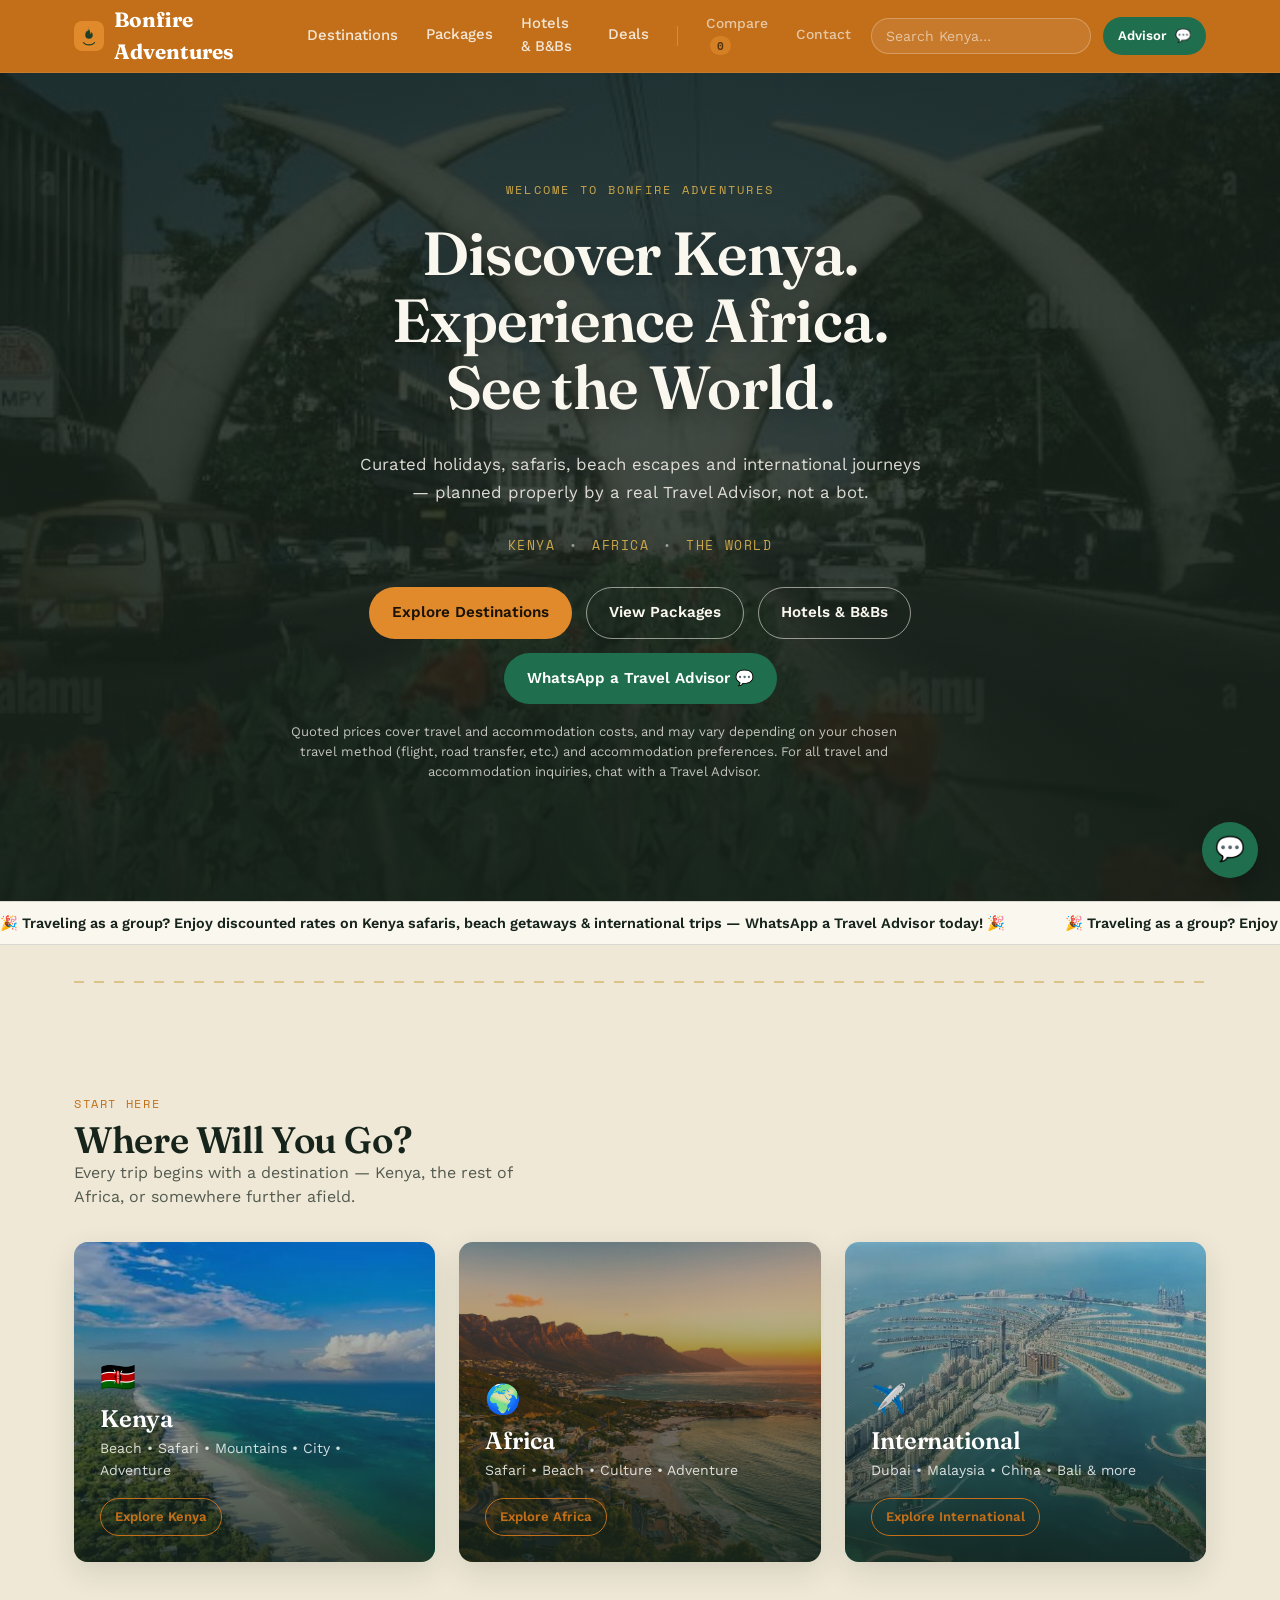
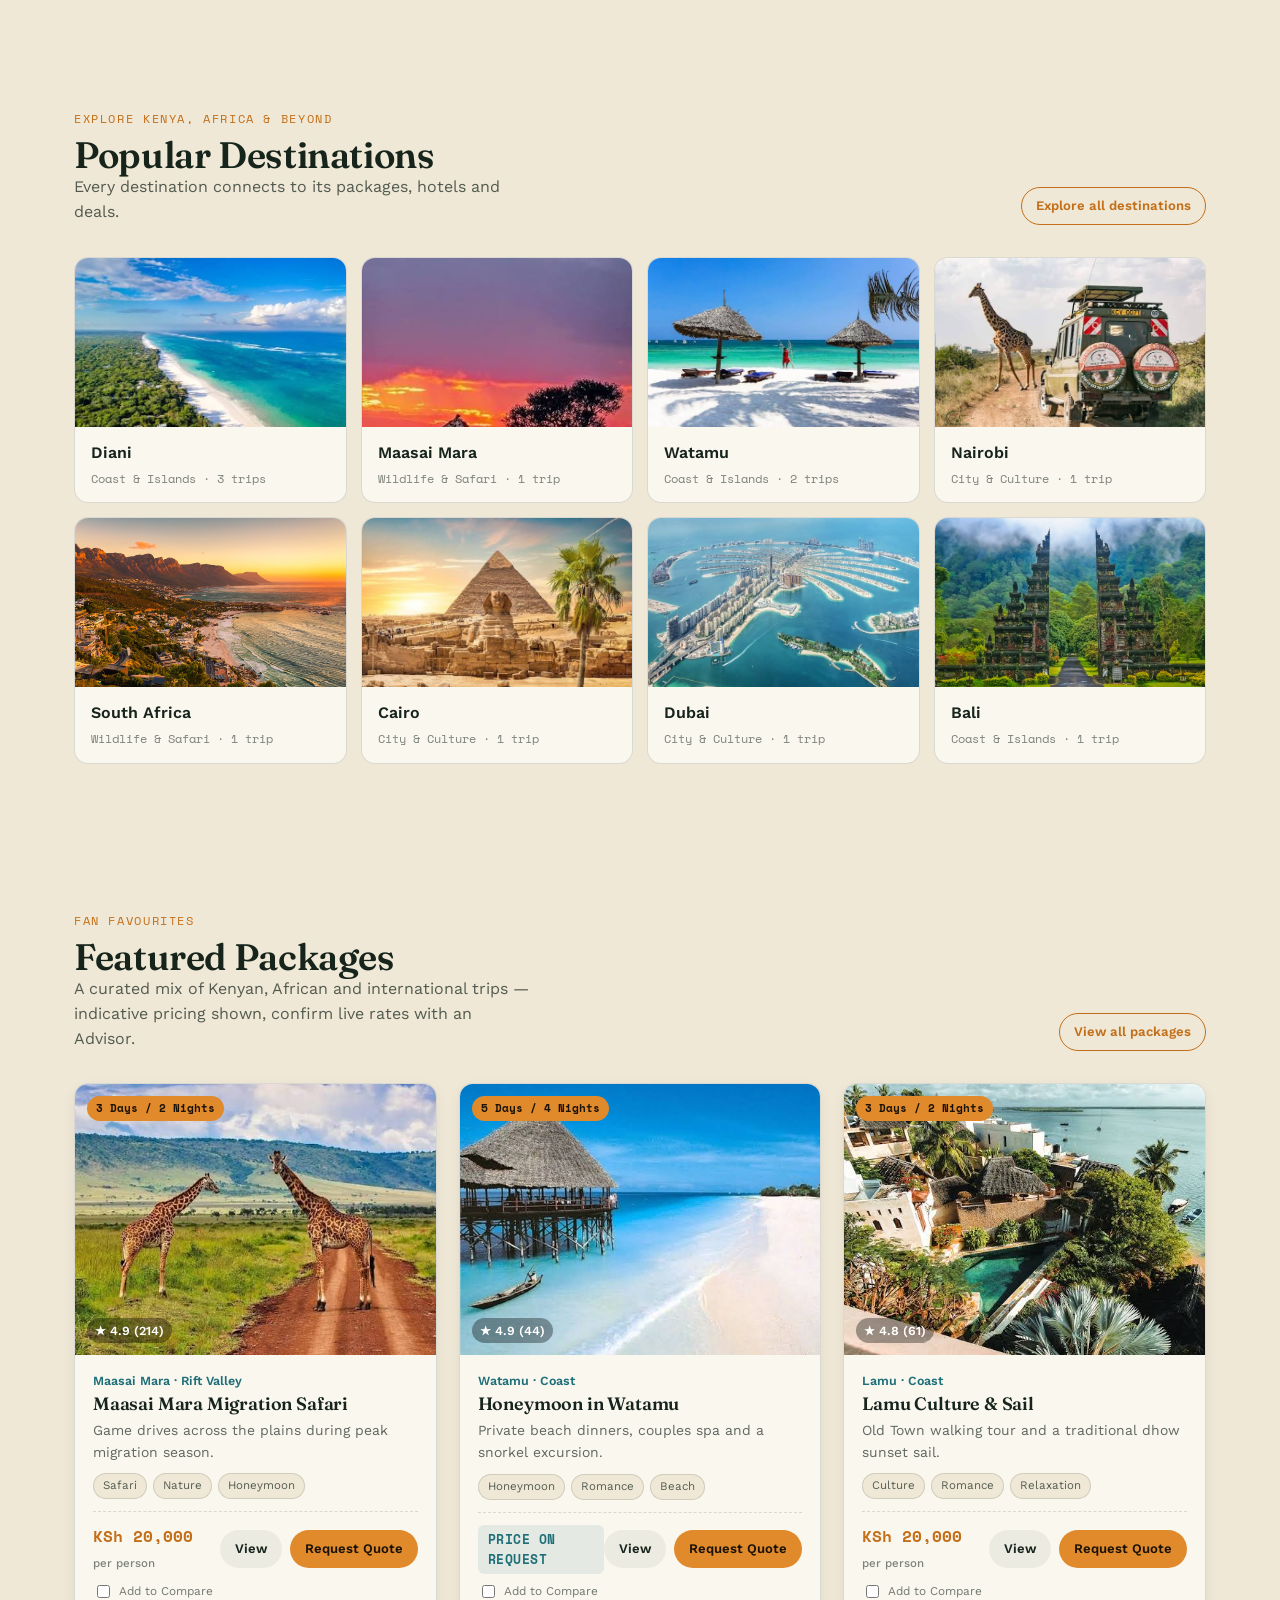
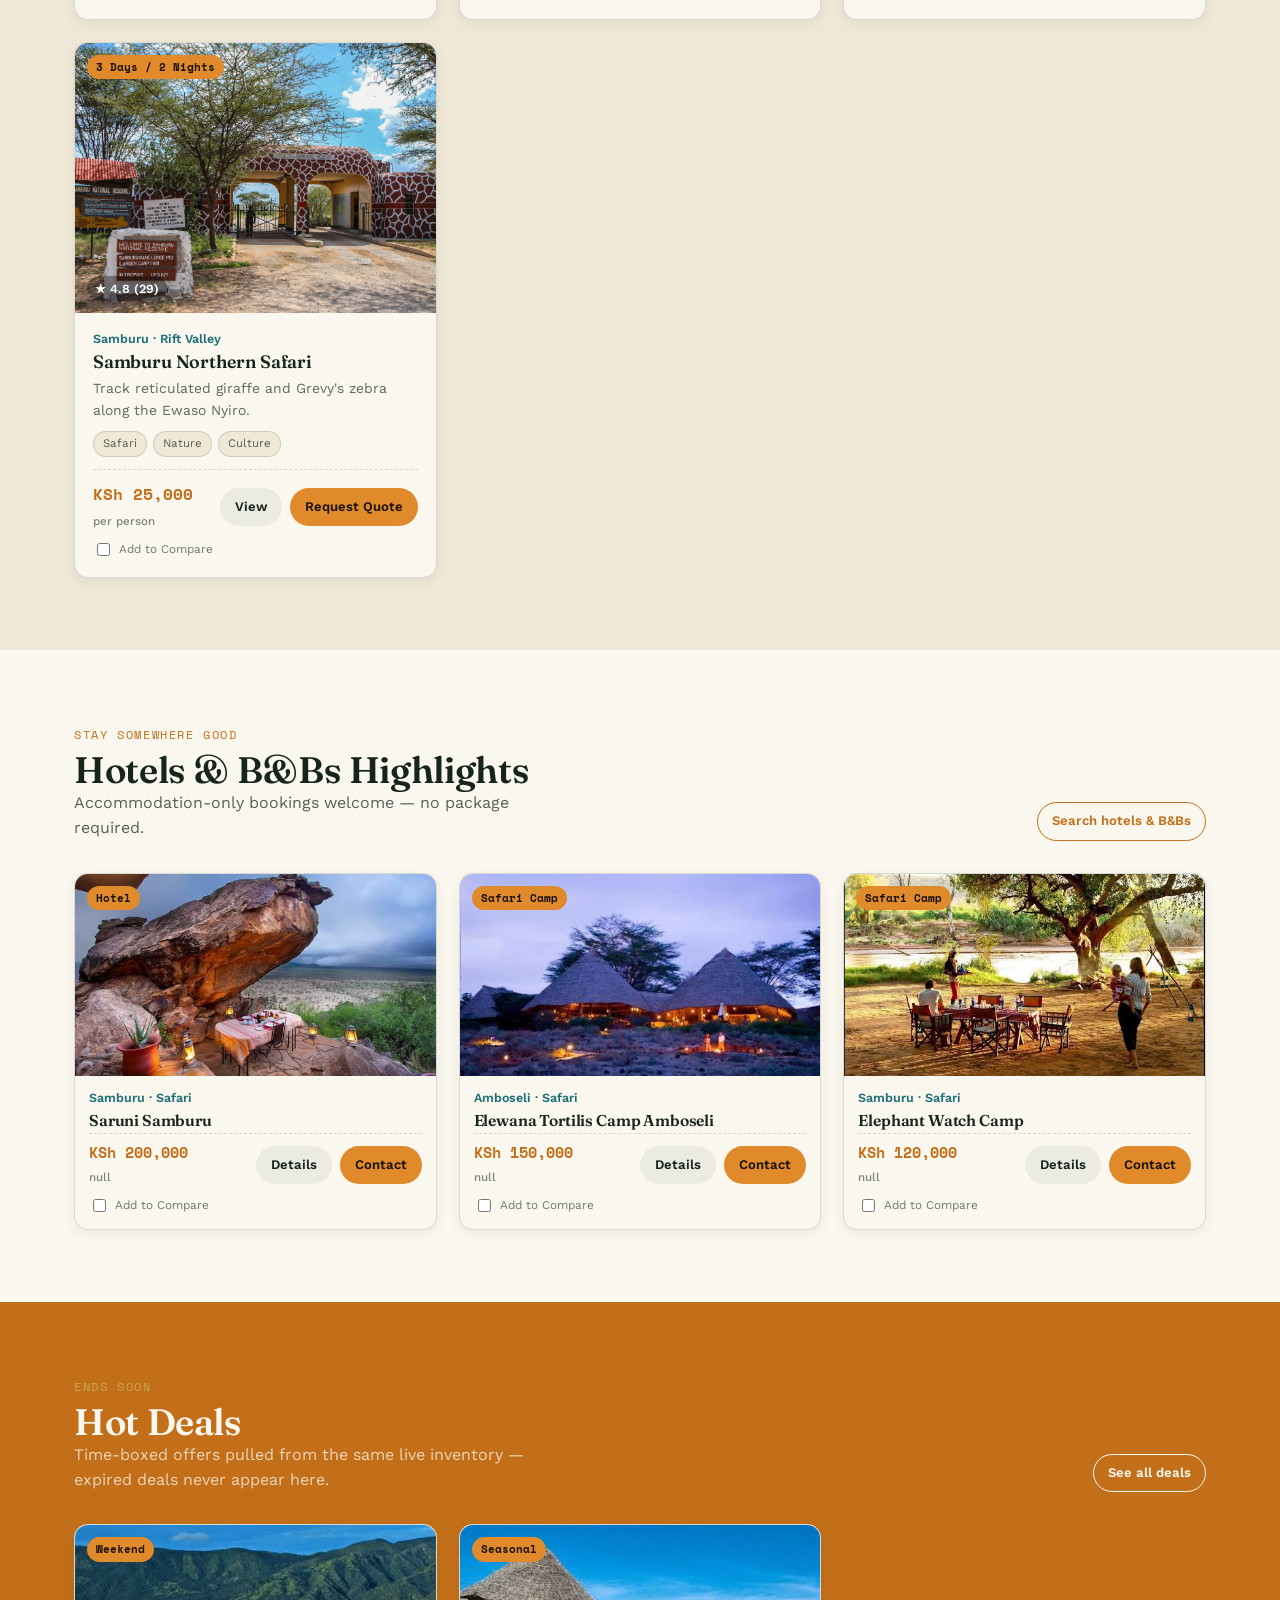
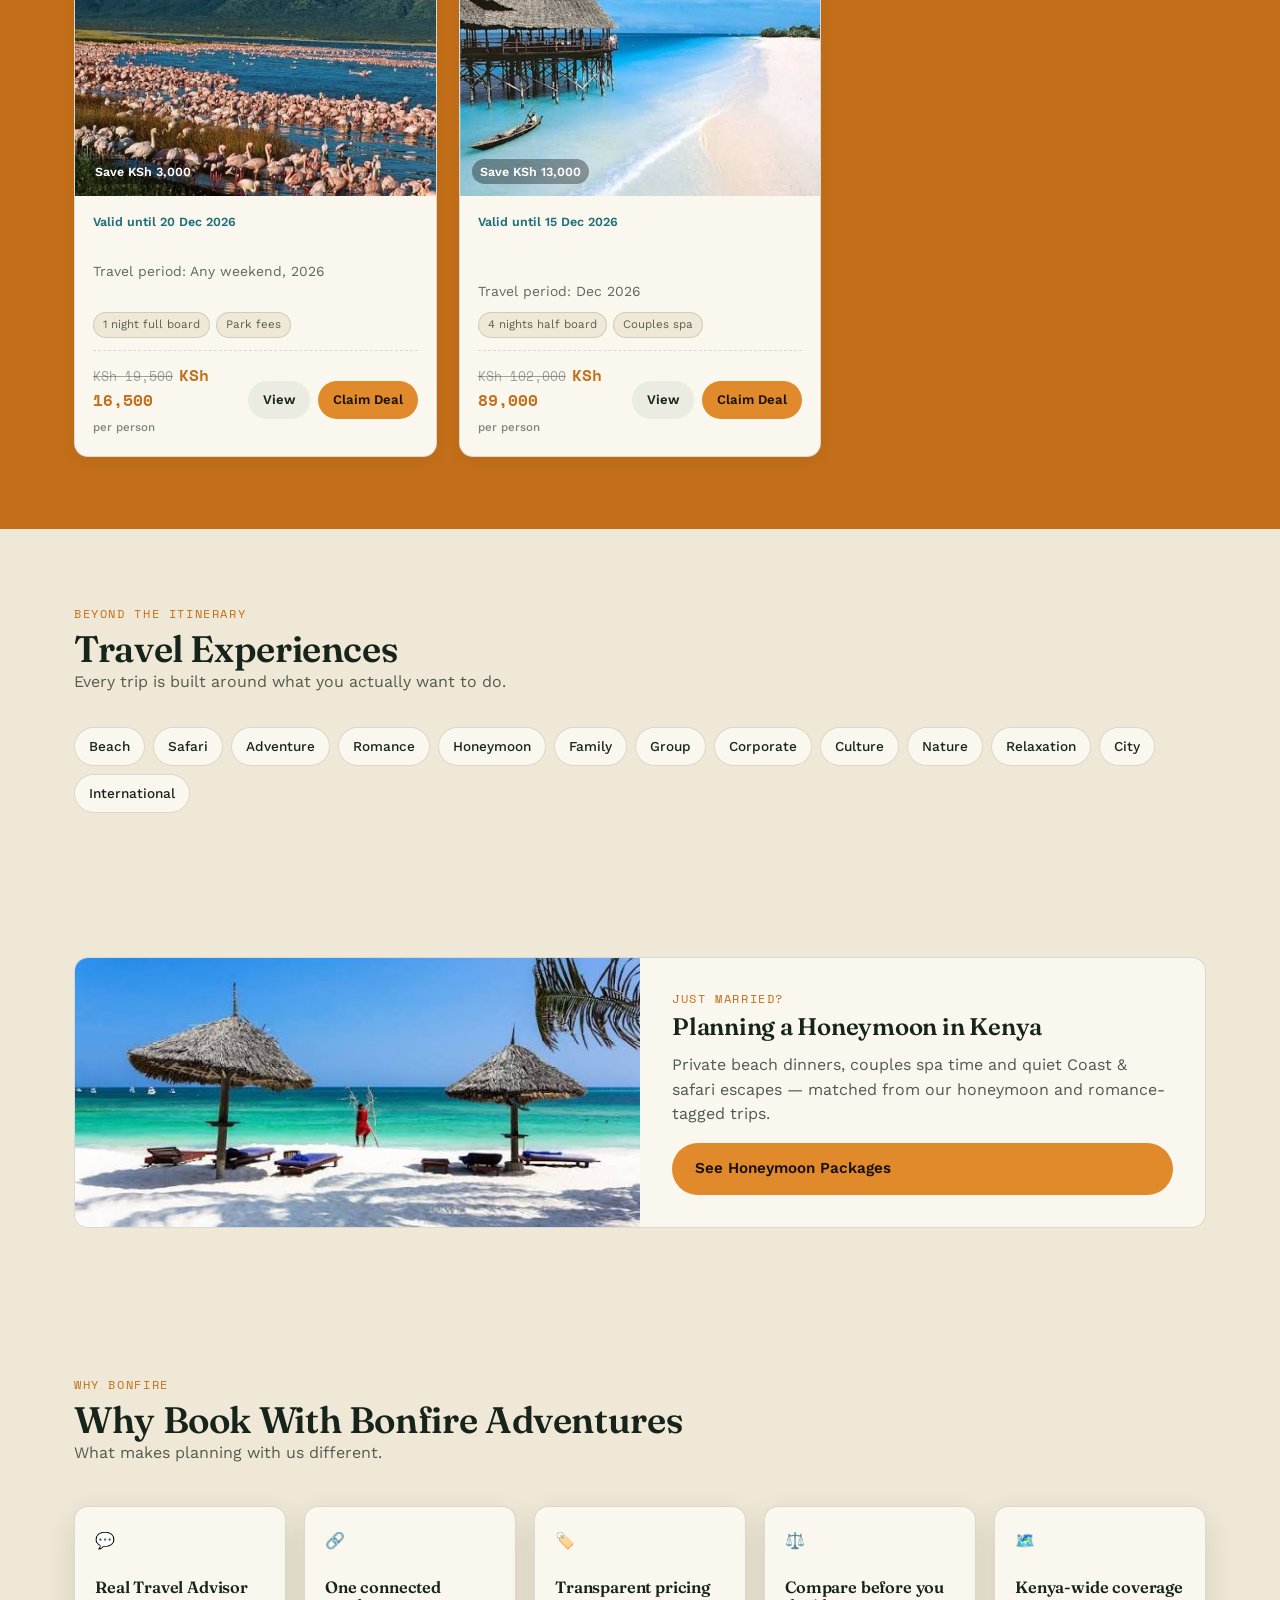
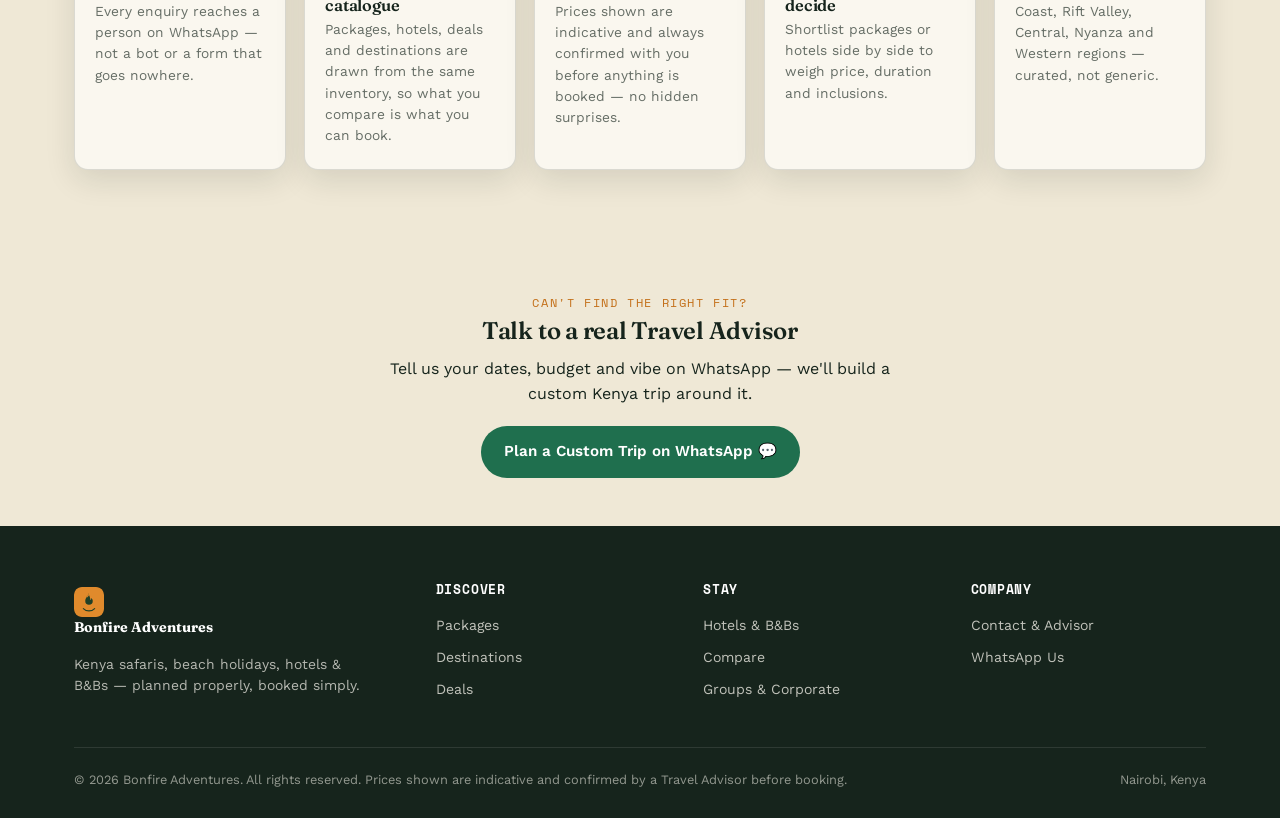
<file: index.html>
<!DOCTYPE html>
<html lang="en">
<head>
<!-- Google tag (gtag.js) -->
<script async src="https://www.googletagmanager.com/gtag/js?id=AW-18467768974"></script>
<script>
  window.dataLayer = window.dataLayer || [];
  function gtag(){dataLayer.push(arguments);}
  gtag('js', new Date());

  gtag('config', 'AW-18467768974');
</script>
<meta charset="UTF-8">
<meta name="viewport" content="width=device-width, initial-scale=1.0">
<title>Bonfire Adventures — Kenya, Africa & International Holidays</title>
<meta name="description" content="Discover Kenya, explore Africa and see the world with Bonfire Adventures — safaris, beach holidays, Dubai, Malaysia, China & Bali packages, hotels &amp; B&amp;Bs, hot deals and a Travel Advisor on WhatsApp.">
<meta property="og:title" content="Bonfire Adventures — Kenya, Africa & International Holidays">
<meta property="og:description" content="One connected platform for Kenyan safaris, African travel and international holidays — packages, hotels &amp; B&amp;Bs, deals and a real Travel Advisor.">
<meta property="og:type" content="website">
<meta property="og:url" content="https://www.YOUR-LIVE-DOMAIN-HERE.com/">
<meta property="og:image" content="https://www.YOUR-LIVE-DOMAIN-HERE.com/assets/images/hero/coast-02-palms-beach.jpg">
<meta property="og:site_name" content="Bonfire Adventures">
<meta name="twitter:card" content="summary_large_image">
<meta name="twitter:title" content="Bonfire Adventures — Kenya, Africa & International Holidays">
<meta name="twitter:description" content="One connected platform to discover Kenya: packages, hotels &amp; B&amp;Bs, deals and a real Travel Advisor.">
<meta name="twitter:image" content="https://www.YOUR-LIVE-DOMAIN-HERE.com/assets/images/hero/coast-02-palms-beach.jpg">
<link rel="canonical" href="https://www.YOUR-LIVE-DOMAIN-HERE.com/">
<link rel="stylesheet" href="styles.css?v=2">
<link rel="icon" type="image/svg+xml" href="assets/logos/bonfire-logo.svg">
<script type="application/ld+json">
{
  "@context": "https://schema.org",
  "@type": "TravelAgency",
  "name": "Bonfire Adventures",
  "url": "https://www.YOUR-LIVE-DOMAIN-HERE.com/",
  "logo": "https://www.YOUR-LIVE-DOMAIN-HERE.com/assets/logos/bonfire-logo.svg",
  "telephone": "+254753192833",
  "address": {
    "@type": "PostalAddress",
    "addressLocality": "Nairobi",
    "addressCountry": "KE"
  },
  "areaServed": "Kenya"
}
</script>
</head>
<body id="page-home">
<a class="skip-link" href="#main">Skip to content</a>

<header class="site-header">
  <div class="container">
    <a class="brand" href="index.html"><img src="assets/logos/bonfire-logo.svg" alt="Bonfire Adventures logo" class="brand-logo"> Bonfire Adventures</a>
    <nav class="main-nav" aria-label="Primary">
      <a href="pages/destinations.html">Destinations</a>
      <a href="pages/packages.html">Packages</a>
      <a href="pages/hotels.html">Hotels &amp; B&amp;Bs</a>
      <a href="pages/deals.html">Deals</a>
      <span class="nav-divider" aria-hidden="true"></span>
      <a href="pages/compare.html" class="nav-secondary">Compare <span class="compare-badge" data-compare-count>0</span></a>
      <a href="pages/contact.html" class="nav-secondary">Contact</a>
      <div class="header-search header-search--mobile">
        <input type="search" placeholder="Search Kenya…" aria-label="Global search" data-global-search>
        <div class="gs-results" hidden data-global-search-results></div>
      </div>
    </nav>
    <div class="header-actions">
      <div class="header-search">
        <input type="search" placeholder="Search Kenya…" aria-label="Global search" data-global-search>
        <div class="gs-results" hidden data-global-search-results></div>
      </div>
      <a class="btn btn-whatsapp btn-sm" data-whatsapp data-message="Hi, I'd like to speak with a Travel Advisor." target="_blank" rel="noopener"><span class="long">Advisor</span> 💬</a>
      <button class="nav-toggle" aria-label="Toggle menu" aria-expanded="false">☰</button>
    </div>
  </div>
</header>

<main id="main">

  <section class="hero" id="hero">
    <div class="hero-carousel" data-hero-carousel aria-hidden="true">
      <div class="hero-slide is-active" style="background-image:url('assets/images/hero/mombasa-05-aerial.jpg')"></div>
      <div class="hero-slide" style="background-image:url('assets/images/hero/coast-02-palms-beach.jpg')"></div>
      <div class="hero-slide" style="background-image:url('assets/images/hero/coast-01-camel.jpg')"></div>
      <div class="hero-slide" style="background-image:url('assets/images/hero/lamu-03-oldtown.jpg')"></div>
      <div class="hero-slide" style="background-image:url('assets/images/hero/coast-04-villa.jpg')"></div>
      <div class="hero-slide" style="background-image:url('assets/images/hero/coast-06-pool.jpg')"></div>
      <div class="hero-slide" style="background-image:url('assets/images/hero/mombasa-07-tusks.jpg')"></div>
    </div>
    <div class="hero-overlay"></div>

    <div class="container hero-intro">
      <p class="hero-kicker">Welcome to Bonfire Adventures</p>
      <h1 class="hero-headline">Discover Kenya.<br>Experience Africa.<br>See the World.</h1>
      <p class="hero-copy">
        Curated holidays, safaris, beach escapes and international journeys —
        planned properly by a real Travel Advisor, not a bot.
      </p>
      <p class="hero-tagline">Kenya <span>&bull;</span> Africa <span>&bull;</span> The World</p>
      <div class="hero-ctas">
        <a class="btn btn-primary" href="pages/destinations.html">Explore Destinations</a>
        <a class="btn btn-outline btn-outline--hero" href="pages/packages.html">View Packages</a>
        <a class="btn btn-outline btn-outline--hero" href="pages/hotels.html">Hotels &amp; B&amp;Bs</a>
        <a class="btn btn-whatsapp" data-whatsapp data-message="Hi, I'd like to speak with a Travel Advisor." target="_blank" rel="noopener">WhatsApp a Travel Advisor 💬</a>
      </div>
      <p class="hero-price-note">
        Quoted prices cover travel and accommodation costs, and may vary depending on your chosen travel method (flight, road transfer, etc.) and accommodation preferences.
        For all travel and accommodation inquiries, chat with a Travel Advisor.
      </p>
    </div>
  </section>

  <div class="marquee-banner" aria-label="Group travel discount announcement">
    <div class="marquee-track">
      <span>🎉 Traveling as a group? Enjoy discounted rates on Kenya safaris, beach getaways &amp; international trips — WhatsApp a Travel Advisor today! 🎉</span>
      <span>🎉 Traveling as a group? Enjoy discounted rates on Kenya safaris, beach getaways &amp; international trips — WhatsApp a Travel Advisor today! 🎉</span>
    </div>
  </div>

  <div class="container"><div class="journey-line" style="margin:36px 0;"></div></div>

  <section class="section" id="where-will-you-go">
    <div class="container">
      <div class="section-head">
        <div><span class="eyebrow">Start here</span><h2>Where Will You Go?</h2><p>Every trip begins with a destination — Kenya, the rest of Africa, or somewhere further afield.</p></div>
      </div>
      <div class="continent-grid">
        <a class="continent-card" href="pages/destinations.html?continent=Kenya">
          <div class="continent-card-bg" data-bg="assets/images/destinations/diani/diani-1.jpg"></div>
          <div class="continent-card-body">
            <span class="emoji">🇰🇪</span>
            <h3>Kenya</h3>
            <p>Beach &bull; Safari &bull; Mountains &bull; City &bull; Adventure</p>
            <span class="btn btn-outline btn-sm">Explore Kenya</span>
          </div>
        </a>
        <a class="continent-card" href="pages/destinations.html?continent=Africa">
          <div class="continent-card-bg" data-bg="assets/images/destinations/south-africa/south-africa-1.jpg"></div>
          <div class="continent-card-body">
            <span class="emoji">🌍</span>
            <h3>Africa</h3>
            <p>Safari &bull; Beach &bull; Culture &bull; Adventure</p>
            <span class="btn btn-outline btn-sm">Explore Africa</span>
          </div>
        </a>
        <a class="continent-card" href="pages/destinations.html?continent=International">
          <div class="continent-card-bg" data-bg="assets/images/destinations/dubai/dubai-1.jpg"></div>
          <div class="continent-card-body">
            <span class="emoji">✈️</span>
            <h3>International</h3>
            <p>Dubai &bull; Malaysia &bull; China &bull; Bali &amp; more</p>
            <span class="btn btn-outline btn-sm">Explore International</span>
          </div>
        </a>
      </div>
    </div>
  </section>

  <section class="section">
    <div class="container">
      <div class="section-head">
        <div><span class="eyebrow">Explore Kenya, Africa &amp; beyond</span><h2>Popular Destinations</h2><p>Every destination connects to its packages, hotels and deals.</p></div>
        <a class="btn btn-outline btn-sm" href="pages/destinations.html">Explore all destinations</a>
      </div>
      <div class="region-grid" data-home-destinations></div>
    </div>
  </section>

  <section class="section">
    <div class="container">
      <div class="section-head">
        <div><span class="eyebrow">Fan favourites</span><h2>Featured Packages</h2><p>A curated mix of Kenyan, African and international trips — indicative pricing shown, confirm live rates with an Advisor.</p></div>
        <a class="btn btn-outline btn-sm" href="pages/packages.html">View all packages</a>
      </div>
      <div class="card-grid" data-home-packages></div>
    </div>
  </section>

  <section class="section" style="background:var(--sand-lt);">
    <div class="container">
      <div class="section-head">
        <div><span class="eyebrow">Stay somewhere good</span><h2>Hotels &amp; B&amp;Bs Highlights</h2><p>Accommodation-only bookings welcome — no package required.</p></div>
        <a class="btn btn-outline btn-sm" href="pages/hotels.html">Search hotels &amp; B&amp;Bs</a>
      </div>
      <div class="card-grid" data-home-hotels></div>
    </div>
  </section>

  <section class="section section--deep" data-deals-section>
    <div class="container">
      <div class="section-head">
        <div><span class="eyebrow">Ends soon</span><h2>Hot Deals</h2><p>Time-boxed offers pulled from the same live inventory — expired deals never appear here.</p></div>
        <a class="btn btn-outline btn-sm" href="pages/deals.html">See all deals</a>
      </div>
      <div class="card-grid" data-home-deals></div>
    </div>
  </section>

  <section class="section">
    <div class="container">
      <div class="section-head">
        <div><span class="eyebrow">Beyond the itinerary</span><h2>Travel Experiences</h2><p>Every trip is built around what you actually want to do.</p></div>
      </div>
      <div class="chip-row" data-home-experiences></div>
    </div>
  </section>

  <section class="section">
    <div class="container">
      <div class="honeymoon-banner">
        <div class="honeymoon-banner-photo" data-bg="assets/images/destinations/watamu/watamu-1.jpg" role="img" aria-label="Honeymoon in Watamu"></div>
        <div class="honeymoon-banner-body">
          <span class="eyebrow">Just married?</span>
          <h2>Planning a Honeymoon in Kenya</h2>
          <p>Private beach dinners, couples spa time and quiet Coast &amp; safari escapes — matched from our honeymoon and romance-tagged trips.</p>
          <a class="btn btn-primary" href="pages/packages.html?experience=Honeymoon">See Honeymoon Packages</a>
        </div>
      </div>
    </div>
  </section>

  <section class="section">
    <div class="container">
      <div class="section-head">
        <div><span class="eyebrow">Why Bonfire</span><h2>Why Book With Bonfire Adventures</h2><p>What makes planning with us different.</p></div>
      </div>
      <div class="cta-grid cta-grid--five">
        <div class="cta-card"><div class="icon">💬</div><h3>Real Travel Advisor</h3><p>Every enquiry reaches a person on WhatsApp — not a bot or a form that goes nowhere.</p></div>
        <div class="cta-card"><div class="icon">🔗</div><h3>One connected catalogue</h3><p>Packages, hotels, deals and destinations are drawn from the same inventory, so what you compare is what you can book.</p></div>
        <div class="cta-card"><div class="icon">🏷️</div><h3>Transparent pricing</h3><p>Prices shown are indicative and always confirmed with you before anything is booked — no hidden surprises.</p></div>
        <div class="cta-card"><div class="icon">⚖️</div><h3>Compare before you decide</h3><p>Shortlist packages or hotels side by side to weigh price, duration and inclusions.</p></div>
        <div class="cta-card"><div class="icon">🗺️</div><h3>Kenya-wide coverage</h3><p>Coast, Rift Valley, Central, Nyanza and Western regions — curated, not generic.</p></div>
      </div>
    </div>
  </section>

  <section class="section section--tight">
    <div class="container text-center">
      <span class="eyebrow">Can't find the right fit?</span>
      <h2>Talk to a real Travel Advisor</h2>
      <p style="max-width:52ch;margin:0 auto 20px;">Tell us your dates, budget and vibe on WhatsApp — we'll build a custom Kenya trip around it.</p>
      <a class="btn btn-whatsapp" data-whatsapp data-message="Hi, I'd like help planning a custom Kenya trip." target="_blank" rel="noopener">Plan a Custom Trip on WhatsApp 💬</a>
    </div>
  </section>

</main>

<footer class="site-footer">
  <div class="container">
    <div class="footer-grid">
      <div>
        <a class="brand" href="index.html" style="color:#fff;margin-bottom:10px;"><img src="assets/logos/bonfire-logo.svg" alt="Bonfire Adventures logo" class="brand-logo"> Bonfire Adventures</a>
        <p style="font-size:.87rem;max-width:32ch;color:rgba(250,247,239,.7);">Kenya safaris, beach holidays, hotels &amp; B&amp;Bs — planned properly, booked simply.</p>
      </div>
      <div>
        <h4>Discover</h4>
        <a href="pages/packages.html">Packages</a>
        <a href="pages/destinations.html">Destinations</a>
        <a href="pages/deals.html">Deals</a>
      </div>
      <div>
        <h4>Stay</h4>
        <a href="pages/hotels.html">Hotels &amp; B&amp;Bs</a>
        <a href="pages/compare.html">Compare</a>
        <a href="pages/packages.html?traveller=Group">Groups &amp; Corporate</a>
      </div>
      <div>
        <h4>Company</h4>
        <a href="pages/contact.html">Contact &amp; Advisor</a>
        <a data-whatsapp data-message="Hi, I have a question about Bonfire Adventures." target="_blank" rel="noopener" href="#">WhatsApp Us</a>
      </div>
    </div>
    <div class="footer-bottom">
      <span>© <span data-year></span> Bonfire Adventures. All rights reserved. Prices shown are indicative and confirmed by a Travel Advisor before booking.</span>
      <span>Nairobi, Kenya</span>
    </div>
  </div>
</footer>

<a class="fab-whatsapp" data-whatsapp data-message="Hi, I'd like help planning a trip." target="_blank" rel="noopener" aria-label="Chat on WhatsApp">💬</a>

<script src="data.js?v=2"></script>
<script src="script.js?v=2"></script>
<script>
  (function () {
    // popular packages: top rated, 4 items
    var popular = BONFIRE_DATA.PACKAGES.slice().sort(function (a, b) { return b.rating - a.rating; }).slice(0, 4);
    document.querySelector('[data-home-packages]').innerHTML = popular.map(Bonfire.packageCardHTML).join('');

    // hot deals: active only, 3 items — hide the whole section if none are
    // currently active, rather than showing an empty grid under a header.
    var deals = BONFIRE_DATA.getActiveDeals().slice(0, 3);
    if (deals.length) {
      document.querySelector('[data-home-deals]').innerHTML = deals.map(Bonfire.dealCardHTML).join('');
    } else {
      document.querySelector('[data-deals-section]').hidden = true;
    }

    // popular destinations: a curated mix spanning Kenya, Africa & International
    // so the homepage reflects all three Destinations categories, not just Kenya.
    var destWrap = document.querySelector('[data-home-destinations]');
    var popularDestIds = ['diani', 'maasai-mara', 'watamu', 'nairobi', 'south-africa', 'cairo', 'dubai', 'bali'];
    popularDestIds.map(function (id) { return BONFIRE_DATA.getDestinationById(id); }).filter(Boolean).forEach(function (d) {
      var count = BONFIRE_DATA.PACKAGES.filter(function (p) { return p.destinationId === d.id; }).length;
      var img = d.images && d.images[0] ? d.images[0].src : '';
      var body = d.name + '<span class="count">' + d.category + ' · ' + count + ' trip' + (count === 1 ? '' : 's') + '</span>';
      var a = document.createElement('a');
      a.href = 'pages/destinations.html?id=' + d.id;
      if (img) {
        a.className = 'region-tile region-tile--photo';
        a.innerHTML = '<div class="region-tile-media" data-bg="' + img + '" role="img" aria-label="' + d.name + '"></div>' +
          '<div class="region-tile-body">' + body + '</div>';
      } else {
        a.className = 'region-tile';
        a.innerHTML = body;
      }
      destWrap.appendChild(a);
    });

    // hotel highlights: top rated, 3 items
    var hotels = BONFIRE_DATA.HOTELS.filter(function (h) { return h.price != null; }).sort(function (a, b) { return b.price - a.price; }).slice(0, 3);
    document.querySelector('[data-home-hotels]').innerHTML = hotels.map(Bonfire.hotelCardHTML).join('');

    // experiences chip row (links into packages, filtered by experience)
    var expWrap = document.querySelector('[data-home-experiences]');
    BONFIRE_DATA.EXPERIENCES.forEach(function (e) {
      var a = document.createElement('a');
      a.className = 'chip'; a.href = 'pages/packages.html?experience=' + encodeURIComponent(e);
      a.textContent = e;
      expWrap.appendChild(a);
    });

    Bonfire.initWhatsAppButtons();
    Bonfire.initLazyBackgrounds();

    // hero destination photo carousel — fade transition, autoplay, swipe support
    (function heroCarousel() {
      var track = document.querySelector('[data-hero-carousel]');
      if (!track) return;
      var slides = Array.prototype.slice.call(track.querySelectorAll('.hero-slide'));
      if (slides.length < 2) return;
      var current = 0;
      var timer = null;
      var INTERVAL = 5000;

      function goTo(index) {
        slides[current].classList.remove('is-active');
        current = (index + slides.length) % slides.length;
        slides[current].classList.add('is-active');
      }
      function next() { goTo(current + 1); }
      function restart() {
        if (timer) clearInterval(timer);
        timer = setInterval(next, INTERVAL);
      }
      restart();

      // touch/swipe support
      var startX = null;
      track.addEventListener('touchstart', function (e) { startX = e.touches[0].clientX; }, { passive: true });
      track.addEventListener('touchend', function (e) {
        if (startX === null) return;
        var diff = e.changedTouches[0].clientX - startX;
        if (Math.abs(diff) > 40) {
          diff < 0 ? goTo(current + 1) : goTo(current - 1);
          restart();
        }
        startX = null;
      }, { passive: true });
    })();
  })();
</script>
</body>
</html>
</file>
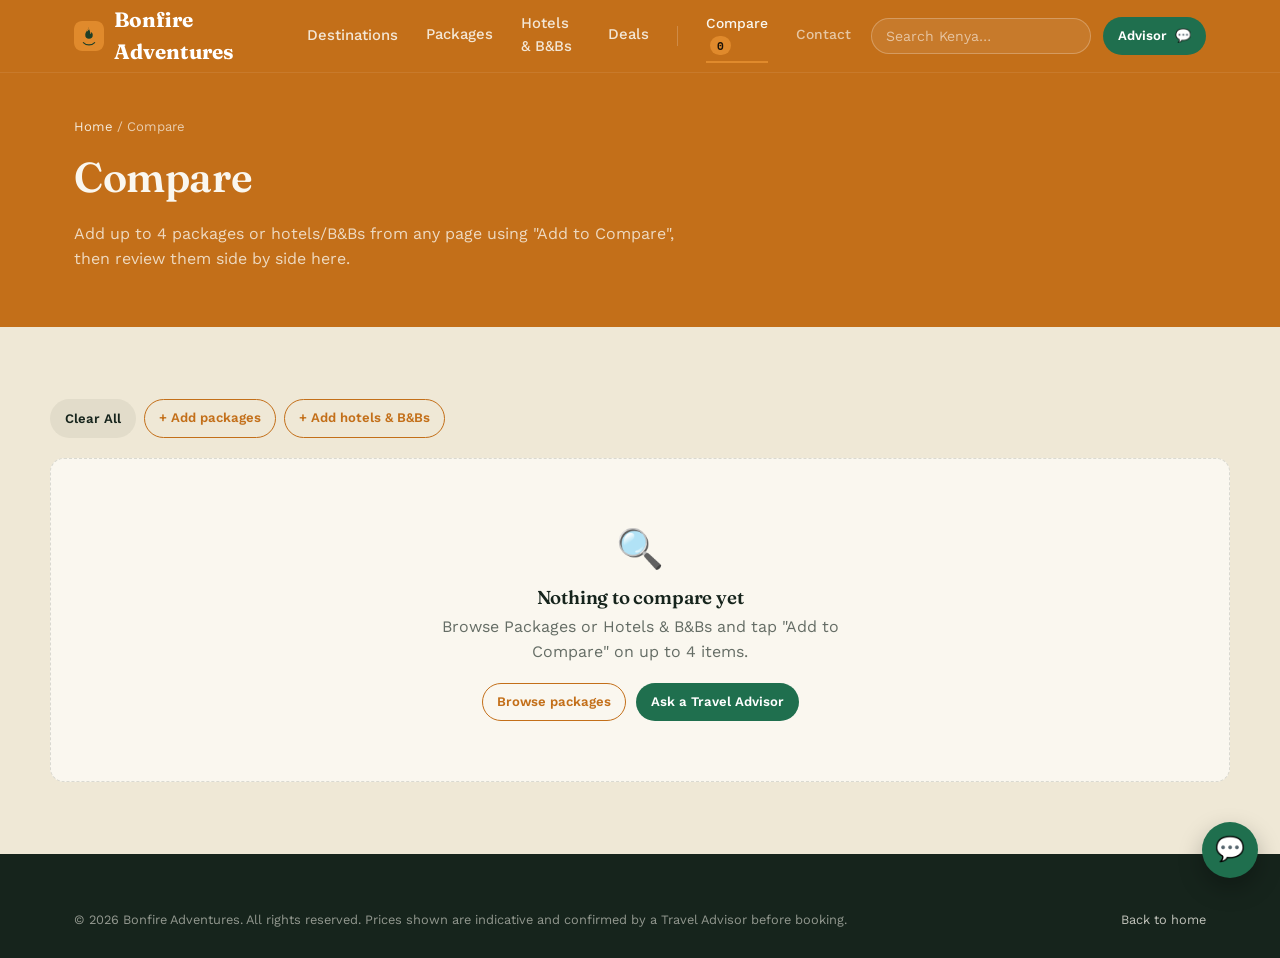
<file: pages/compare.html>
<!DOCTYPE html>
<html lang="en">
<head>
<!-- Google tag (gtag.js) -->
<script async src="https://www.googletagmanager.com/gtag/js?id=AW-18467768974"></script>
<script>
  window.dataLayer = window.dataLayer || [];
  function gtag(){dataLayer.push(arguments);}
  gtag('js', new Date());

  gtag('config', 'AW-18467768974');
</script>
<meta charset="UTF-8">
<meta name="viewport" content="width=device-width, initial-scale=1.0">
<title>Compare — Bonfire Adventures</title>
<meta name="description" content="Compare up to four Bonfire Adventures packages or hotels side by side — price, duration, inclusions, amenities and rating.">
<link rel="canonical" href="https://www.YOUR-LIVE-DOMAIN-HERE.com/pages/compare.html">
<meta property="og:title" content="Compare — Bonfire Adventures">
<meta property="og:description" content="Compare up to four Bonfire Adventures packages or hotels side by side — price, duration, inclusions, amenities and rating.">
<meta property="og:type" content="website">
<meta property="og:url" content="https://www.YOUR-LIVE-DOMAIN-HERE.com/pages/compare.html">
<meta property="og:image" content="https://www.YOUR-LIVE-DOMAIN-HERE.com/assets/images/hero/coast-04-villa.jpg">
<meta property="og:site_name" content="Bonfire Adventures">
<meta name="twitter:card" content="summary_large_image">
<meta name="twitter:title" content="Compare — Bonfire Adventures">
<meta name="twitter:description" content="Compare up to four Bonfire Adventures packages or hotels side by side — price, duration, inclusions, amenities and rating.">
<meta name="twitter:image" content="https://www.YOUR-LIVE-DOMAIN-HERE.com/assets/images/hero/coast-04-villa.jpg">
<link rel="stylesheet" href="../styles.css?v=2">
<link rel="icon" type="image/svg+xml" href="../assets/logos/bonfire-logo.svg">
</head>
<body id="page-compare">
<a class="skip-link" href="#main">Skip to content</a>

<header class="site-header">
  <div class="container">
    <a class="brand" href="../index.html"><img src="../assets/logos/bonfire-logo.svg" alt="Bonfire Adventures logo" class="brand-logo"> Bonfire Adventures</a>
    <nav class="main-nav" aria-label="Primary">
      <a href="destinations.html">Destinations</a>
      <a href="packages.html">Packages</a>
      <a href="hotels.html">Hotels &amp; B&amp;Bs</a>
      <a href="deals.html">Deals</a>
      <span class="nav-divider" aria-hidden="true"></span>
      <a href="compare.html" class="nav-secondary is-active">Compare <span class="compare-badge" data-compare-count>0</span></a>
      <a href="contact.html" class="nav-secondary">Contact</a>
      <div class="header-search header-search--mobile">
        <input type="search" placeholder="Search Kenya…" aria-label="Global search" data-global-search>
        <div class="gs-results" hidden data-global-search-results></div>
      </div>
    </nav>
    <div class="header-actions">
      <div class="header-search">
        <input type="search" placeholder="Search Kenya…" aria-label="Global search" data-global-search>
        <div class="gs-results" hidden data-global-search-results></div>
      </div>
      <a class="btn btn-whatsapp btn-sm" data-whatsapp data-message="Hi, I'd like to speak with a Travel Advisor." target="_blank" rel="noopener"><span class="long">Advisor</span> 💬</a>
      <button class="nav-toggle" aria-label="Toggle menu" aria-expanded="false">☰</button>
    </div>
  </div>
</header>

<main id="main">
  <div class="page-hero">
    <div class="container">
      <div class="breadcrumbs" style="color:rgba(250,247,239,.7);"><a href="../index.html" style="color:rgba(250,247,239,.9);">Home</a> / Compare</div>
      <h1>Compare</h1>
      <p>Add up to 4 packages or hotels/B&amp;Bs from any page using "Add to Compare", then review them side by side here.</p>
    </div>
  </div>

  <div class="container section">
    <div class="chip-row" style="margin-bottom:20px;">
      <button class="btn btn-ghost btn-sm" id="clear-all">Clear All</button>
      <a class="btn btn-outline btn-sm" href="packages.html">+ Add packages</a>
      <a class="btn btn-outline btn-sm" href="hotels.html">+ Add hotels &amp; B&amp;Bs</a>
    </div>
    <div id="compare-wrap"></div>
  </div>
</main>

<footer class="site-footer">
  <div class="container">
    <div class="footer-bottom">
      <span>© <span data-year></span> Bonfire Adventures. All rights reserved. Prices shown are indicative and confirmed by a Travel Advisor before booking.</span>
      <a href="../index.html" style="color:rgba(250,247,239,.75);">Back to home</a>
    </div>
  </div>
</footer>

<a class="fab-whatsapp" data-whatsapp data-message="Hi, I'd like help choosing between a few options." target="_blank" rel="noopener" aria-label="Chat on WhatsApp">💬</a>

<script src="../data.js?v=2"></script>
<script src="../script.js?v=2"></script>
<script>
(function () {
  function itemFor(entry) {
    return entry.type === 'package' ? BONFIRE_DATA.getPackageById(entry.id) : BONFIRE_DATA.getHotelById(entry.id);
  }

  function render() {
    const list = Bonfire.getCompareList().map(function (e) { return { entry: e, item: itemFor(e) }; }).filter(function (x) { return x.item; });
    const wrap = document.getElementById('compare-wrap');

    if (!list.length) {
      wrap.innerHTML = Bonfire.emptyStateHTML({ icon: '🔍', title: 'Nothing to compare yet', text: 'Browse Packages or Hotels & B&Bs and tap "Add to Compare" on up to 4 items.', altHref: 'packages.html', altLabel: 'Browse packages' });
      return;
    }

    const packages = list.filter(function (x) { return x.entry.type === 'package'; });
    const hotels = list.filter(function (x) { return x.entry.type === 'hotel'; });

    let html = '';
    if (packages.length) html += renderTable('Packages', packages, packageRows);
    if (hotels.length) html += renderTable('Hotels & B&Bs', hotels, hotelRows);
    wrap.innerHTML = html;

    document.querySelectorAll('[data-remove]').forEach(function (btn) {
      btn.addEventListener('click', function () {
        Bonfire.removeFromCompare(btn.getAttribute('data-type'), btn.getAttribute('data-id'));
        render();
      });
    });
  }

  function renderTable(title, items, rowsFn) {
    const rows = rowsFn();
    let html = '<h2>' + title + '</h2><div class="compare-table-wrap"><table class="compare-table"><thead><tr><th>Field</th>';
    items.forEach(function (x) { html += '<th>' + x.item.name + '<br><button class="compare-remove" data-remove data-type="' + x.entry.type + '" data-id="' + x.entry.id + '">Remove</button></th>'; });
    for (let i = items.length; i < 4; i++) html += '<th class="slot-empty">Empty slot</th>';
    html += '</tr></thead><tbody>';
    rows.forEach(function (row) {
      html += '<tr><th>' + row.label + '</th>';
      items.forEach(function (x) { html += '<td>' + row.value(x.item) + '</td>'; });
      for (let i = items.length; i < 4; i++) html += '<td class="slot-empty">—</td>';
      html += '</tr>';
    });
    html += '</tbody></table></div><br>';
    return html;
  }

  function packageRows() {
    return [
      { label: 'Destination', value: function (p) { const d = BONFIRE_DATA.getDestinationById(p.destinationId); return d ? d.name : p.region; } },
      { label: 'Duration', value: function (p) { return p.duration; } },
      { label: 'Price', value: function (p) { return Bonfire.formatKES(p.price) + ' ' + p.priceBasis; } },
      { label: 'Accommodation', value: function (p) { return p.accommodation; } },
      { label: 'Transport', value: function (p) { return p.transport; } },
      { label: 'Meals', value: function (p) { return p.meals; } },
      { label: 'Inclusions', value: function (p) { return p.inclusions.join(', '); } },
      { label: 'Exclusions', value: function (p) { return p.exclusions.join(', '); } },
      { label: 'Rating', value: function (p) { return '★ ' + p.rating + ' (' + p.reviewCount + ')'; } },
      { label: '', value: function (p) { return '<a class="btn btn-primary btn-sm" href="packages.html?id=' + p.id + '">View / Select</a>'; } }
    ];
  }

  function hotelRows() {
    return [
      { label: 'Location', value: function (h) { return h.town + ', ' + h.region; } },
      { label: 'Price', value: function (h) { return h.price ? (Bonfire.formatKES(h.price) + ' ' + h.priceBasis) : 'Check Availability'; } },
      { label: 'Type', value: function (h) { return h.accommodationType; } },
      { label: 'Board basis', value: function (h) { return h.boardBasis || 'Not specified'; } },
      { label: 'Amenities', value: function (h) { return (h.amenities || []).join(', '); } },
      { label: 'Cancellation policy', value: function () { return 'Standard — confirm with Advisor'; } },
      { label: 'Availability', value: function (h) { return h.availabilityStatus; } },
      { label: '', value: function (h) { return '<a class="btn btn-primary btn-sm" href="hotels.html?id=' + h.id + '">View / Select</a>'; } }
    ];
  }

  document.getElementById('clear-all').addEventListener('click', function () { Bonfire.clearCompare(); render(); });
  render();
})();
</script>
</body>
</html>
</file>
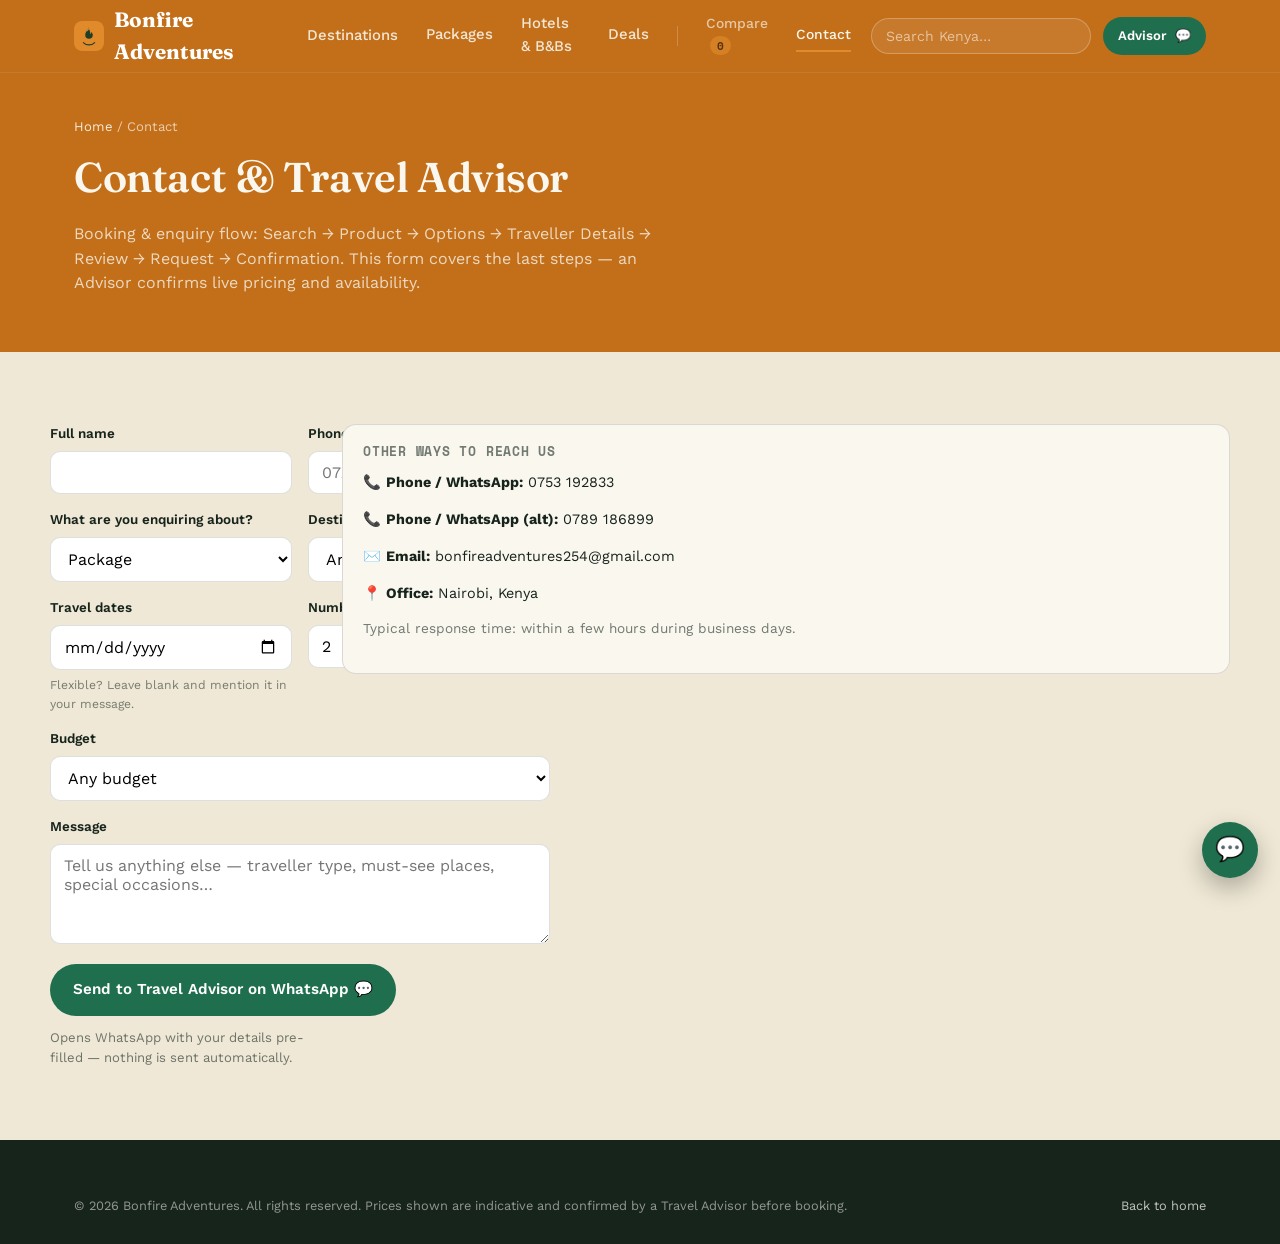
<file: pages/contact.html>
<!DOCTYPE html>
<html lang="en">
<head>
<!-- Google tag (gtag.js) -->
<script async src="https://www.googletagmanager.com/gtag/js?id=AW-18467768974"></script>
<script>
  window.dataLayer = window.dataLayer || [];
  function gtag(){dataLayer.push(arguments);}
  gtag('js', new Date());

  gtag('config', 'AW-18467768974');
</script>
<meta charset="UTF-8">
<meta name="viewport" content="width=device-width, initial-scale=1.0">
<title>Contact &amp; Travel Advisor — Bonfire Adventures</title>
<meta name="description" content="Reach a Bonfire Adventures Travel Advisor on WhatsApp or send an enquiry — plan packages, hotels, groups or custom trips.">
<link rel="canonical" href="https://www.YOUR-LIVE-DOMAIN-HERE.com/pages/contact.html">
<meta property="og:title" content="Contact &amp; Travel Advisor — Bonfire Adventures">
<meta property="og:description" content="Reach a Bonfire Adventures Travel Advisor on WhatsApp or send an enquiry — plan packages, hotels, groups or custom trips.">
<meta property="og:type" content="website">
<meta property="og:url" content="https://www.YOUR-LIVE-DOMAIN-HERE.com/pages/contact.html">
<meta property="og:image" content="https://www.YOUR-LIVE-DOMAIN-HERE.com/assets/images/hero/coast-06-pool.jpg">
<meta property="og:site_name" content="Bonfire Adventures">
<meta name="twitter:card" content="summary_large_image">
<meta name="twitter:title" content="Contact &amp; Travel Advisor — Bonfire Adventures">
<meta name="twitter:description" content="Reach a Bonfire Adventures Travel Advisor on WhatsApp or send an enquiry — plan packages, hotels, groups or custom trips.">
<meta name="twitter:image" content="https://www.YOUR-LIVE-DOMAIN-HERE.com/assets/images/hero/coast-06-pool.jpg">
<link rel="stylesheet" href="../styles.css?v=2">
<link rel="icon" type="image/svg+xml" href="../assets/logos/bonfire-logo.svg">
</head>
<body id="page-contact">
<a class="skip-link" href="#main">Skip to content</a>

<header class="site-header">
  <div class="container">
    <a class="brand" href="../index.html"><img src="../assets/logos/bonfire-logo.svg" alt="Bonfire Adventures logo" class="brand-logo"> Bonfire Adventures</a>
    <nav class="main-nav" aria-label="Primary">
      <a href="destinations.html">Destinations</a>
      <a href="packages.html">Packages</a>
      <a href="hotels.html">Hotels &amp; B&amp;Bs</a>
      <a href="deals.html">Deals</a>
      <span class="nav-divider" aria-hidden="true"></span>
      <a href="compare.html" class="nav-secondary">Compare <span class="compare-badge" data-compare-count>0</span></a>
      <a href="contact.html" class="nav-secondary is-active">Contact</a>
      <div class="header-search header-search--mobile">
        <input type="search" placeholder="Search Kenya…" aria-label="Global search" data-global-search>
        <div class="gs-results" hidden data-global-search-results></div>
      </div>
    </nav>
    <div class="header-actions">
      <div class="header-search">
        <input type="search" placeholder="Search Kenya…" aria-label="Global search" data-global-search>
        <div class="gs-results" hidden data-global-search-results></div>
      </div>
      <a class="btn btn-whatsapp btn-sm" data-whatsapp data-message="Hi, I'd like to speak with a Travel Advisor." target="_blank" rel="noopener"><span class="long">Advisor</span> 💬</a>
      <button class="nav-toggle" aria-label="Toggle menu" aria-expanded="false">☰</button>
    </div>
  </div>
</header>

<main id="main">
  <div class="page-hero">
    <div class="container">
      <div class="breadcrumbs" style="color:rgba(250,247,239,.7);"><a href="../index.html" style="color:rgba(250,247,239,.9);">Home</a> / Contact</div>
      <h1>Contact &amp; Travel Advisor</h1>
      <p>Booking &amp; enquiry flow: Search → Product → Options → Traveller Details → Review → Request → Confirmation. This form covers the last steps — an Advisor confirms live pricing and availability.</p>
    </div>
  </div>

  <div class="container section">
    <div class="layout-split">
      <div>
        <form id="enquiry-form" novalidate>
          <div class="form-grid">
            <div class="form-field">
              <label for="c-name">Full name</label>
              <input type="text" id="c-name" required>
              <span class="error-text" id="err-name">Please enter your name.</span>
            </div>
            <div class="form-field">
              <label for="c-phone">Phone / WhatsApp number</label>
              <input type="tel" id="c-phone" required placeholder="07XX XXX XXX">
              <span class="error-text" id="err-phone">Please enter a valid phone number.</span>
            </div>
            <div class="form-field">
              <label for="c-product">What are you enquiring about?</label>
              <select id="c-product">
                <option>Package</option>
                <option>Hotel / B&amp;B</option>
                <option>Custom trip</option>
                <option>Group / Corporate</option>
                <option>General question</option>
              </select>
            </div>
            <div class="form-field">
              <label for="c-dest">Destination</label>
              <select id="c-dest"><option value="">Anywhere</option></select>
            </div>
            <div class="form-field">
              <label for="c-dates">Travel dates</label>
              <input type="date" id="c-dates">
              <span class="hint">Flexible? Leave blank and mention it in your message.</span>
            </div>
            <div class="form-field">
              <label for="c-travellers">Number of travellers</label>
              <input type="number" id="c-travellers" min="1" value="2">
            </div>
            <div class="form-field full">
              <label for="c-budget">Budget</label>
              <select id="c-budget"><option value="">Any budget</option></select>
            </div>
            <div class="form-field full">
              <label for="c-message">Message</label>
              <textarea id="c-message" rows="4" placeholder="Tell us anything else — traveller type, must-see places, special occasions…"></textarea>
            </div>
          </div>
          <div style="margin-top:20px;display:flex;gap:12px;flex-wrap:wrap;">
            <a class="btn btn-whatsapp" id="c-submit" data-analytics="advisor-request" target="_blank" rel="noopener">Send to Travel Advisor on WhatsApp 💬</a>
            <span style="font-size:.82rem;color:rgba(22,36,28,.6);align-self:center;">Opens WhatsApp with your details pre-filled — nothing is sent automatically.</span>
          </div>
        </form>
      </div>

      <aside class="filters" style="position:static;">
        <h4>Other ways to reach us</h4>
        <p style="font-size:.9rem;">📞 <strong>Phone / WhatsApp:</strong> 0753 192833</p>
        <p style="font-size:.9rem;">📞 <strong>Phone / WhatsApp (alt):</strong> 0789 186899</p>
        <p style="font-size:.9rem;">✉️ <strong>Email:</strong> bonfireadventures254@gmail.com</p>
        <p style="font-size:.9rem;">📍 <strong>Office:</strong> Nairobi, Kenya</p>
        <p style="font-size:.85rem;color:rgba(22,36,28,.6);">Typical response time: within a few hours during business days.</p>
      </aside>
    </div>
  </div>
</main>

<footer class="site-footer">
  <div class="container">
    <div class="footer-bottom">
      <span>© <span data-year></span> Bonfire Adventures. All rights reserved. Prices shown are indicative and confirmed by a Travel Advisor before booking.</span>
      <a href="../index.html" style="color:rgba(250,247,239,.75);">Back to home</a>
    </div>
  </div>
</footer>

<a class="fab-whatsapp" data-whatsapp data-message="Hi, I'd like to speak with a Travel Advisor." target="_blank" rel="noopener" aria-label="Chat on WhatsApp">💬</a>

<script src="../data.js?v=2"></script>
<script src="../script.js?v=2"></script>
<script>
(function () {
  function populateSelect(sel, items, valueFn, labelFn) {
    items.forEach(function (i) {
      const o = document.createElement('option'); o.value = valueFn(i); o.textContent = labelFn(i); sel.appendChild(o);
    });
  }
  populateSelect(document.getElementById('c-dest'), BONFIRE_DATA.DESTINATIONS, function (d) { return d.name; }, function (d) { return d.name; });
  populateSelect(document.getElementById('c-budget'), BONFIRE_DATA.BUDGET_BANDS, function (b) { return b.label; }, function (b) { return b.label; });

  function validate() {
    let ok = true;
    const name = document.getElementById('c-name');
    const phone = document.getElementById('c-phone');
    document.getElementById('err-name').classList.toggle('is-visible', !name.value.trim());
    name.classList.toggle('form-error', !name.value.trim());
    if (!name.value.trim()) ok = false;
    const phoneOk = /^[0-9+\s-]{7,}$/.test(phone.value.trim());
    document.getElementById('err-phone').classList.toggle('is-visible', !phoneOk);
    phone.classList.toggle('form-error', !phoneOk);
    if (!phoneOk) ok = false;
    return ok;
  }

  document.getElementById('c-submit').addEventListener('click', function (e) {
    e.preventDefault();
    if (!validate()) return;
    const details = {
      product: document.getElementById('c-product').value,
      destination: document.getElementById('c-dest').value,
      dates: document.getElementById('c-dates').value || 'Flexible',
      travellers: document.getElementById('c-travellers').value,
      budget: document.getElementById('c-budget').value,
      custom: 'Name: ' + document.getElementById('c-name').value + '\nPhone: ' + document.getElementById('c-phone').value + '\nMessage: ' + (document.getElementById('c-message').value || 'None')
    };
    window.open(Bonfire.buildWhatsAppLink(details), '_blank', 'noopener');
  });
})();
</script>
</body>
</html>
</file>
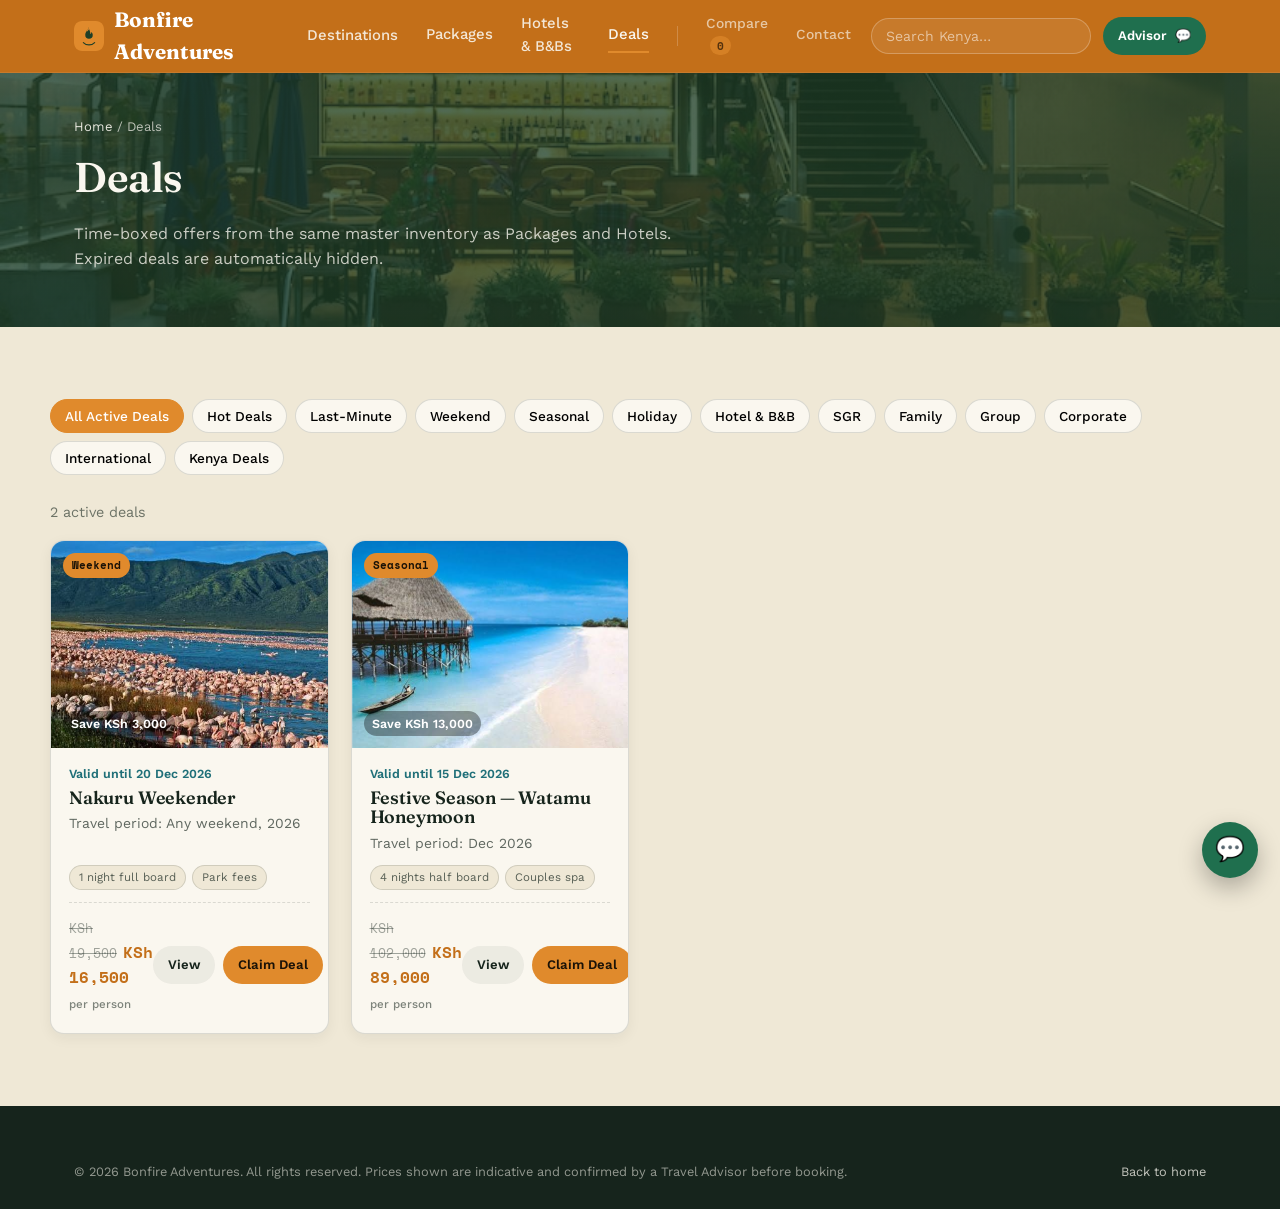
<file: pages/deals.html>
<!DOCTYPE html>
<html lang="en">
<head>
<!-- Google tag (gtag.js) -->
<script async src="https://www.googletagmanager.com/gtag/js?id=AW-18467768974"></script>
<script>
  window.dataLayer = window.dataLayer || [];
  function gtag(){dataLayer.push(arguments);}
  gtag('js', new Date());

  gtag('config', 'AW-18467768974');
</script>
<meta charset="UTF-8">
<meta name="viewport" content="width=device-width, initial-scale=1.0">
<title>Deals — Bonfire Adventures</title>
<meta name="description" content="Hot deals, last-minute offers, seasonal and group discounts across Bonfire Adventures' packages, hotels and B&Bs. Expired deals are never shown as active.">
<link rel="canonical" href="https://www.YOUR-LIVE-DOMAIN-HERE.com/pages/deals.html">
<meta property="og:title" content="Deals — Bonfire Adventures">
<meta property="og:description" content="Hot deals, last-minute offers, seasonal and group discounts across Bonfire Adventures' packages, hotels and B&Bs. Expired deals are never shown as active.">
<meta property="og:type" content="website">
<meta property="og:url" content="https://www.YOUR-LIVE-DOMAIN-HERE.com/pages/deals.html">
<meta property="og:image" content="https://www.YOUR-LIVE-DOMAIN-HERE.com/assets/images/hero/mombasa-05-aerial.jpg">
<meta property="og:site_name" content="Bonfire Adventures">
<meta name="twitter:card" content="summary_large_image">
<meta name="twitter:title" content="Deals — Bonfire Adventures">
<meta name="twitter:description" content="Hot deals, last-minute offers, seasonal and group discounts across Bonfire Adventures' packages, hotels and B&Bs. Expired deals are never shown as active.">
<meta name="twitter:image" content="https://www.YOUR-LIVE-DOMAIN-HERE.com/assets/images/hero/mombasa-05-aerial.jpg">
<link rel="stylesheet" href="../styles.css?v=2">
<link rel="icon" type="image/svg+xml" href="../assets/logos/bonfire-logo.svg">
</head>
<body id="page-deals">
<a class="skip-link" href="#main">Skip to content</a>

<header class="site-header">
  <div class="container">
    <a class="brand" href="../index.html"><img src="../assets/logos/bonfire-logo.svg" alt="Bonfire Adventures logo" class="brand-logo"> Bonfire Adventures</a>
    <nav class="main-nav" aria-label="Primary">
      <a href="destinations.html">Destinations</a>
      <a href="packages.html">Packages</a>
      <a href="hotels.html">Hotels &amp; B&amp;Bs</a>
      <a href="deals.html">Deals</a>
      <span class="nav-divider" aria-hidden="true"></span>
      <a href="compare.html" class="nav-secondary">Compare <span class="compare-badge" data-compare-count>0</span></a>
      <a href="contact.html" class="nav-secondary">Contact</a>
      <div class="header-search header-search--mobile">
        <input type="search" placeholder="Search Kenya…" aria-label="Global search" data-global-search>
        <div class="gs-results" hidden data-global-search-results></div>
      </div>
    </nav>
    <div class="header-actions">
      <div class="header-search">
        <input type="search" placeholder="Search Kenya…" aria-label="Global search" data-global-search>
        <div class="gs-results" hidden data-global-search-results></div>
      </div>
      <a class="btn btn-whatsapp btn-sm" data-whatsapp data-message="Hi, I'd like to speak with a Travel Advisor." target="_blank" rel="noopener"><span class="long">Advisor</span> 💬</a>
      <button class="nav-toggle" aria-label="Toggle menu" aria-expanded="false">☰</button>
    </div>
  </div>
</header>

<main id="main">
  <div class="page-hero has-photo" style="--hero-photo:url('../assets/images/hotels/golden-tulip-westlands.jpg');">
    <div class="container">
      <div class="breadcrumbs" style="color:rgba(250,247,239,.7);"><a href="../index.html" style="color:rgba(250,247,239,.9);">Home</a> / Deals</div>
      <h1>Deals</h1>
      <p>Time-boxed offers from the same master inventory as Packages and Hotels. Expired deals are automatically hidden.</p>
    </div>
  </div>

  <div class="container section" data-list-view>
    <div class="chip-row" id="deal-chips" style="margin-bottom:26px;"></div>
    <div class="section-head" style="margin-bottom:16px;">
      <p id="result-count" style="margin:0;font-size:.9rem;color:rgba(22,36,28,.6);"></p>
    </div>
    <div class="card-grid" data-deal-results></div>
  </div>

  <div class="container section" data-detail-view hidden></div>
</main>

<footer class="site-footer">
  <div class="container">
    <div class="footer-bottom">
      <span>© <span data-year></span> Bonfire Adventures. All rights reserved. Prices shown are indicative and confirmed by a Travel Advisor before booking.</span>
      <a href="../index.html" style="color:rgba(250,247,239,.75);">Back to home</a>
    </div>
  </div>
</footer>

<a class="fab-whatsapp" data-whatsapp data-message="Hi, I'd like help with a deal." target="_blank" rel="noopener" aria-label="Chat on WhatsApp">💬</a>

<script src="../data.js?v=2"></script>
<script src="../script.js?v=2"></script>
<script>
(function () {
  const params = new URLSearchParams(location.search);
  const dealId = params.get('id');

  if (dealId) {
    renderDetail(dealId);
  } else {
    let activeCat = params.get('category') || '';
    initList(activeCat);
  }

  function renderDetail(id) {
    const deal = BONFIRE_DATA.DEALS.find(function (d) { return d.id === id; });
    document.querySelector('[data-list-view]').hidden = true;
    const detail = document.querySelector('[data-detail-view]');
    detail.hidden = false;

    if (!deal) {
      detail.innerHTML = Bonfire.emptyStateHTML({ title: 'Deal not found', text: 'This offer may have expired or been removed.', altHref: 'deals.html', altLabel: 'See all active deals', waMessage: 'Hi, are there any current deals available?' });
      Bonfire.initWhatsAppButtons();
      Bonfire.initLazyBackgrounds();
      return;
    }

    const active = BONFIRE_DATA.isDealActive(deal, new Date());
    const pkg = deal.packageId ? BONFIRE_DATA.getPackageById(deal.packageId) : null;
    const hotel = deal.hotelId ? BONFIRE_DATA.getHotelById(deal.hotelId) : null;
    const dest = pkg ? BONFIRE_DATA.getDestinationById(pkg.destinationId) : null;
    const img = pkg && dest && dest.images && dest.images[0] ? dest.images[0].src : (hotel ? hotel.image : '');
    const savings = deal.originalPrice - deal.dealPrice;

    let linkedHTML = '';
    if (pkg) {
      linkedHTML =
        '<h2>Package included in this deal</h2>' +
        '<p>' + pkg.desc + '</p>' +
        '<ul>' + pkg.inclusions.map(function (i) { return '<li>' + i + '</li>'; }).join('') + '</ul>' +
        '<a class="btn btn-outline btn-sm" href="packages.html?id=' + pkg.id + '">View full package details</a>';
    } else if (hotel) {
      linkedHTML =
        '<h2>Property included in this deal</h2>' +
        '<p>' + hotel.description + '</p>' +
        '<a class="btn btn-outline btn-sm" href="hotels.html?id=' + hotel.id + '">View full hotel details</a>';
    }

    detail.innerHTML =
      '<div class="breadcrumbs" style="margin-bottom:16px;"><a href="../index.html">Home</a> / <a href="deals.html">Deals</a> / ' + deal.title + '</div>' +
      '<div class="layout-split">' +
        '<div style="grid-column:1/-1;display:grid;grid-template-columns:1.3fr 1fr;gap:32px;">' +
          '<div>' +
            (img ? '<div class="card-media" data-bg="../' + img + '" style="aspect-ratio:16/9;border-radius:var(--radius);margin-bottom:20px;"><span class="badge">' + deal.category + (active ? '' : ' · Expired') + '</span></div>' : '') +
            '<h1>' + deal.title + '</h1>' +
            '<p>Travel period: ' + deal.travelPeriod + ' · Valid until ' + new Date(deal.validUntil).toLocaleDateString('en-KE', { day: 'numeric', month: 'short', year: 'numeric' }) + '</p>' +
            '<h2>What\'s included</h2>' +
            '<ul style="list-style:disc;padding-left:20px;margin-bottom:16px;">' + deal.inclusions.map(function (i) { return '<li>' + i + '</li>'; }).join('') + '</ul>' +
            (linkedHTML ? linkedHTML : '') +
          '</div>' +
          '<aside class="filters" style="position:sticky;top:92px;">' +
            '<div class="price" style="font-size:1.4rem;margin-bottom:4px;"><span class="was">' + BONFIRE_DATA.formatKES(deal.originalPrice) + '</span> ' + BONFIRE_DATA.formatKES(deal.dealPrice) + ' <small>per person</small></div>' +
            '<p style="font-size:.85rem;color:rgba(22,36,28,.6);margin-bottom:16px;">Save ' + BONFIRE_DATA.formatKES(savings) + ' vs. standard rate — indicative pricing, confirmed by a Travel Advisor.</p>' +
            (active
              ? '<a class="btn btn-primary" style="width:100%;justify-content:center;" data-whatsapp data-product="' + deal.title + '" target="_blank" rel="noopener" data-analytics="deal-claim">Claim This Deal</a>'
              : '<p style="font-size:.86rem;"><strong>This offer has expired.</strong> Ask a Travel Advisor about current offers on this route.</p><a class="btn btn-whatsapp" style="width:100%;justify-content:center;" data-whatsapp data-message="Hi, the ' + deal.title + ' deal has expired — are there any similar current offers?" target="_blank" rel="noopener">Ask a Travel Advisor</a>') +
          '</aside>' +
        '</div>' +
      '</div>';

    Bonfire.initWhatsAppButtons();
    Bonfire.initLazyBackgrounds();
  }

  function initList(activeCat) {
  const categories = Array.from(new Set(BONFIRE_DATA.DEALS.map(function (d) { return d.category; })));

  function renderChips() {
    const wrap = document.getElementById('deal-chips');
    const all = document.createElement('button');
    all.type = 'button'; all.className = 'chip' + (activeCat ? '' : ' is-active'); all.textContent = 'All Active Deals';
    all.addEventListener('click', function () { activeCat = ''; renderChips(); renderGrid(); });
    wrap.innerHTML = '';
    wrap.appendChild(all);
    categories.forEach(function (cat) {
      const chip = document.createElement('button');
      chip.type = 'button'; chip.className = 'chip' + (activeCat === cat ? ' is-active' : ''); chip.textContent = cat;
      chip.addEventListener('click', function () { activeCat = cat; renderChips(); renderGrid(); });
      wrap.appendChild(chip);
    });
  }

  function renderGrid() {
    let deals = BONFIRE_DATA.getActiveDeals();
    if (activeCat) deals = deals.filter(function (d) { return d.category === activeCat; });
    document.getElementById('result-count').textContent = deals.length + ' active deal' + (deals.length === 1 ? '' : 's');
    const wrap = document.querySelector('[data-deal-results]');
    wrap.innerHTML = deals.length
      ? deals.map(Bonfire.dealCardHTML).join('')
      : Bonfire.emptyStateHTML({ title: 'No active deals in this category right now', text: 'Deals rotate often — check back soon, or ask an Advisor about upcoming offers.', altHref: 'deals.html', altLabel: 'See all active deals', waMessage: 'Hi, are there any upcoming deals for this category?' });
    Bonfire.initWhatsAppButtons();
    Bonfire.initLazyBackgrounds();
  }

  renderChips();
  renderGrid();
  }
})();
</script>
</body>
</html>
</file>
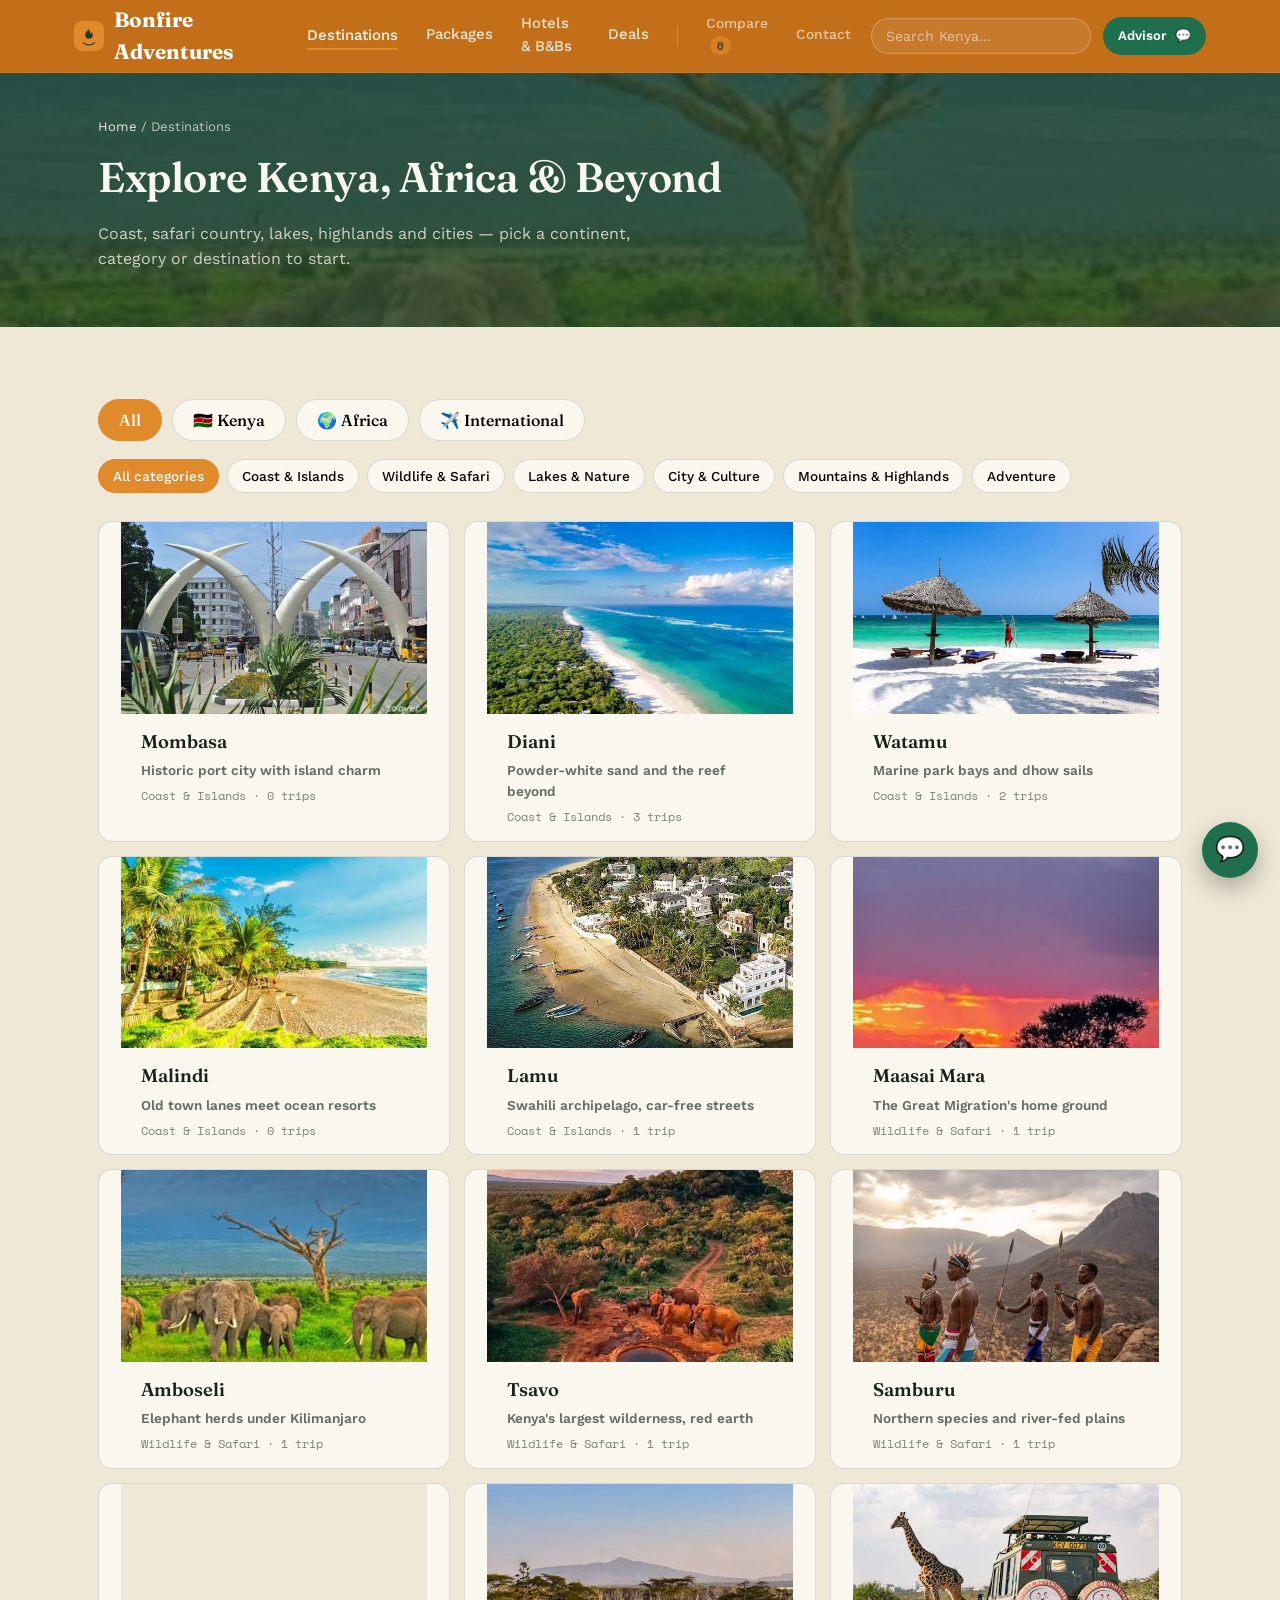
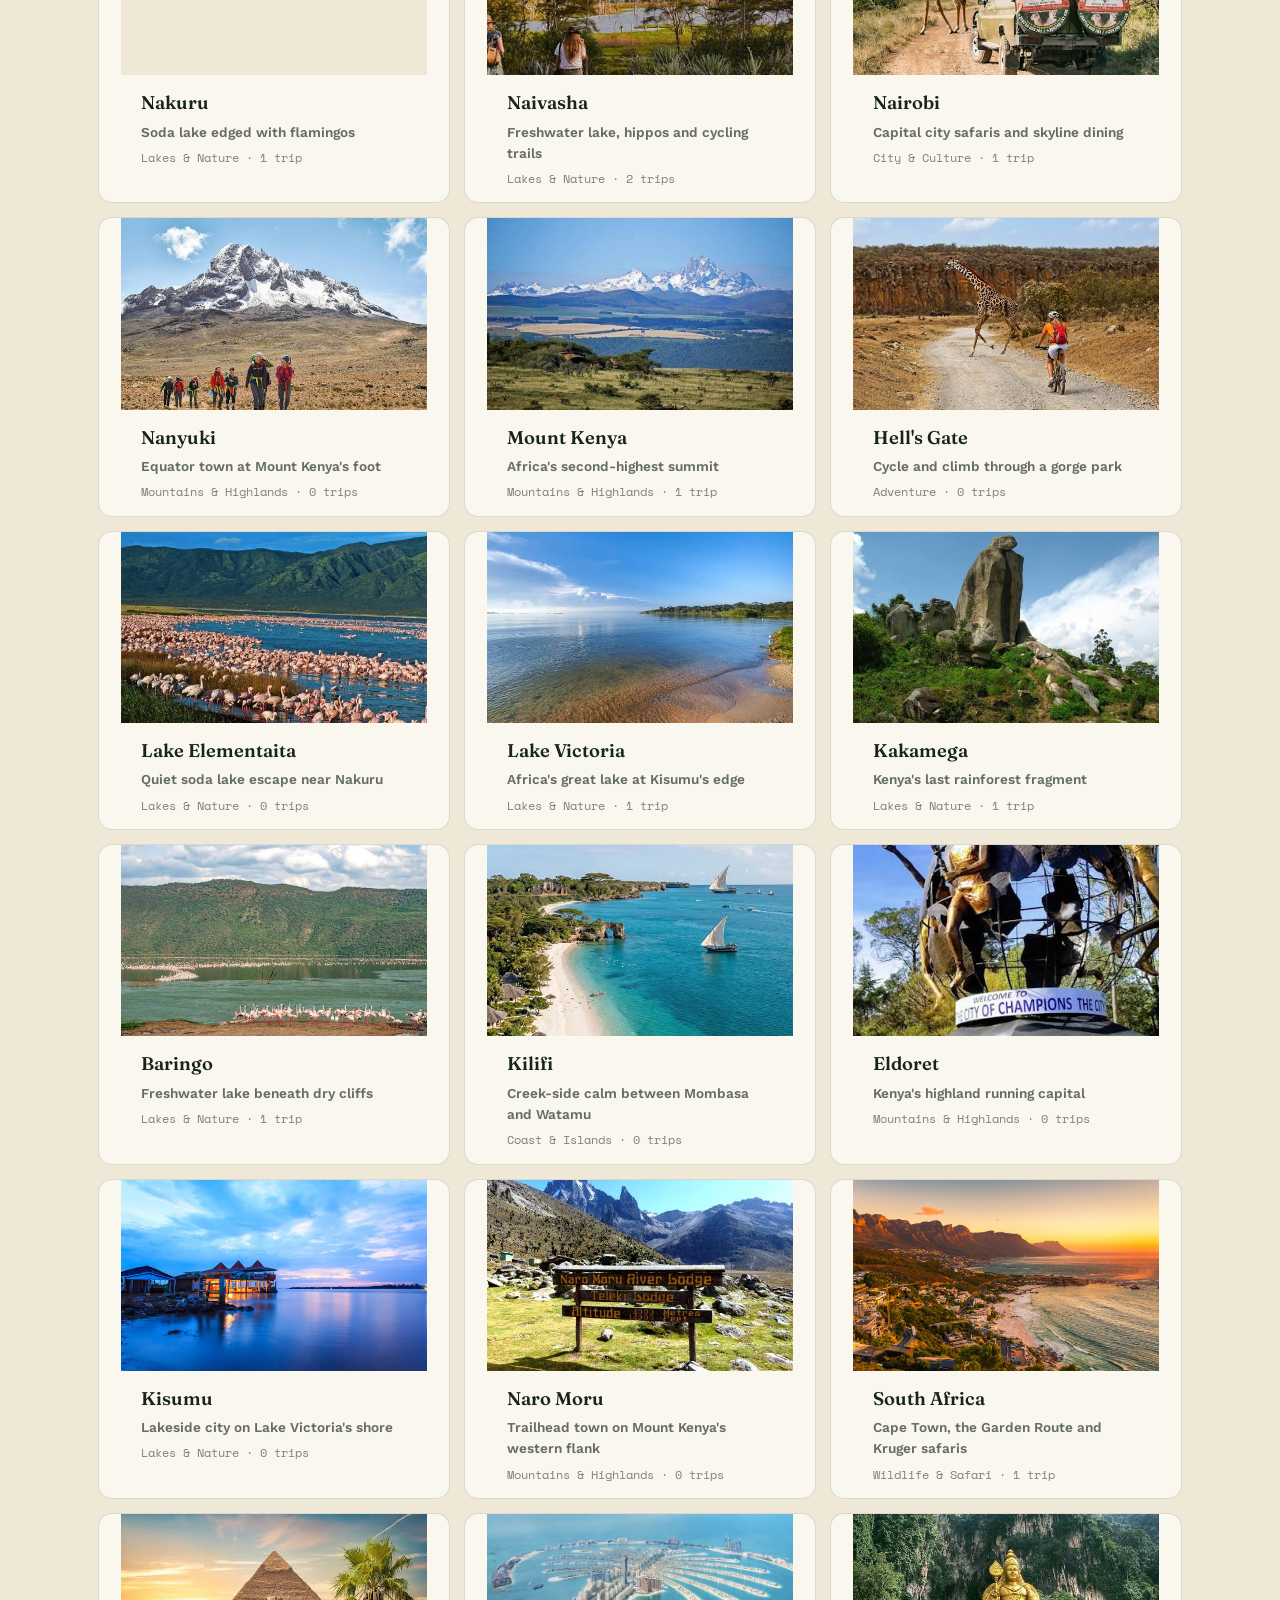
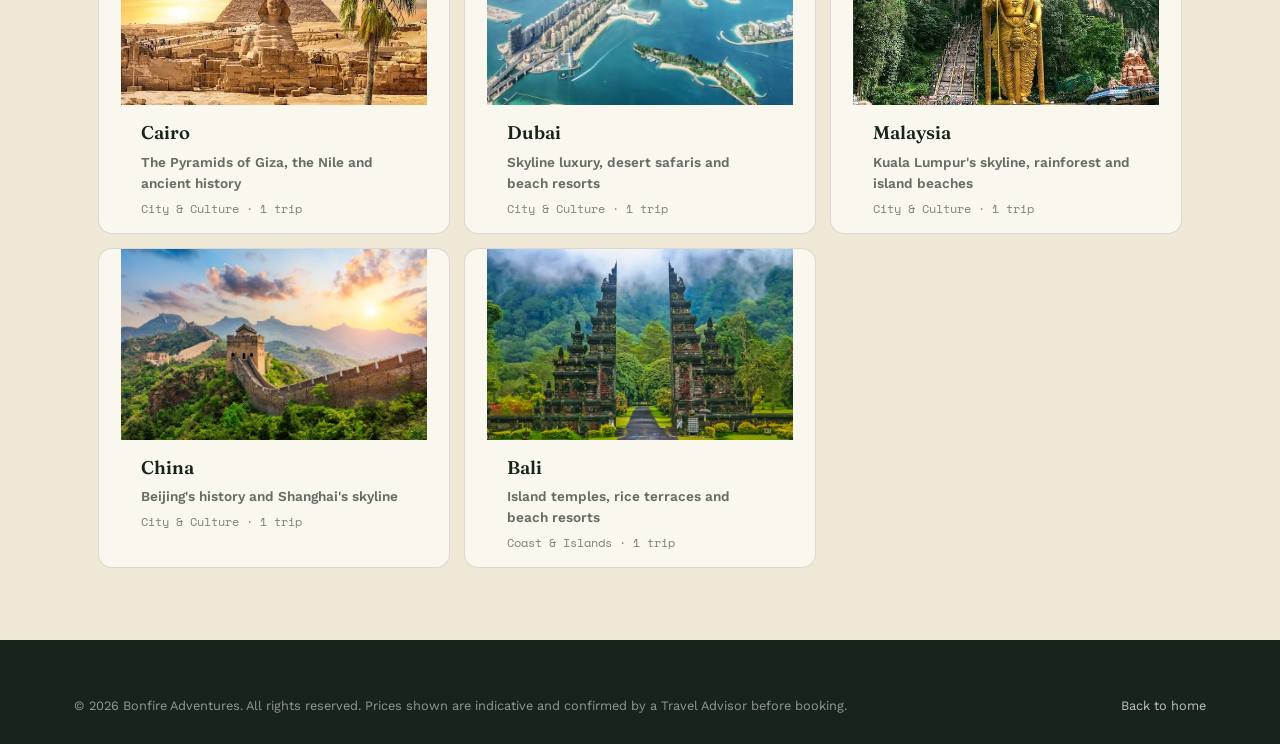
<file: pages/destinations.html>
<!DOCTYPE html>
<html lang="en">
<head>
<!-- Google tag (gtag.js) -->
<script async src="https://www.googletagmanager.com/gtag/js?id=AW-18467768974"></script>
<script>
  window.dataLayer = window.dataLayer || [];
  function gtag(){dataLayer.push(arguments);}
  gtag('js', new Date());

  gtag('config', 'AW-18467768974');
</script>
<meta charset="UTF-8">
<meta name="viewport" content="width=device-width, initial-scale=1.0">
<title>Destinations — Explore Kenya | Bonfire Adventures</title>
<meta name="description" content="Explore Kenya's coast, safari country, lakes, highlands and cities — every destination connects to Bonfire's packages, hotels and deals.">
<link rel="canonical" href="https://www.YOUR-LIVE-DOMAIN-HERE.com/pages/destinations.html">
<meta property="og:title" content="Destinations — Explore Kenya | Bonfire Adventures">
<meta property="og:description" content="Explore Kenya's coast, safari country, lakes, highlands and cities — every destination connects to Bonfire's packages, hotels and deals.">
<meta property="og:type" content="website">
<meta property="og:url" content="https://www.YOUR-LIVE-DOMAIN-HERE.com/pages/destinations.html">
<meta property="og:image" content="https://www.YOUR-LIVE-DOMAIN-HERE.com/assets/images/hero/lamu-03-oldtown.jpg">
<meta property="og:site_name" content="Bonfire Adventures">
<meta name="twitter:card" content="summary_large_image">
<meta name="twitter:title" content="Destinations — Explore Kenya | Bonfire Adventures">
<meta name="twitter:description" content="Explore Kenya's coast, safari country, lakes, highlands and cities — every destination connects to Bonfire's packages, hotels and deals.">
<meta name="twitter:image" content="https://www.YOUR-LIVE-DOMAIN-HERE.com/assets/images/hero/lamu-03-oldtown.jpg">
<link rel="stylesheet" href="../styles.css?v=2">
<link rel="icon" type="image/svg+xml" href="../assets/logos/bonfire-logo.svg">
</head>
<body id="page-destinations">
<a class="skip-link" href="#main">Skip to content</a>

<header class="site-header">
  <div class="container">
    <a class="brand" href="../index.html"><img src="../assets/logos/bonfire-logo.svg" alt="Bonfire Adventures logo" class="brand-logo"> Bonfire Adventures</a>
    <nav class="main-nav" aria-label="Primary">
      <a href="destinations.html">Destinations</a>
      <a href="packages.html">Packages</a>
      <a href="hotels.html">Hotels &amp; B&amp;Bs</a>
      <a href="deals.html">Deals</a>
      <span class="nav-divider" aria-hidden="true"></span>
      <a href="compare.html" class="nav-secondary">Compare <span class="compare-badge" data-compare-count>0</span></a>
      <a href="contact.html" class="nav-secondary">Contact</a>
      <div class="header-search header-search--mobile">
        <input type="search" placeholder="Search Kenya…" aria-label="Global search" data-global-search>
        <div class="gs-results" hidden data-global-search-results></div>
      </div>
    </nav>
    <div class="header-actions">
      <div class="header-search">
        <input type="search" placeholder="Search Kenya…" aria-label="Global search" data-global-search>
        <div class="gs-results" hidden data-global-search-results></div>
      </div>
      <a class="btn btn-whatsapp btn-sm" data-whatsapp data-message="Hi, I'd like to speak with a Travel Advisor." target="_blank" rel="noopener"><span class="long">Advisor</span> 💬</a>
      <button class="nav-toggle" aria-label="Toggle menu" aria-expanded="false">☰</button>
    </div>
  </div>
</header>

<main id="main">
  <div class="page-hero has-photo" style="--hero-photo:url('../assets/images/destinations/amboseli/amboseli-1.jpg');">
    <div class="container">
      <div class="breadcrumbs" style="color:rgba(250,247,239,.7);"><a href="../index.html" style="color:rgba(250,247,239,.9);">Home</a> / Destinations</div>
      <h1 id="page-title">Explore Kenya</h1>
      <p id="page-sub">Coast, safari country, lakes, highlands and cities — pick a category or a destination to start.</p>
    </div>
  </div>

  <div class="container section" id="list-view">
    <div class="continent-tabs" id="continent-tabs" role="tablist" aria-label="Browse by continent"></div>
    <div class="chip-row" id="category-chips" style="margin-bottom:28px;"></div>
    <div class="region-grid" data-destination-results style="grid-template-columns:repeat(auto-fit, minmax(280px, 1fr));"></div>
  </div>

  <div class="container section" id="detail-view" hidden>
    <div class="breadcrumbs"><a href="../index.html">Home</a> / <a href="destinations.html">Destinations</a> / <span data-detail-crumb></span></div>
    <div id="detail-content"></div>
  </div>
</main>

<footer class="site-footer">
  <div class="container">
    <div class="footer-bottom">
      <span>© <span data-year></span> Bonfire Adventures. All rights reserved. Prices shown are indicative and confirmed by a Travel Advisor before booking.</span>
      <a href="../index.html" style="color:rgba(250,247,239,.75);">Back to home</a>
    </div>
  </div>
</footer>

<a class="fab-whatsapp" data-whatsapp data-message="Hi, I'd like help planning a trip." target="_blank" rel="noopener" aria-label="Chat on WhatsApp">💬</a>

<script src="../data.js?v=2"></script>
<script src="../script.js?v=2"></script>
<script>
(function () {
  const params = new URLSearchParams(location.search);
  const id = params.get('id');
  let activeContinent = params.get('continent') || '';
  let activeCategory = params.get('category') || '';

  const CONTINENT_META = {
    Kenya: { emoji: '🇰🇪', blurb: 'Coast, safari country, lakes, highlands and cities.' },
    Africa: { emoji: '🌍', blurb: 'South Africa, Egypt and more — beyond Kenya\u2019s borders.' },
    International: { emoji: '✈️', blurb: 'Dubai, Malaysia, China, Bali and more.' }
  };

  function renderContinentTabs() {
    const wrap = document.getElementById('continent-tabs');
    const all = document.createElement('button');
    all.type = 'button'; all.className = 'chip continent-chip' + (activeContinent ? '' : ' is-active'); all.textContent = 'All';
    all.addEventListener('click', function () { activeContinent = ''; activeCategory = ''; renderChips(); renderGrid(); highlightContinent(all); });
    wrap.appendChild(all);
    BONFIRE_DATA.CONTINENTS.forEach(function (c) {
      const meta = CONTINENT_META[c] || {};
      const chip = document.createElement('button');
      chip.type = 'button';
      chip.className = 'chip continent-chip' + (activeContinent === c ? ' is-active' : '');
      chip.textContent = (meta.emoji ? meta.emoji + ' ' : '') + c;
      chip.addEventListener('click', function () { activeContinent = c; activeCategory = ''; renderChips(); renderGrid(); highlightContinent(chip); });
      wrap.appendChild(chip);
    });
  }
  function highlightContinent(el) {
    document.querySelectorAll('#continent-tabs .chip').forEach(function (c) { c.classList.remove('is-active'); });
    el.classList.add('is-active');
  }

  function renderChips() {
    const wrap = document.getElementById('category-chips');
    wrap.innerHTML = '';
    const scoped = BONFIRE_DATA.DESTINATIONS.filter(function (d) { return !activeContinent || d.continent === activeContinent; });
    const cats = Array.from(new Set(scoped.map(function (d) { return d.category; })));
    const all = document.createElement('button');
    all.type = 'button'; all.className = 'chip is-active'; all.textContent = 'All categories';
    all.addEventListener('click', function () { activeCategory = ''; renderGrid(); highlightChip(all); });
    wrap.appendChild(all);
    cats.forEach(function (cat) {
      const chip = document.createElement('button');
      chip.type = 'button'; chip.className = 'chip'; chip.textContent = cat;
      chip.addEventListener('click', function () { activeCategory = cat; renderGrid(); highlightChip(chip); });
      wrap.appendChild(chip);
    });
  }
  function highlightChip(el) {
    document.querySelectorAll('#category-chips .chip').forEach(function (c) { c.classList.remove('is-active'); });
    el.classList.add('is-active');
  }

  function renderGrid() {
    const list = BONFIRE_DATA.DESTINATIONS.filter(function (d) {
      if (activeContinent && d.continent !== activeContinent) return false;
      if (activeCategory && d.category !== activeCategory) return false;
      return true;
    });
    const wrap = document.querySelector('[data-destination-results]');
    const meta = CONTINENT_META[activeContinent];
    document.getElementById('page-title').textContent = activeContinent ? activeContinent + ' Destinations' : 'Explore Kenya, Africa & Beyond';
    document.getElementById('page-sub').textContent = meta ? meta.blurb : 'Coast, safari country, lakes, highlands and cities — pick a continent, category or destination to start.';
    if (!list.length) { wrap.innerHTML = Bonfire.emptyStateHTML({ title: 'No destinations in this category yet' }); return; }
    wrap.innerHTML = list.map(function (d) {
      const count = BONFIRE_DATA.PACKAGES.filter(function (p) { return p.destinationId === d.id; }).length;
      const img = d.images && d.images[0] ? d.images[0].src : '';
      return '<a class="region-tile region-tile--photo" href="destinations.html?id=' + d.id + '" style="display:block;">' +
        (img ? '<div class="region-tile-media" data-bg="../' + img + '" role="img" aria-label="' + d.name + '"></div>' : '') +
        '<div class="region-tile-body">' +
        '<div style="font-family:var(--font-display);font-size:1.15rem;margin-bottom:4px;">' + d.name + '</div>' +
        '<div style="font-size:.85rem;color:rgba(22,36,28,.65);margin-bottom:6px;">' + d.tagline + '</div>' +
        '<span class="count">' + d.category + ' · ' + count + ' trip' + (count === 1 ? '' : 's') + '</span>' +
        '</div></a>';
    }).join('');
    Bonfire.initLazyBackgrounds();
  }

  function renderDetail(dest) {
    document.getElementById('page-title').textContent = dest.name;
    document.getElementById('page-sub').textContent = dest.tagline;
    document.querySelector('[data-detail-crumb]').textContent = dest.name;
    document.title = dest.name + ' — Bonfire Adventures';
    document.getElementById('list-view').hidden = true;
    document.getElementById('detail-view').hidden = false;

    const packages = BONFIRE_DATA.PACKAGES.filter(function (p) { return p.destinationId === dest.id; });
    let hotels = BONFIRE_DATA.HOTELS.filter(function (h) { return h.destination === dest.id; }).slice(0, 3);
    if (!hotels.length) hotels = BONFIRE_DATA.HOTELS.filter(function (h) { return h.region === dest.region; }).slice(0, 3);
    const deals = BONFIRE_DATA.getActiveDeals().filter(function (dl) {
      const pkg = dl.packageId && BONFIRE_DATA.getPackageById(dl.packageId);
      return pkg && pkg.destinationId === dest.id;
    });

    let html = '';
    const imgs = (dest.images || []).map(function (im) { return im.src; });
    let usedImages = 0;

    // Hero photo always shows first, under the page title/tagline.
    if (imgs[0]) {
      html += '<div class="dest-hero-photo" data-bg="../' + imgs[0] + '" role="img" aria-label="' + dest.name + '"></div>';
      usedImages = 1;
    }
    html += '<div class="card-tags" style="margin-bottom:24px;margin-top:20px;">' + dest.experiences.map(function (e) { return '<span>' + e + '</span>'; }).join('') + '</div>';

    // About + Why Visit, with the 2nd photo (if supplied) sitting under this section.
    if (dest.description || (dest.highlights && dest.highlights.length)) {
      if (dest.description) html += '<h2>About ' + dest.name + '</h2><p>' + dest.description + '</p>';
      if (dest.highlights && dest.highlights.length) {
        html += '<h3>Why Visit</h3><ul style="list-style:disc;padding-left:20px;margin-bottom:16px;">' + dest.highlights.map(function (h) { return '<li>' + h + '</li>'; }).join('') + '</ul>';
      }
      if (imgs[1]) {
        html += '<div class="dest-section-photo" data-bg="../' + imgs[1] + '" role="img" aria-label="' + dest.name + ' highlights"></div>';
        usedImages = 2;
      }
    }

    // Things To Do, with the 3rd photo (if supplied) sitting under this section.
    if (dest.thingsToDo && dest.thingsToDo.length) {
      html += '<h3>Things To Do</h3><ul style="list-style:disc;padding-left:20px;margin-bottom:16px;">' + dest.thingsToDo.map(function (t) { return '<li>' + t + '</li>'; }).join('') + '</ul>';
      if (imgs[2]) {
        html += '<div class="dest-section-photo" data-bg="../' + imgs[2] + '" role="img" aria-label="' + dest.name + ' activities"></div>';
        usedImages = 3;
      }
    }

    // Any photos not already placed under a section (e.g. a destination
    // with extra gallery shots but no About/Things To Do text yet) still
    // get shown, as a simple gallery, so nothing supplied is ever dropped.
    if (imgs.length > usedImages) {
      html += '<div class="dest-gallery">' + imgs.slice(usedImages).map(function (src) {
        return '<div class="dest-gallery-photo" data-bg="../' + src + '" role="img" aria-label="' + dest.name + '"></div>';
      }).join('') + '</div>';
    }

    html += '<h2>Packages in ' + dest.name + '</h2>';
    html += packages.length
      ? '<div class="card-grid" style="margin-bottom:36px;">' + packages.map(Bonfire.packageCardHTML).join('') + '</div>'
      : Bonfire.emptyStateHTML({ title: 'No packages listed for ' + dest.name + ' yet', text: 'Ask an Advisor — new inventory is added regularly.', altHref: 'packages.html', altLabel: 'Browse all packages' });

    if (deals.length) {
      html += '<h2>Active deals here</h2><div class="card-grid" style="margin-bottom:36px;">' + deals.map(Bonfire.dealCardHTML).join('') + '</div>';
    }

    html += '<h2>Nearby accommodation</h2>';
    html += hotels.length
      ? '<div class="card-grid">' + hotels.map(Bonfire.hotelCardHTML).join('') + '</div>'
      : '<p style="color:rgba(22,36,28,.6);">No accommodation indexed for this region yet — try the full Hotels &amp; B&amp;Bs search.</p>';

    document.getElementById('detail-content').innerHTML = html;
    Bonfire.initWhatsAppButtons();
    Bonfire.initLazyBackgrounds();
  }

  if (id) {
    const dest = BONFIRE_DATA.getDestinationById(id);
    if (dest) renderDetail(dest);
    else {
      document.getElementById('detail-view').hidden = false;
      document.getElementById('list-view').hidden = true;
      document.getElementById('detail-content').innerHTML = Bonfire.emptyStateHTML({ title: 'Destination not found', altHref: 'destinations.html', altLabel: 'Browse all destinations' });
    }
  } else {
    renderContinentTabs();
    renderChips();
    renderGrid();
  }
})();
</script>
</body>
</html>
</file>
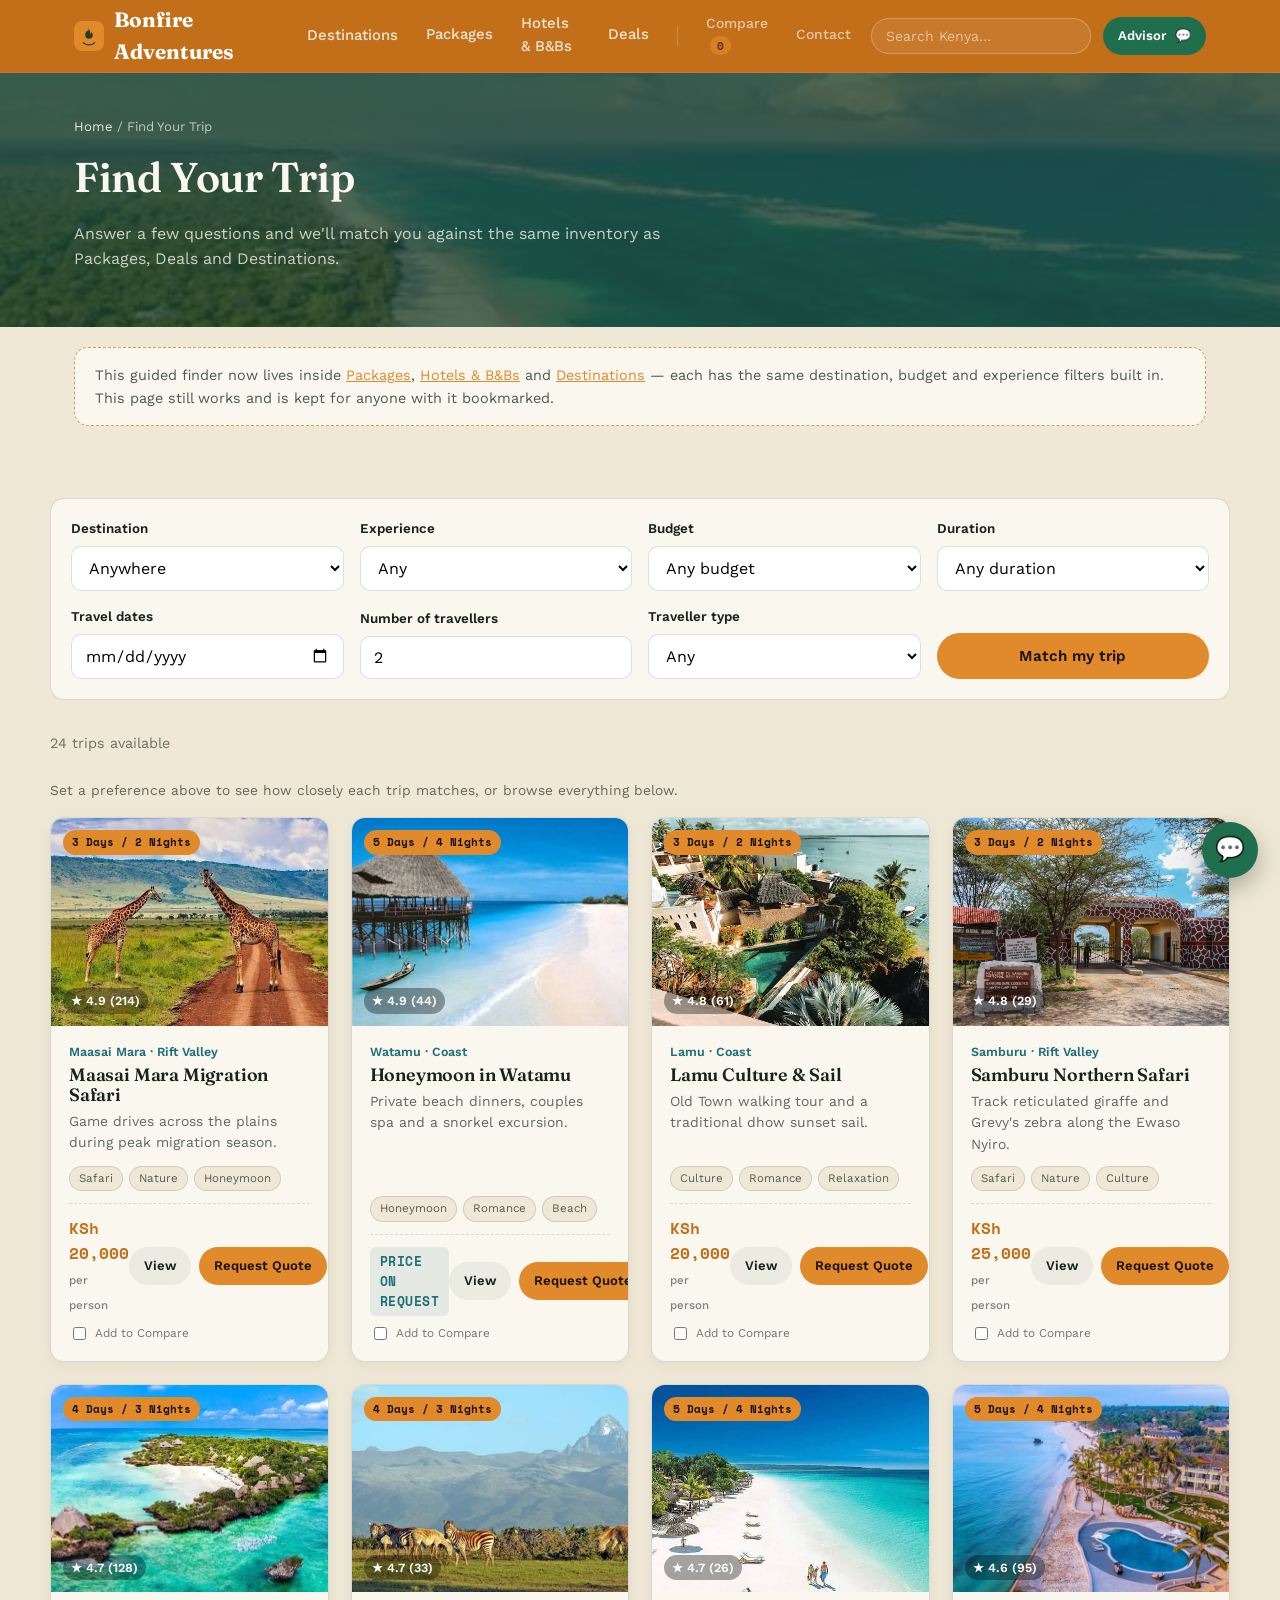
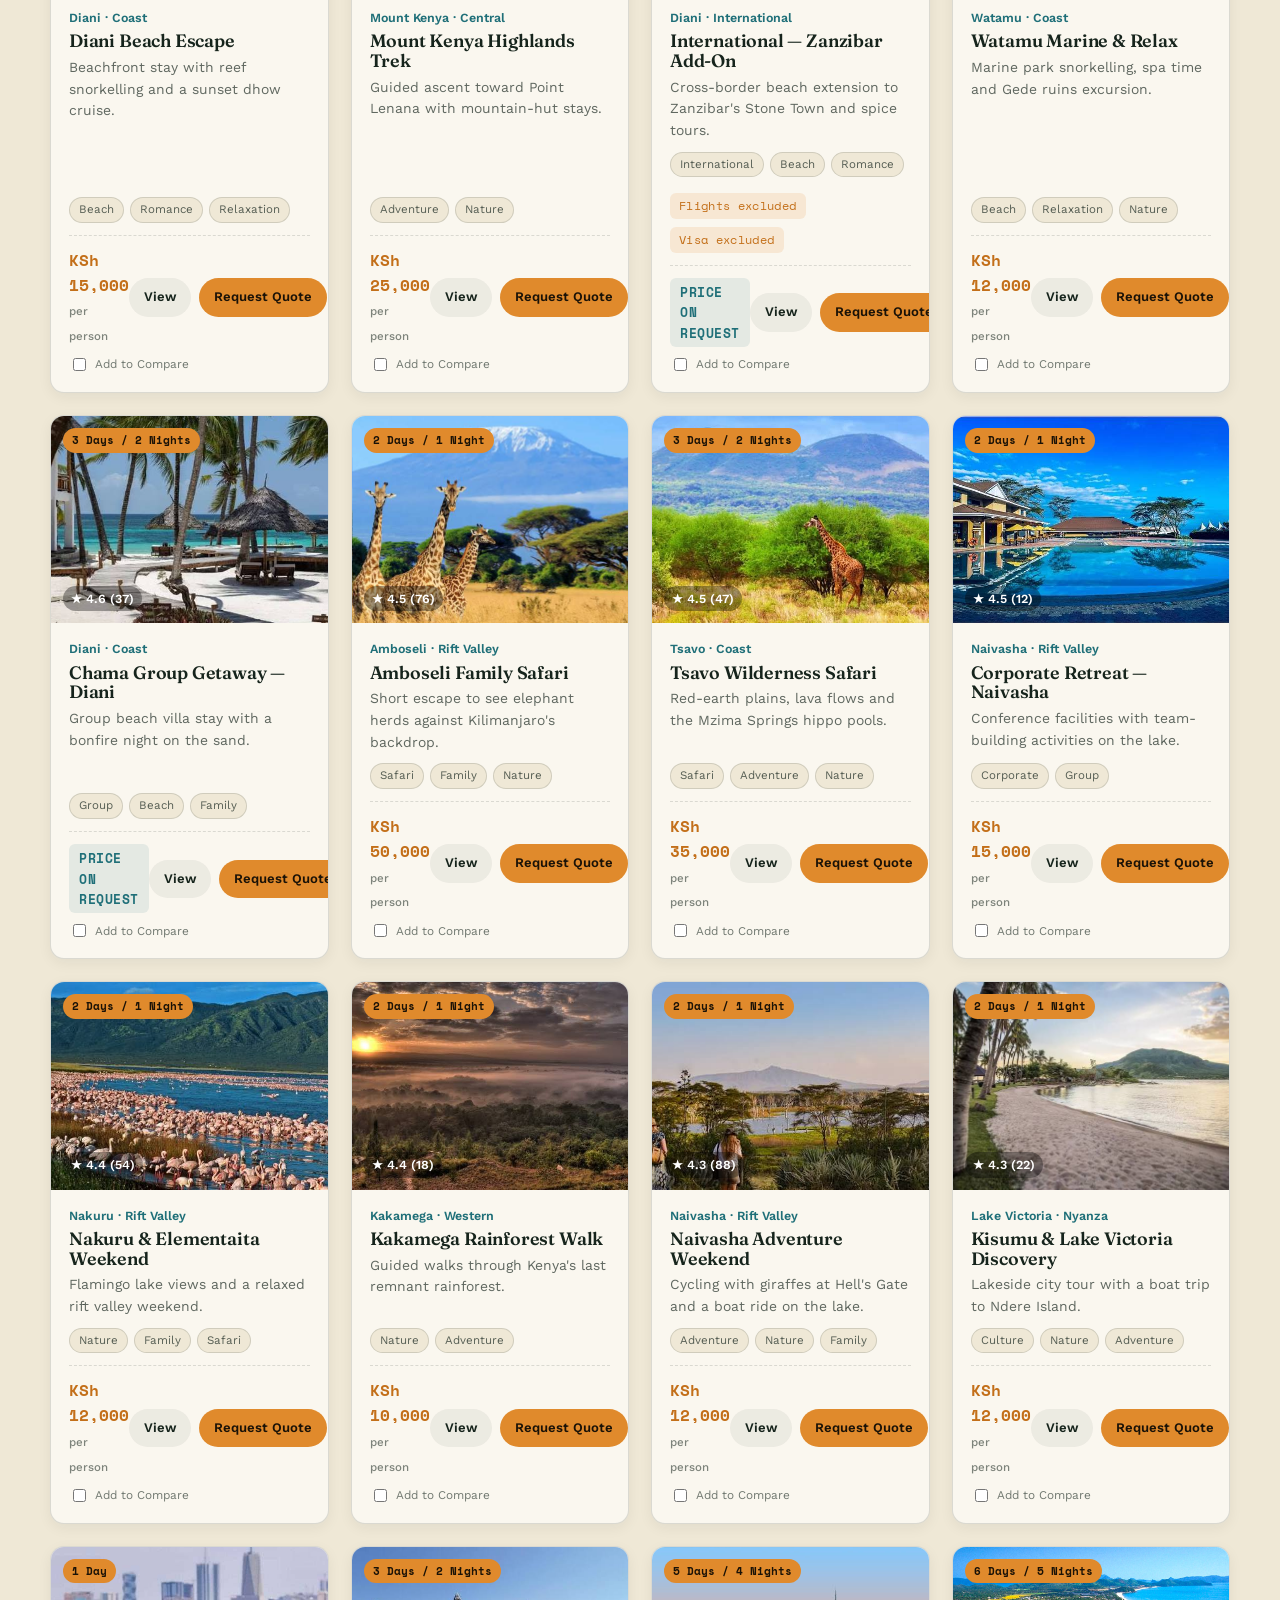
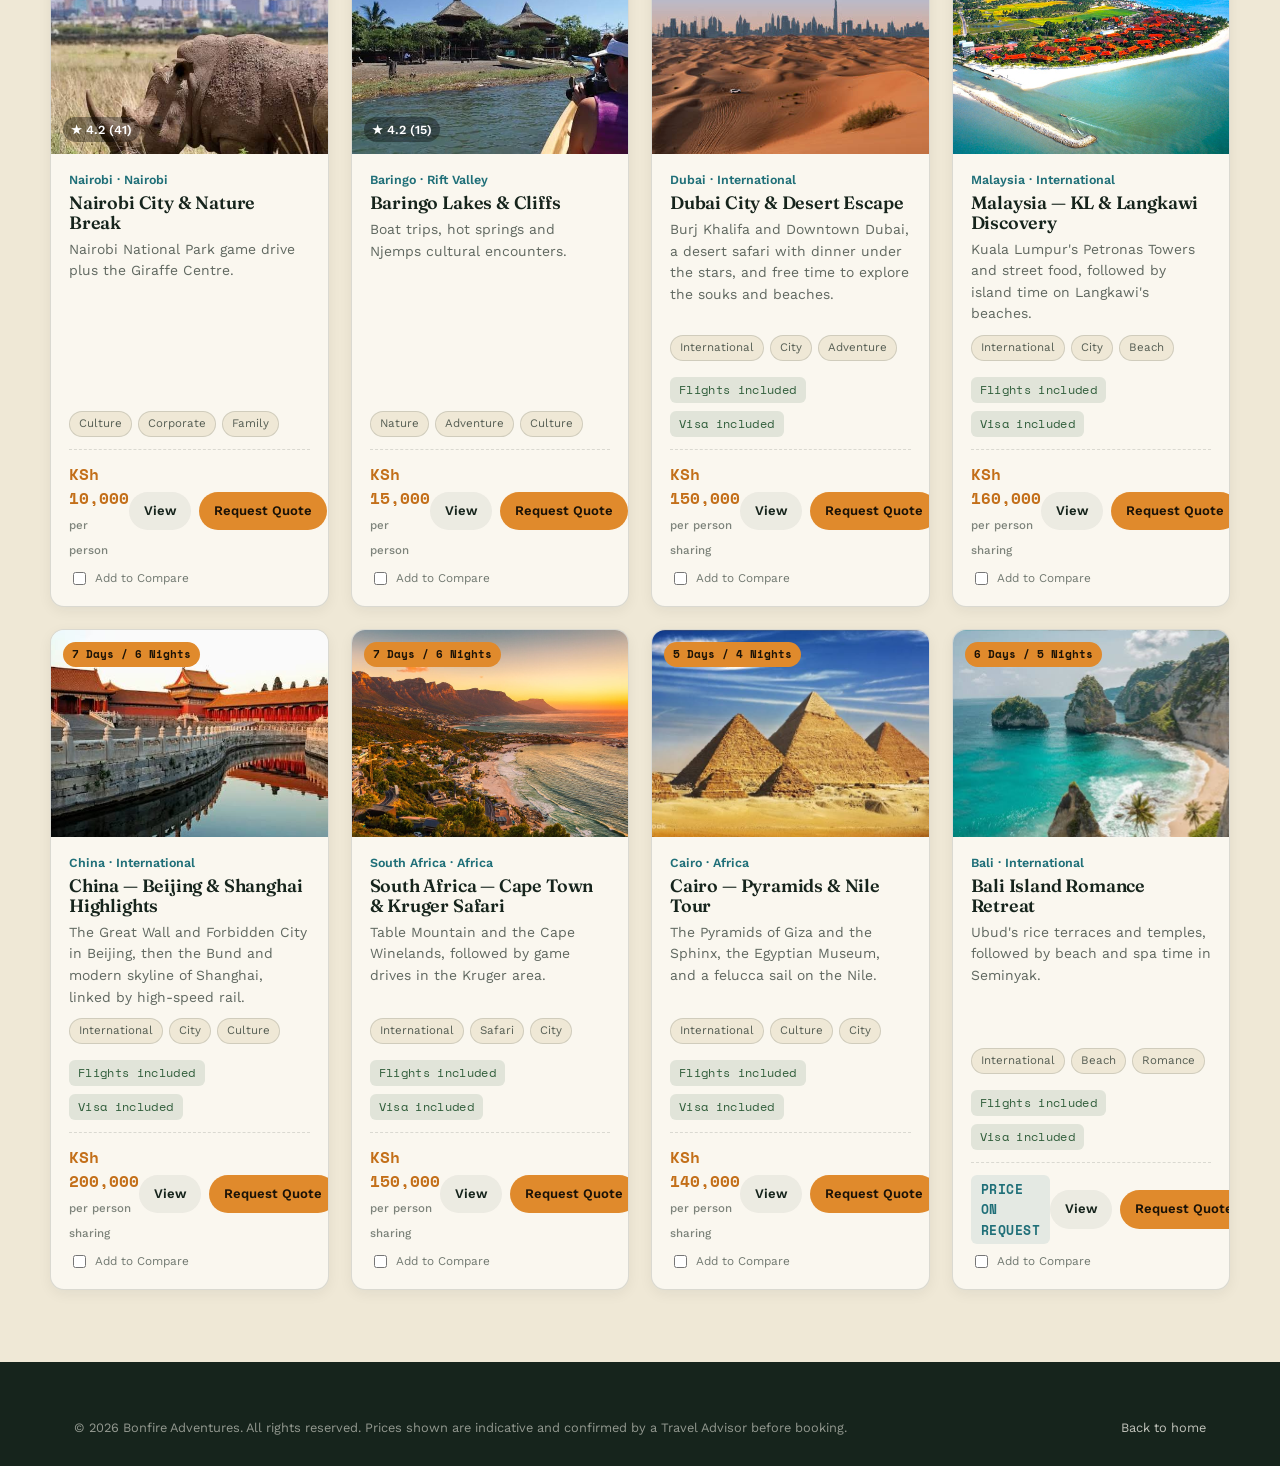
<file: pages/find-your-trip.html>
<!DOCTYPE html>
<html lang="en">
<head>
<!-- Google tag (gtag.js) -->
<script async src="https://www.googletagmanager.com/gtag/js?id=AW-18467768974"></script>
<script>
  window.dataLayer = window.dataLayer || [];
  function gtag(){dataLayer.push(arguments);}
  gtag('js', new Date());

  gtag('config', 'AW-18467768974');
</script>
<meta charset="UTF-8">
<meta name="viewport" content="width=device-width, initial-scale=1.0">
<title>Find Your Trip — Bonfire Adventures</title>
<meta name="description" content="Tell us your destination, experience, budget, dates and travellers — Bonfire Adventures matches you to the right Kenya trip instantly.">
<link rel="canonical" href="https://www.YOUR-LIVE-DOMAIN-HERE.com/pages/find-your-trip.html">
<meta property="og:title" content="Find Your Trip — Bonfire Adventures">
<meta property="og:description" content="Tell us your destination, experience, budget, dates and travellers — Bonfire Adventures matches you to the right Kenya trip instantly.">
<meta property="og:type" content="website">
<meta property="og:url" content="https://www.YOUR-LIVE-DOMAIN-HERE.com/pages/find-your-trip.html">
<meta property="og:image" content="https://www.YOUR-LIVE-DOMAIN-HERE.com/assets/images/hero/coast-01-camel.jpg">
<meta property="og:site_name" content="Bonfire Adventures">
<meta name="twitter:card" content="summary_large_image">
<meta name="twitter:title" content="Find Your Trip — Bonfire Adventures">
<meta name="twitter:description" content="Tell us your destination, experience, budget, dates and travellers — Bonfire Adventures matches you to the right Kenya trip instantly.">
<meta name="twitter:image" content="https://www.YOUR-LIVE-DOMAIN-HERE.com/assets/images/hero/coast-01-camel.jpg">
<link rel="stylesheet" href="../styles.css?v=2">
<link rel="icon" type="image/svg+xml" href="../assets/logos/bonfire-logo.svg">
</head>
<body id="page-find-your-trip">
<a class="skip-link" href="#main">Skip to content</a>

<header class="site-header">
  <div class="container">
    <a class="brand" href="../index.html"><img src="../assets/logos/bonfire-logo.svg" alt="Bonfire Adventures logo" class="brand-logo"> Bonfire Adventures</a>
    <nav class="main-nav" aria-label="Primary">
      <a href="destinations.html">Destinations</a>
      <a href="packages.html">Packages</a>
      <a href="hotels.html">Hotels &amp; B&amp;Bs</a>
      <a href="deals.html">Deals</a>
      <span class="nav-divider" aria-hidden="true"></span>
      <a href="compare.html" class="nav-secondary">Compare <span class="compare-badge" data-compare-count>0</span></a>
      <a href="contact.html" class="nav-secondary">Contact</a>
      <div class="header-search header-search--mobile">
        <input type="search" placeholder="Search Kenya…" aria-label="Global search" data-global-search>
        <div class="gs-results" hidden data-global-search-results></div>
      </div>
    </nav>
    <div class="header-actions">
      <div class="header-search">
        <input type="search" placeholder="Search Kenya…" aria-label="Global search" data-global-search>
        <div class="gs-results" hidden data-global-search-results></div>
      </div>
      <a class="btn btn-whatsapp btn-sm" data-whatsapp data-message="Hi, I'd like to speak with a Travel Advisor." target="_blank" rel="noopener"><span class="long">Advisor</span> 💬</a>
      <button class="nav-toggle" aria-label="Toggle menu" aria-expanded="false">☰</button>
    </div>
  </div>
</header>

<main id="main">
  <div class="page-hero has-photo" style="--hero-photo:url('../assets/images/destinations/diani/diani-1.jpg');">
    <div class="container">
      <div class="breadcrumbs" style="color:rgba(250,247,239,.7);"><a href="../index.html" style="color:rgba(250,247,239,.9);">Home</a> / Find Your Trip</div>
      <h1>Find Your Trip</h1>
      <p>Answer a few questions and we'll match you against the same inventory as Packages, Deals and Destinations.</p>
    </div>
  </div>

  <div class="container" style="margin-top:20px;">
    <div class="notice-banner">
      This guided finder now lives inside <a href="packages.html">Packages</a>, <a href="hotels.html">Hotels &amp; B&amp;Bs</a> and <a href="destinations.html">Destinations</a> — each has the same destination, budget and experience filters built in. This page still works and is kept for anyone with it bookmarked.
    </div>
  </div>

  <div class="container section">
    <form id="finder-form" class="filters filters--inline" style="position:static;margin-bottom:32px;display:grid;grid-template-columns:repeat(4,1fr);gap:16px;align-items:end;">
      <div class="form-field">
        <label for="ft-dest">Destination</label>
        <select id="ft-dest"><option value="">Anywhere</option></select>
      </div>
      <div class="form-field">
        <label for="ft-exp">Experience</label>
        <select id="ft-exp"><option value="">Any</option></select>
      </div>
      <div class="form-field">
        <label for="ft-budget">Budget</label>
        <select id="ft-budget"><option value="">Any budget</option></select>
      </div>
      <div class="form-field">
        <label for="ft-duration">Duration</label>
        <select id="ft-duration">
          <option value="">Any duration</option>
          <option value="day">Day trip</option>
          <option value="1-2">1–2 nights</option>
          <option value="3-4">3–4 nights</option>
          <option value="5+">5+ nights</option>
        </select>
      </div>
      <div class="form-field">
        <label for="ft-dates">Travel dates</label>
        <input type="date" id="ft-dates">
      </div>
      <div class="form-field">
        <label for="ft-travellers">Number of travellers</label>
        <input type="number" id="ft-travellers" min="1" value="2">
      </div>
      <div class="form-field">
        <label for="ft-type">Traveller type</label>
        <select id="ft-type">
          <option value="">Any</option>
          <option>Solo</option><option>Couples</option><option>Family</option><option>Group</option><option>Corporate</option>
        </select>
      </div>
      <div class="form-field">
        <button class="btn btn-primary" type="submit" style="width:100%;justify-content:center;">Match my trip</button>
      </div>
    </form>

    <div data-booking-banner></div>
    <div data-honeymoon-banner></div>

    <div class="section-head">
      <p id="ft-count" style="margin:0;font-size:.9rem;color:rgba(22,36,28,.6);"></p>
    </div>
    <p id="ft-note" style="margin:-6px 0 16px;font-size:.86rem;color:rgba(22,36,28,.65);"></p>
    <div class="card-grid" data-finder-results></div>
  </div>
</main>

<footer class="site-footer">
  <div class="container">
    <div class="footer-bottom">
      <span>© <span data-year></span> Bonfire Adventures. All rights reserved. Prices shown are indicative and confirmed by a Travel Advisor before booking.</span>
      <a href="../index.html" style="color:rgba(250,247,239,.75);">Back to home</a>
    </div>
  </div>
</footer>

<a class="fab-whatsapp" data-whatsapp data-message="Hi, I'd like help planning a trip." target="_blank" rel="noopener" aria-label="Chat on WhatsApp">💬</a>

<script src="../data.js?v=2"></script>
<script src="../script.js?v=2"></script>
<script>
(function () {
  const params = new URLSearchParams(location.search);

  function populateSelect(sel, items, valueFn, labelFn) {
    items.forEach(function (i) {
      const o = document.createElement('option');
      o.value = valueFn(i); o.textContent = labelFn(i);
      sel.appendChild(o);
    });
  }
  populateSelect(document.getElementById('ft-dest'), BONFIRE_DATA.DESTINATIONS, function (d) { return d.id; }, function (d) { return d.name; });
  populateSelect(document.getElementById('ft-exp'), BONFIRE_DATA.EXPERIENCES, function (e) { return e; }, function (e) { return e; });
  populateSelect(document.getElementById('ft-budget'), BONFIRE_DATA.BUDGET_BANDS, function (b) { return b.id; }, function (b) { return b.label; });

  if (params.get('destination')) document.getElementById('ft-dest').value = params.get('destination');
  if (params.get('experience')) document.getElementById('ft-exp').value = params.get('experience');
  if (params.get('budget')) document.getElementById('ft-budget').value = params.get('budget');

  // Handoff from a package detail page's "Request Booking" button — carries
  // the product name in the URL. We surface it here (instead of silently
  // dropping it) and try to pre-fill the finder from the matching package,
  // since Find Your Trip has no booking form of its own to receive it.
  const bookingProduct = params.get('bookingProduct');
  if (bookingProduct) {
    const matched = BONFIRE_DATA.PACKAGES.find(function (p) { return p.name === bookingProduct; });
    if (matched) {
      document.getElementById('ft-dest').value = matched.destinationId;
      if (matched.experiences && matched.experiences[0]) document.getElementById('ft-exp').value = matched.experiences[0];
    }
    document.querySelector('[data-booking-banner]').innerHTML =
      '<div class="empty-state" style="text-align:left;padding:18px 20px;margin-bottom:24px;">' +
        '<p style="margin:0 0 10px;"><strong>Continuing your booking:</strong> ' + bookingProduct + '</p>' +
        '<a class="btn btn-primary btn-sm" data-whatsapp data-product="' + bookingProduct + '" data-message="I would like to book this trip." target="_blank" rel="noopener" data-analytics="booking-start">Continue on WhatsApp</a>' +
      '</div>';
    Bonfire.initWhatsAppButtons();
    Bonfire.initLazyBackgrounds();
  }

  function durationMatch(pkg, key) {
    if (!key) return true;
    const d = pkg.duration.toLowerCase();
    if (key === 'day') return d.indexOf('1 day') !== -1 && d.indexOf('night') === -1;
    if (key === '1-2') return /1 night|2 nights?/.test(d);
    if (key === '3-4') return /3 nights?|4 nights?/.test(d);
    if (key === '5+') return /[5-9] nights?/.test(d);
    return true;
  }

  // Scored matching: every filled-in preference is one "criterion". A trip's
  // match % is how many of those criteria it satisfies. Nothing is hidden
  // outright unless the user filled in zero preferences with zero matches —
  // instead low scorers just sort to the bottom, so a close alternative is
  // always visible rather than a dead end.
  // "Honeymoon" gets one exception: a trip tagged "Romance" (but not
  // "Honeymoon") counts as a partial match on that one criterion, since
  // Bonfire's romance-tagged trips are genuinely honeymoon-suitable even
  // when not labelled as such — this only ever adds candidates, never
  // invents new ones.
  function scoreTrip(p, prefs) {
    let total = 0, hit = 0;
    if (prefs.dest) { total++; if (p.destinationId === prefs.dest) hit++; }
    if (prefs.exp) {
      total++;
      if (p.experiences.indexOf(prefs.exp) !== -1) hit++;
      else if (prefs.exp === 'Honeymoon' && p.experiences.indexOf('Romance') !== -1) hit += 0.6;
    }
    if (prefs.budget) { total++; if (p.budgetBand === prefs.budget) hit++; }
    if (prefs.type) { total++; if (p.travellerType.indexOf(prefs.type) !== -1) hit++; }
    if (prefs.duration) { total++; if (durationMatch(p, prefs.duration)) hit++; }
    if (total === 0) return 100;
    return Math.round((hit / total) * 100);
  }

  function matchCardHTML(pkg, score, showScore) {
    const cardHTML = Bonfire.packageCardHTML(pkg);
    if (!showScore) return cardHTML;
    const badge = '<span class="badge" style="position:absolute;top:12px;right:12px;left:auto;background:var(--teal);color:#fff;">' + score + '% match</span>';
    // Insert the match badge into the card-media element (the only
    // positioned ancestor in the existing card markup) right after its
    // opening tag, so it sits correctly without any CSS changes.
    return cardHTML.replace(/(<div class="card-media"[^>]*>)/, '$1' + badge);
  }

  function runSearch() {
    const prefs = {
      dest: document.getElementById('ft-dest').value,
      exp: document.getElementById('ft-exp').value,
      budget: document.getElementById('ft-budget').value,
      duration: document.getElementById('ft-duration').value,
      type: document.getElementById('ft-type').value
    };
    const anyPref = prefs.dest || prefs.exp || prefs.budget || prefs.duration || prefs.type;

    const honeymoonBanner = document.querySelector('[data-honeymoon-banner]');
    if (prefs.exp === 'Honeymoon') {
      honeymoonBanner.innerHTML =
        '<div class="empty-state" style="text-align:left;padding:18px 20px;margin-bottom:24px;">' +
          '<p style="margin:0;"><strong>Planning a honeymoon?</strong> We\'ve widened this search to include our Romance-tagged trips too — private dinners, couples spa time and quiet Coast &amp; safari stays — not just ones labelled "Honeymoon".</p>' +
        '</div>';
    } else {
      honeymoonBanner.innerHTML = '';
    }

    const scored = BONFIRE_DATA.PACKAGES
      .map(function (p) { return { pkg: p, score: scoreTrip(p, prefs) }; })
      .sort(function (a, b) { return b.score - a.score || b.pkg.rating - a.pkg.rating; });

    const wrap = document.querySelector('[data-finder-results]');
    const countEl = document.getElementById('ft-count');
    const noteEl = document.getElementById('ft-note');

    if (!anyPref) {
      countEl.textContent = scored.length + ' trips available';
      noteEl.textContent = 'Set a preference above to see how closely each trip matches, or browse everything below.';
      wrap.innerHTML = scored.map(function (s) { return matchCardHTML(s.pkg, s.score, false); }).join('');
      Bonfire.initWhatsAppButtons();
      Bonfire.initLazyBackgrounds();
      return;
    }

    const exact = scored.filter(function (s) { return s.score === 100; });
    const close = scored.filter(function (s) { return s.score > 0 && s.score < 100; }).slice(0, 8);

    if (exact.length) {
      countEl.textContent = 'We found ' + exact.length + ' trip' + (exact.length === 1 ? '' : 's') + ' for you';
      noteEl.textContent = '';
      wrap.innerHTML = exact.map(function (s) { return matchCardHTML(s.pkg, s.score, true); }).join('');
    } else if (close.length) {
      countEl.textContent = 'No exact match — here are the closest trips';
      noteEl.textContent = 'We couldn\'t find an exact match, but these trips are close to your preferences.';
      wrap.innerHTML = close.map(function (s) { return matchCardHTML(s.pkg, s.score, true); }).join('');
    } else {
      countEl.textContent = '0 trips match your search';
      noteEl.textContent = '';
      wrap.innerHTML = Bonfire.emptyStateHTML({
        title: 'No trips found for those preferences',
        text: 'Widen your budget or duration, choose "Anywhere", or let an Advisor build something custom around your answers.',
        altHref: 'packages.html', altLabel: 'Browse all packages',
        waMessage: 'Hi, none of the listed trips matched what I want — can you help plan a custom trip?'
      });
    }
    Bonfire.initWhatsAppButtons();
    Bonfire.initLazyBackgrounds();
  }

  document.getElementById('finder-form').addEventListener('submit', function (e) { e.preventDefault(); runSearch(); });
  runSearch();
})();
</script>
</body>
</html>
</file>
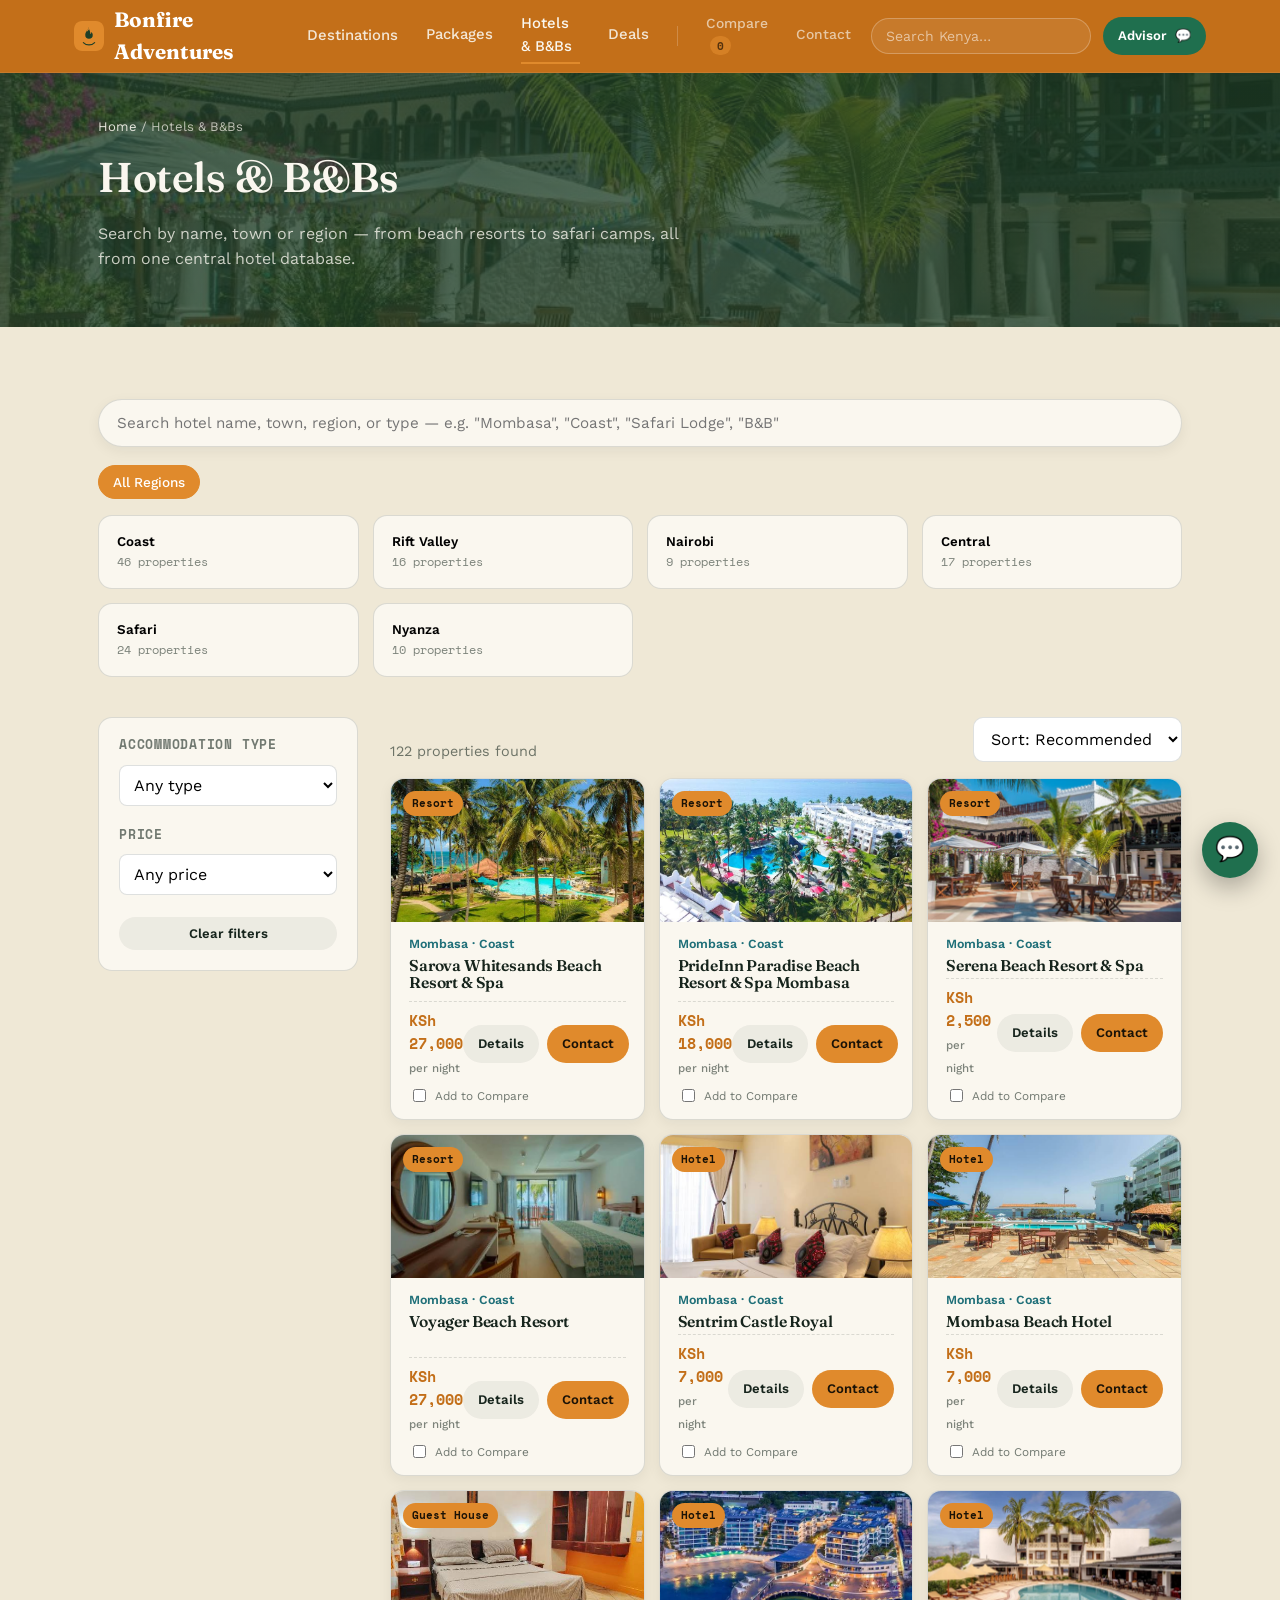
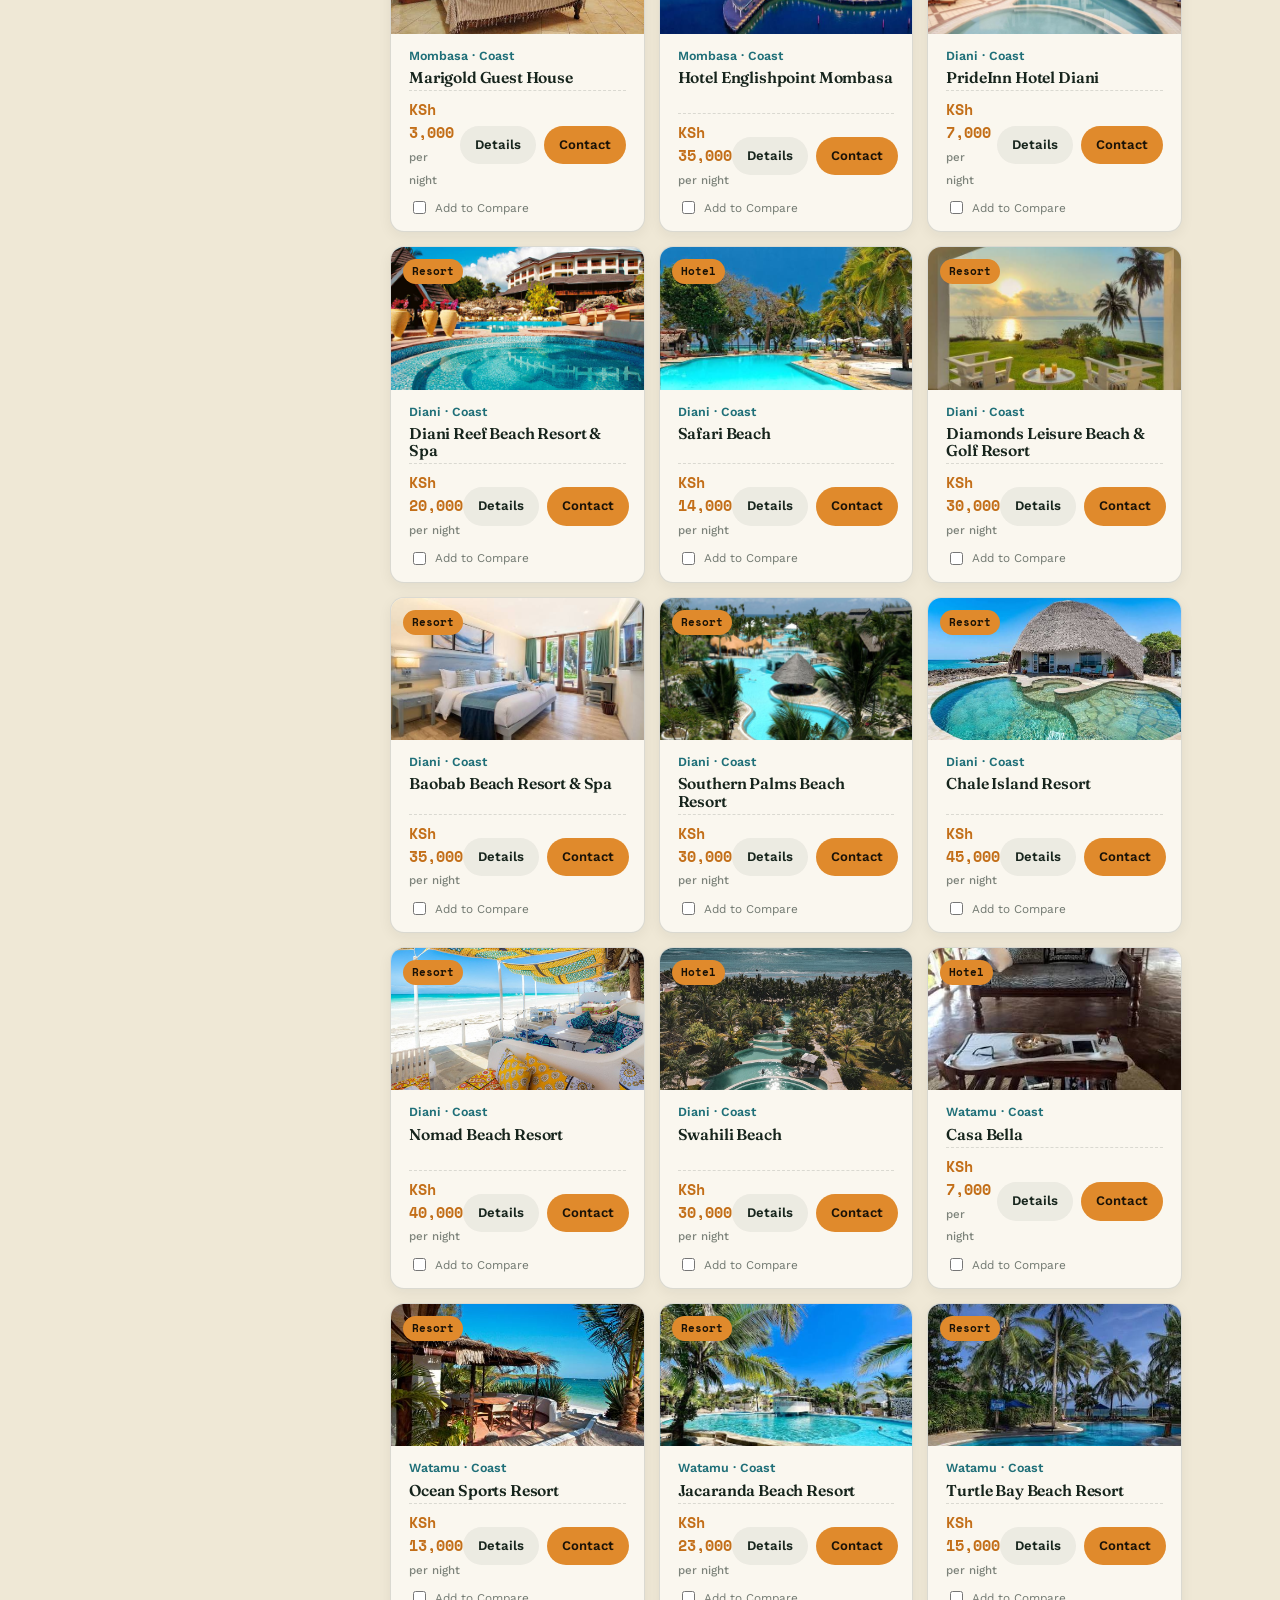
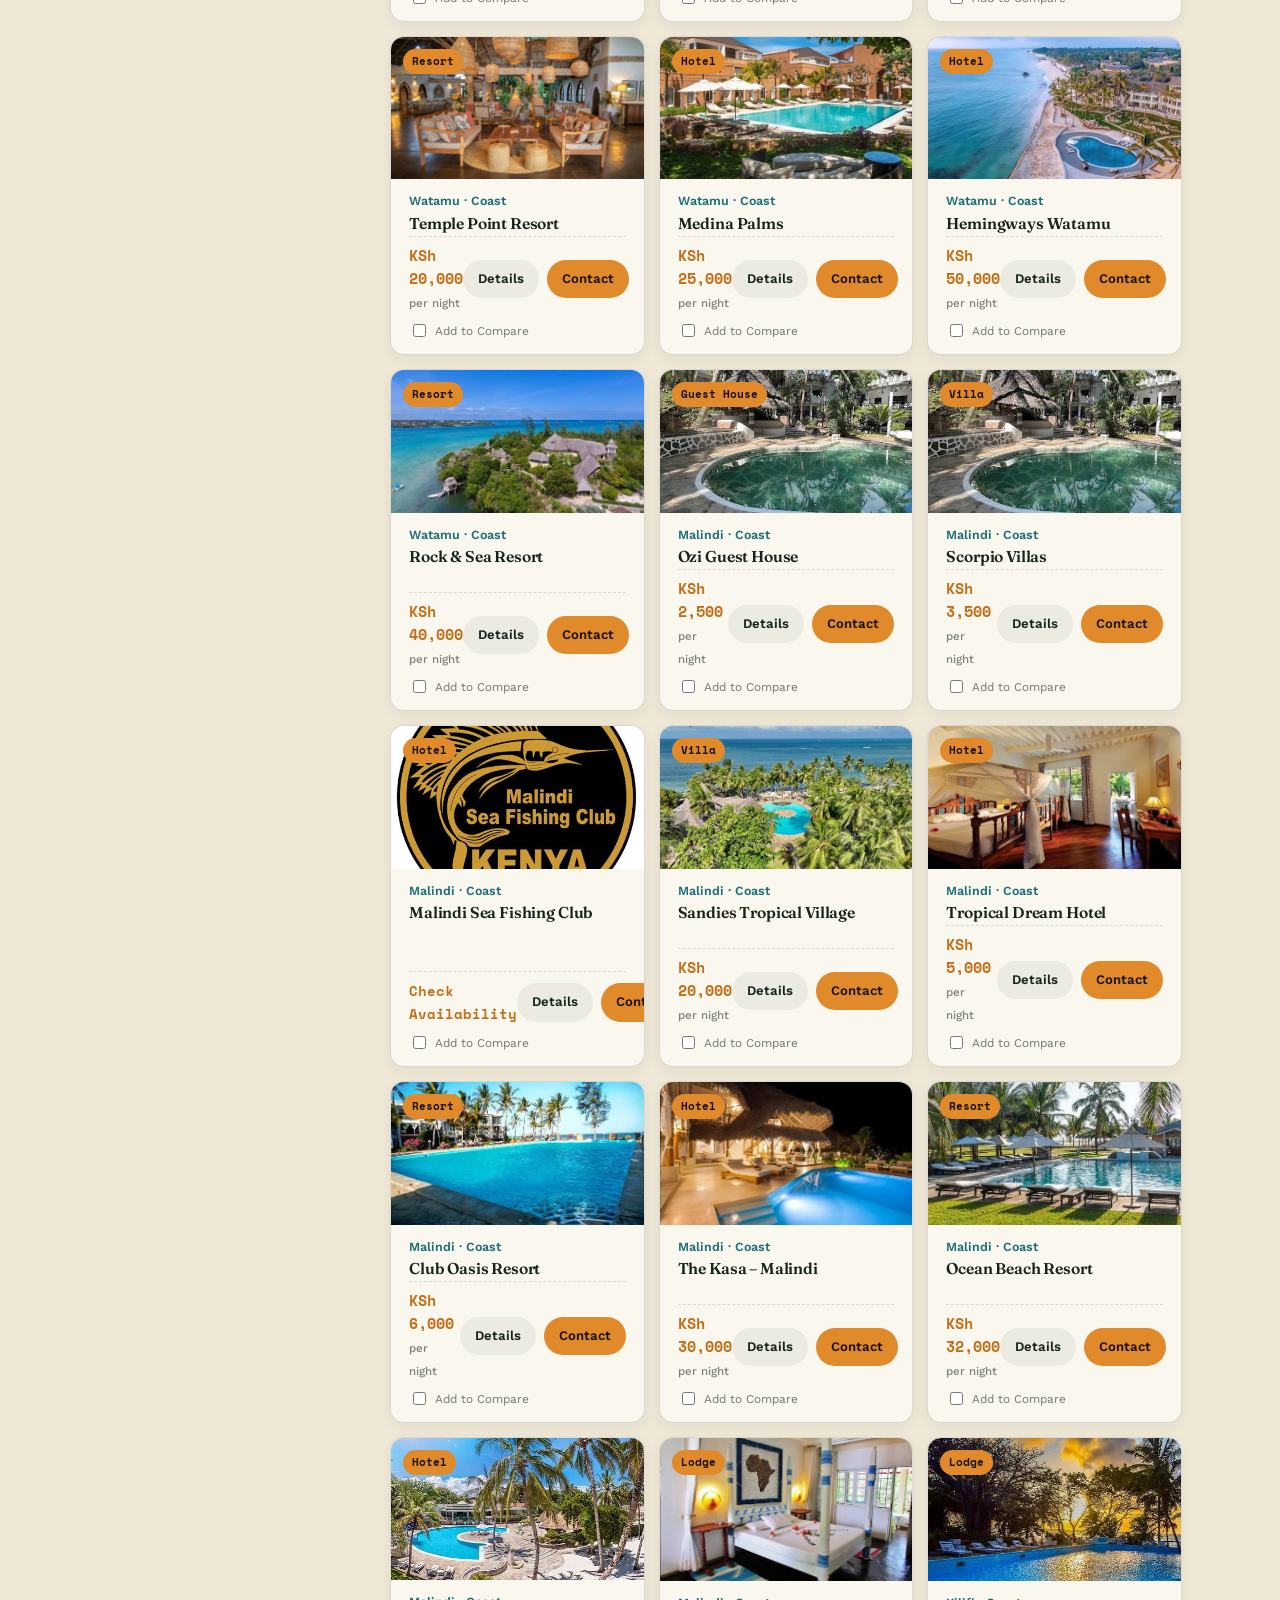
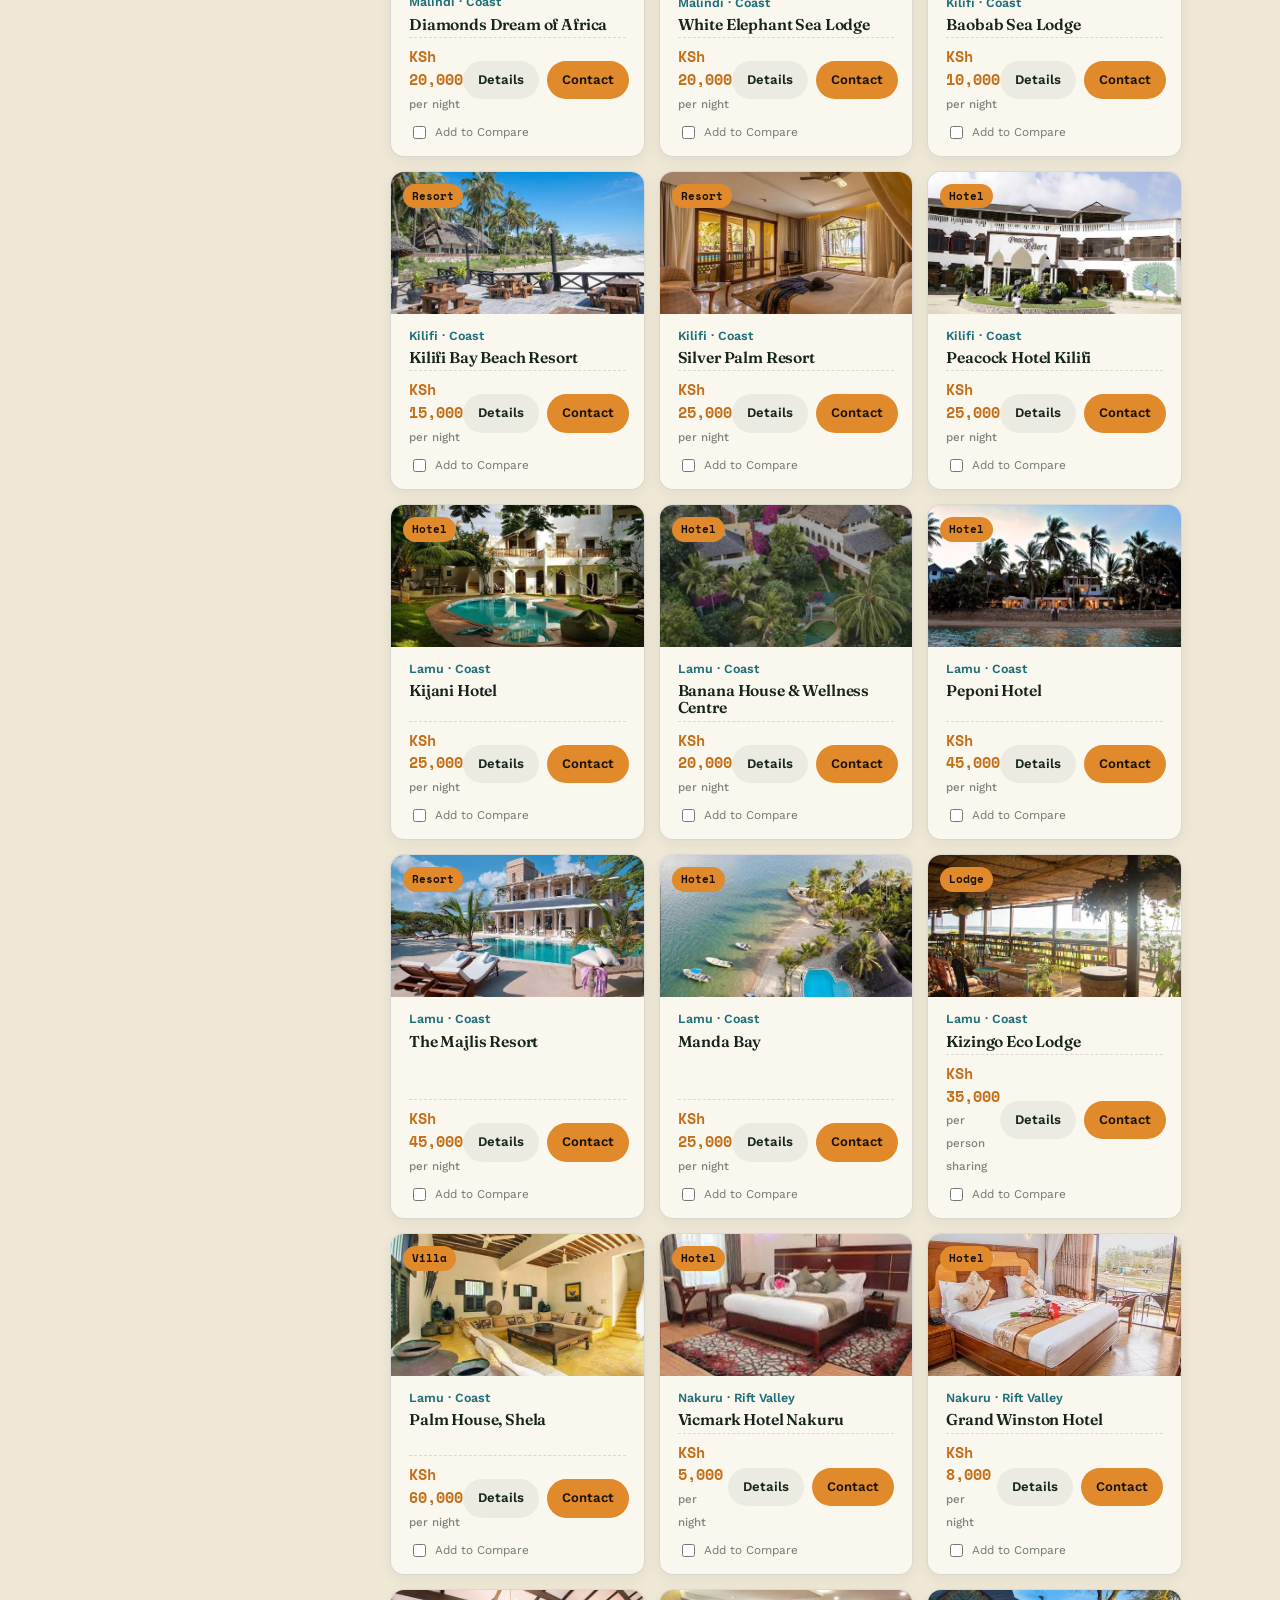
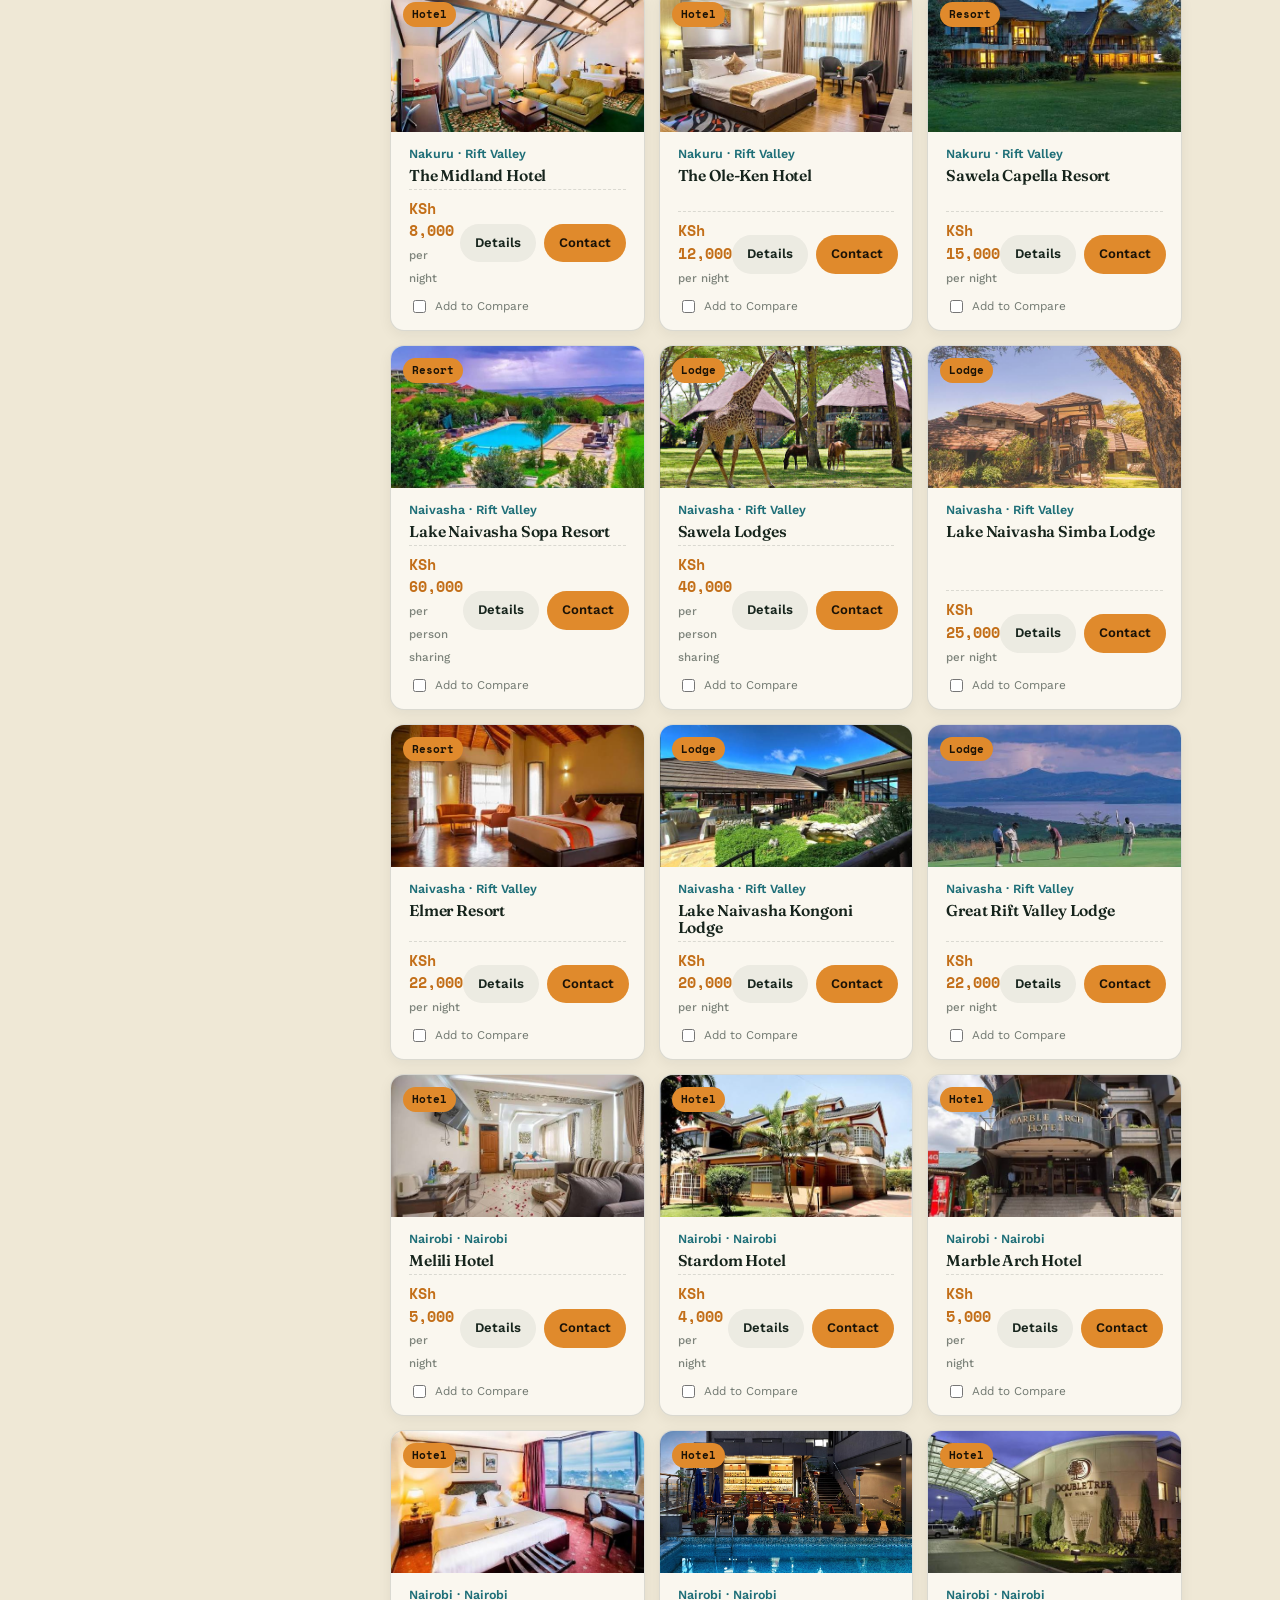
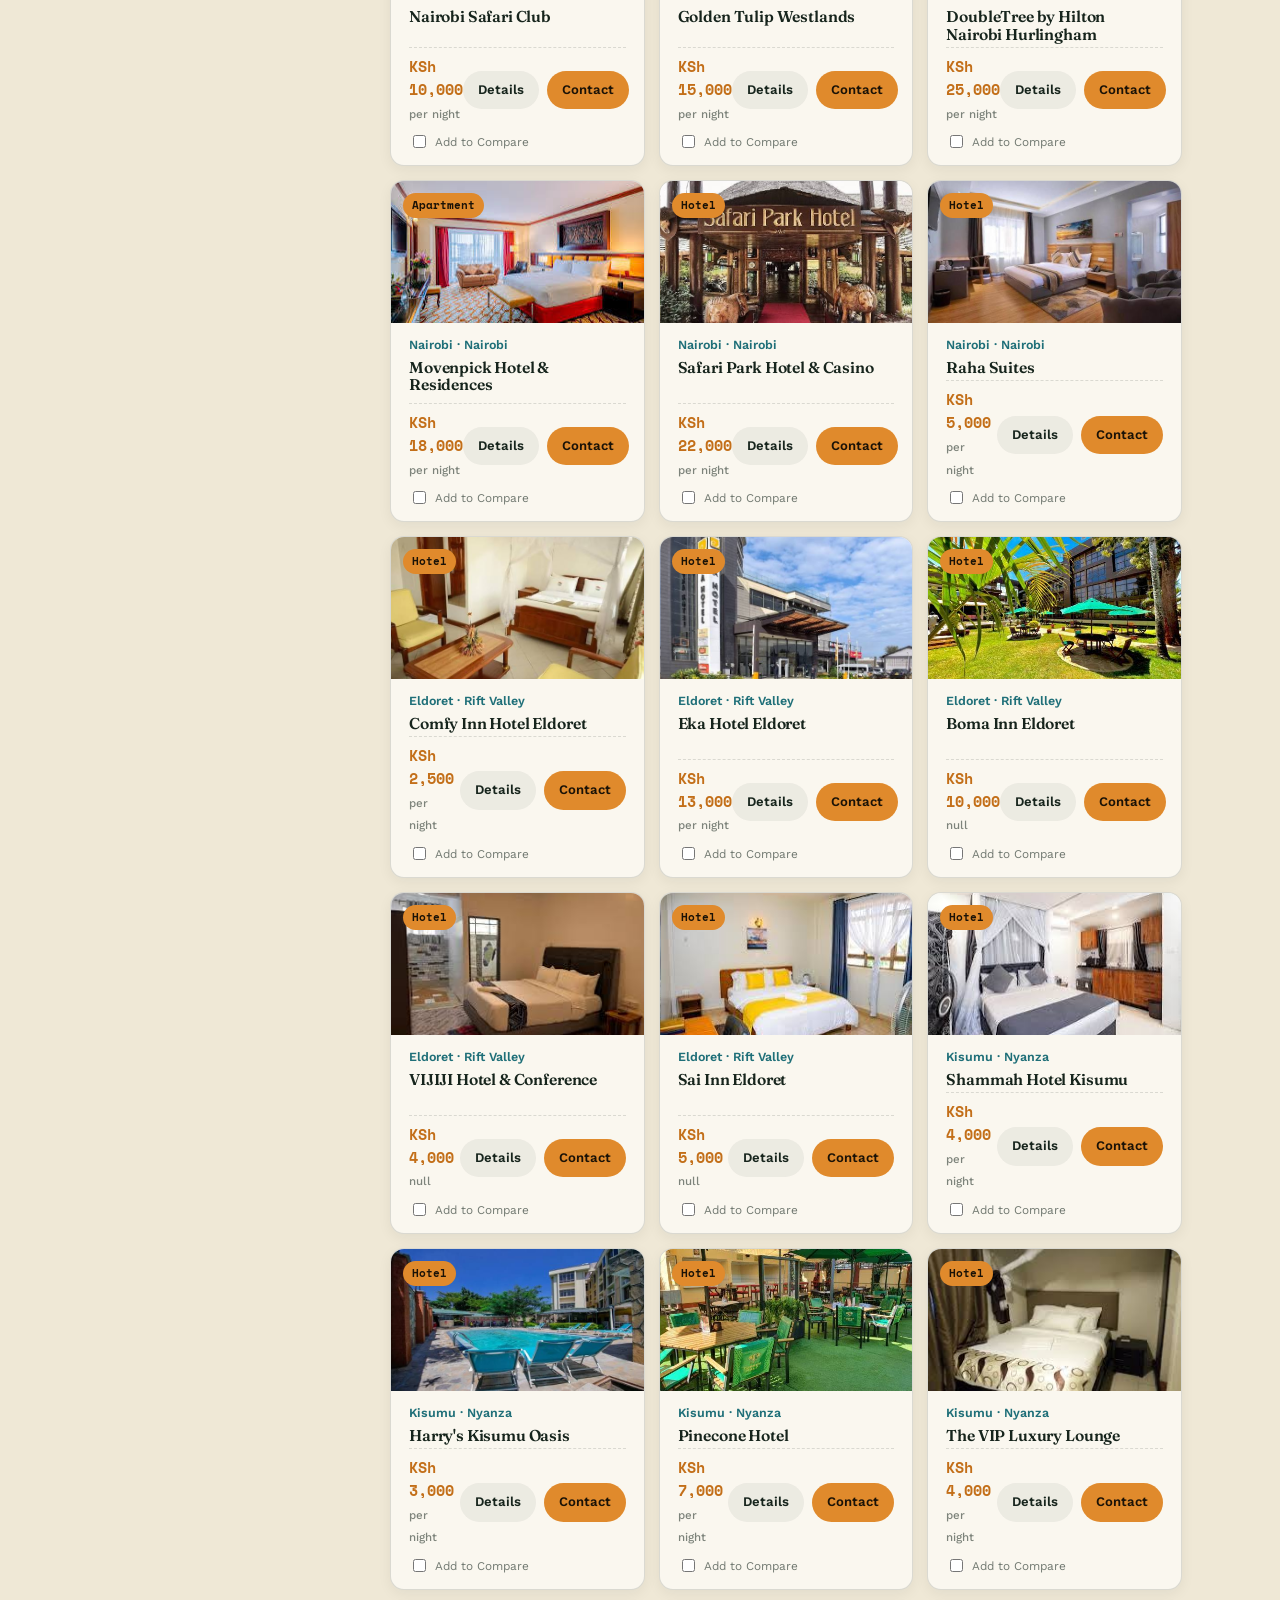
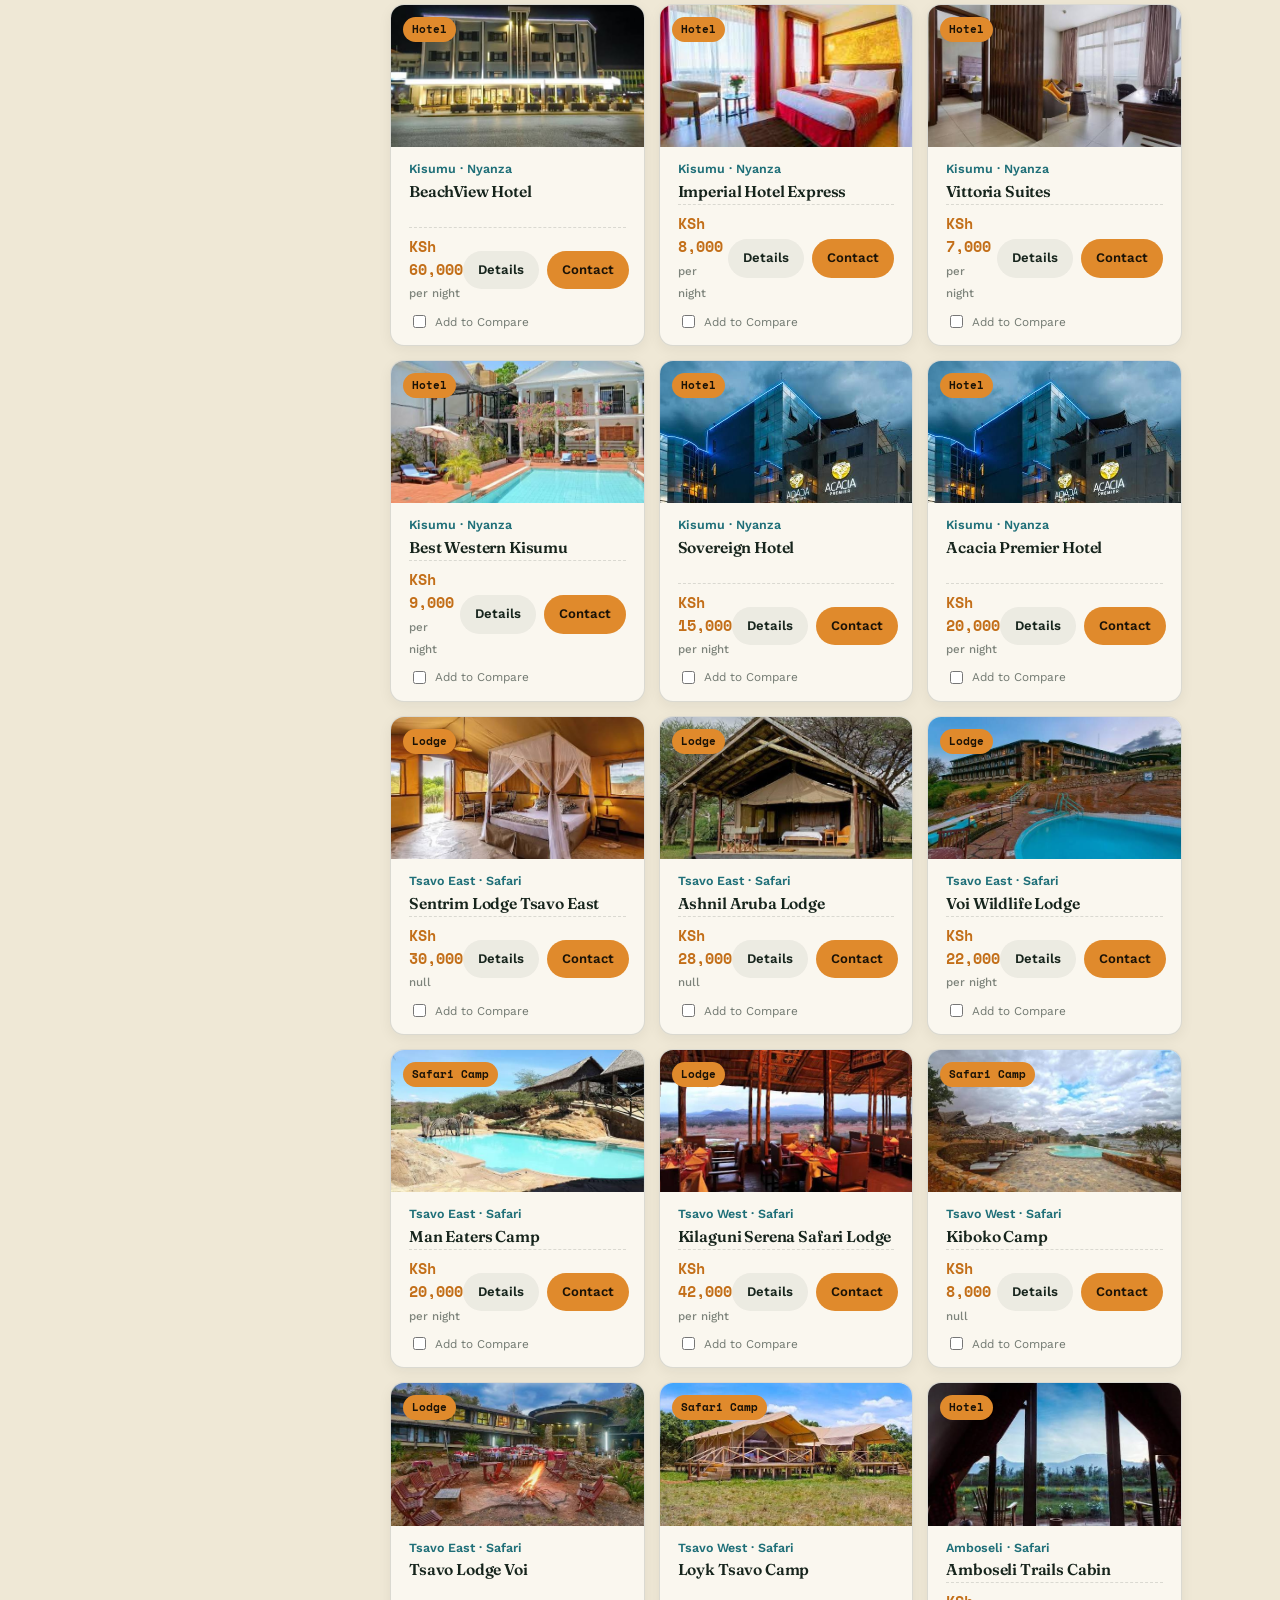
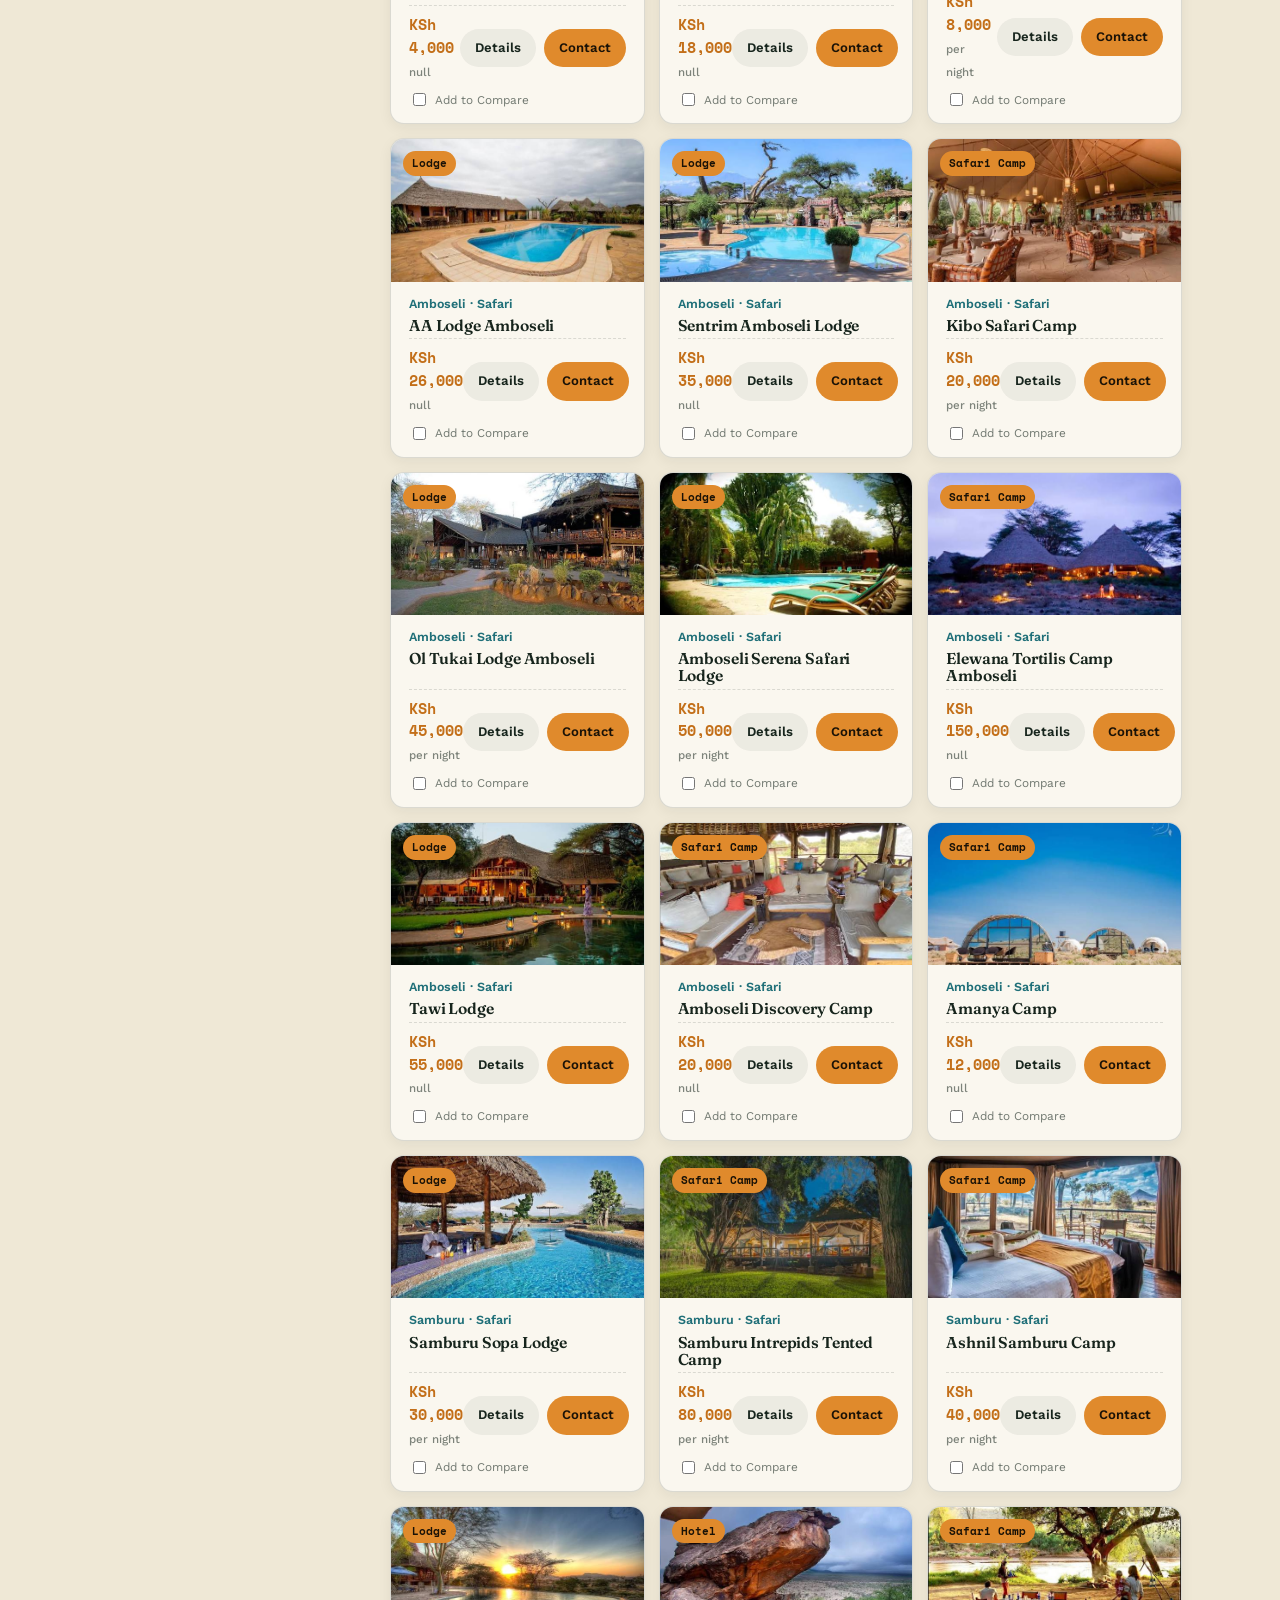
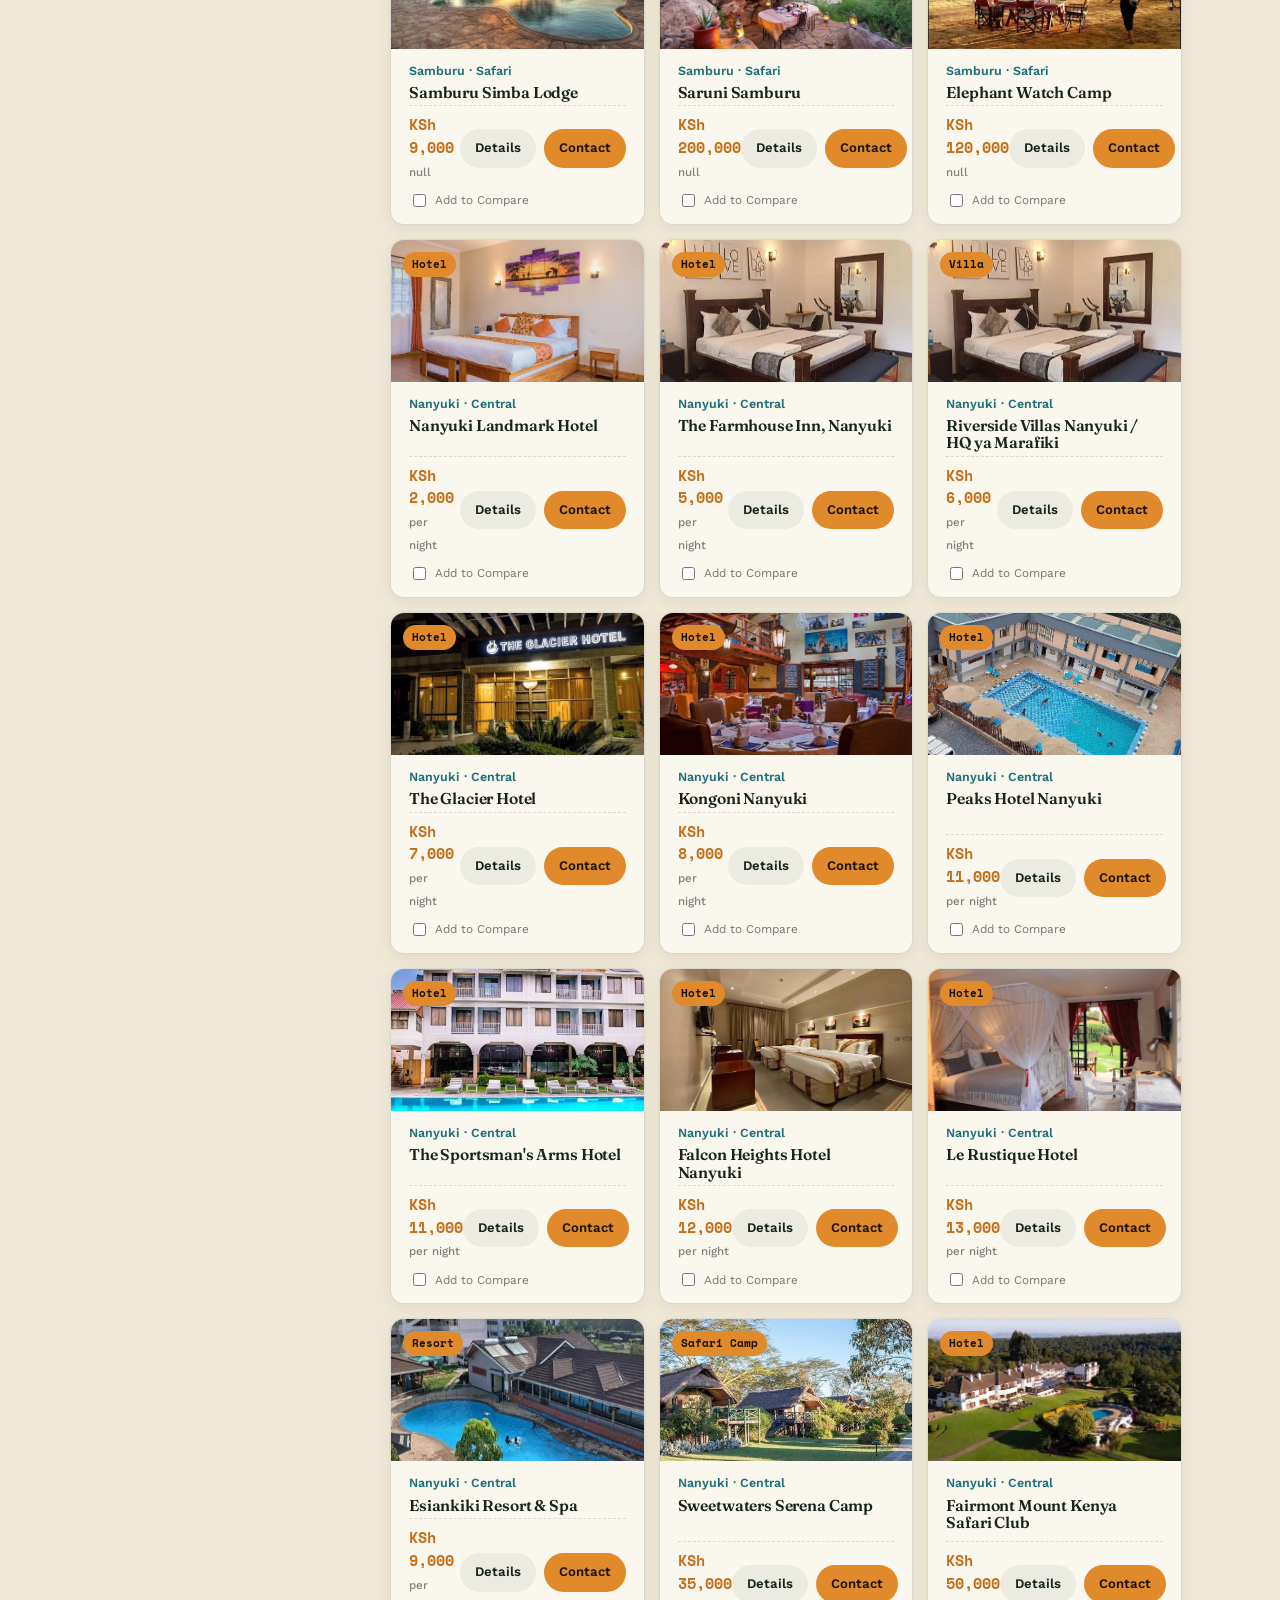
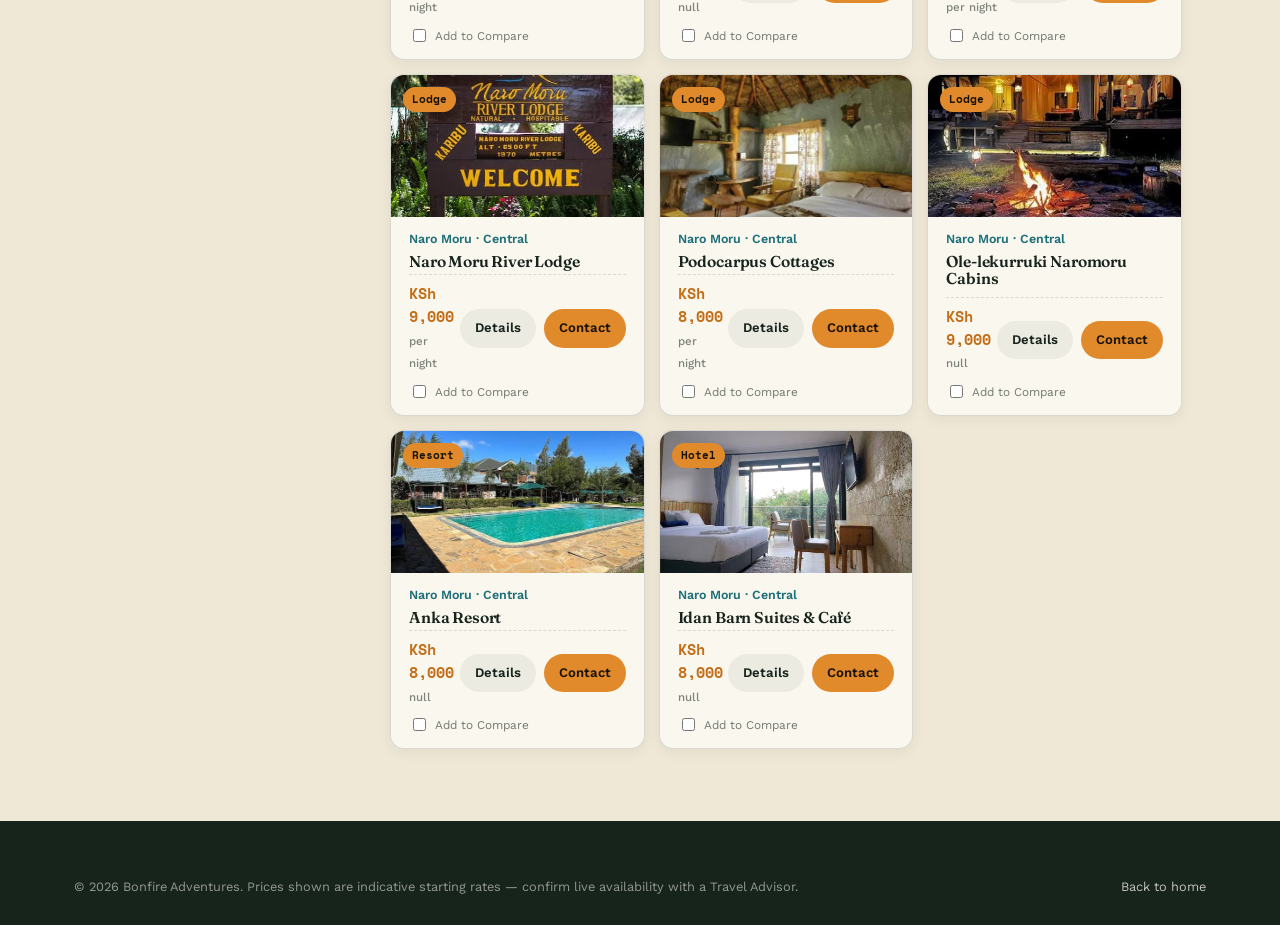
<file: pages/hotels.html>
<!DOCTYPE html>
<html lang="en">
<head>
<!-- Google tag (gtag.js) -->
<script async src="https://www.googletagmanager.com/gtag/js?id=AW-18467768974"></script>
<script>
  window.dataLayer = window.dataLayer || [];
  function gtag(){dataLayer.push(arguments);}
  gtag('js', new Date());

  gtag('config', 'AW-18467768974');
</script>
<meta charset="UTF-8">
<meta name="viewport" content="width=device-width, initial-scale=1.0">
<title>Hotels &amp; B&amp;Bs — Bonfire Adventures</title>
<meta name="description" content="Search Kenya hotels, resorts, lodges and B&Bs by region, town or name. Compact listings across Coast, Rift Valley, Nairobi, Safari and Mount Kenya regions, with WhatsApp booking support.">
<link rel="canonical" href="https://www.YOUR-LIVE-DOMAIN-HERE.com/pages/hotels.html">
<meta property="og:title" content="Hotels &amp; B&amp;Bs — Bonfire Adventures">
<meta property="og:description" content="Search Kenya hotels, resorts, lodges and B&Bs by region, town or name. Compact listings across Coast, Rift Valley, Nairobi, Safari and Mount Kenya regions, with WhatsApp booking support.">
<meta property="og:type" content="website">
<meta property="og:url" content="https://www.YOUR-LIVE-DOMAIN-HERE.com/pages/hotels.html">
<meta property="og:image" content="https://www.YOUR-LIVE-DOMAIN-HERE.com/assets/images/hero/mombasa-07-tusks.jpg">
<meta property="og:site_name" content="Bonfire Adventures">
<meta name="twitter:card" content="summary_large_image">
<meta name="twitter:title" content="Hotels &amp; B&amp;Bs — Bonfire Adventures">
<meta name="twitter:description" content="Search Kenya hotels, resorts, lodges and B&Bs by region, town or name. Compact listings across Coast, Rift Valley, Nairobi, Safari and Mount Kenya regions, with WhatsApp booking support.">
<meta name="twitter:image" content="https://www.YOUR-LIVE-DOMAIN-HERE.com/assets/images/hero/mombasa-07-tusks.jpg">
<link rel="stylesheet" href="../styles.css?v=2">
<link rel="icon" type="image/svg+xml" href="../assets/logos/bonfire-logo.svg">
</head>
<body id="page-hotels">
<a class="skip-link" href="#main">Skip to content</a>

<header class="site-header">
  <div class="container">
    <a class="brand" href="../index.html"><img src="../assets/logos/bonfire-logo.svg" alt="Bonfire Adventures logo" class="brand-logo"> Bonfire Adventures</a>
    <nav class="main-nav" aria-label="Primary">
      <a href="destinations.html">Destinations</a>
      <a href="packages.html">Packages</a>
      <a href="hotels.html">Hotels &amp; B&amp;Bs</a>
      <a href="deals.html">Deals</a>
      <span class="nav-divider" aria-hidden="true"></span>
      <a href="compare.html" class="nav-secondary">Compare <span class="compare-badge" data-compare-count>0</span></a>
      <a href="contact.html" class="nav-secondary">Contact</a>
      <div class="header-search header-search--mobile">
        <input type="search" placeholder="Search Kenya…" aria-label="Global search" data-global-search>
        <div class="gs-results" hidden data-global-search-results></div>
      </div>
    </nav>
    <div class="header-actions">
      <div class="header-search">
        <input type="search" placeholder="Search Kenya…" aria-label="Global search" data-global-search>
        <div class="gs-results" hidden data-global-search-results></div>
      </div>
      <a class="btn btn-whatsapp btn-sm" data-whatsapp data-message="Hi, I'd like to speak with a Travel Advisor." target="_blank" rel="noopener"><span class="long">Advisor</span> 💬</a>
      <button class="nav-toggle" aria-label="Toggle menu" aria-expanded="false">☰</button>
    </div>
  </div>
</header>

<main id="main">
  <div class="page-hero has-photo" style="--hero-photo:url('../assets/images/hotels/serena-beach-resort-spa.jpg');">
    <div class="container">
      <div class="breadcrumbs" style="color:rgba(250,247,239,.7);"><a href="../index.html" style="color:rgba(250,247,239,.9);">Home</a> / Hotels &amp; B&amp;Bs</div>
      <h1 id="page-title">Hotels &amp; B&amp;Bs</h1>
      <p id="page-sub">Search by name, town or region — from beach resorts to safari camps, all from one central hotel database.</p>
    </div>
  </div>

  <div class="container section" id="list-view">
    <div class="hotel-search-bar">
      <input type="search" id="hotel-query" placeholder="Search hotel name, town, region, or type — e.g. &quot;Mombasa&quot;, &quot;Coast&quot;, &quot;Safari Lodge&quot;, &quot;B&amp;B&quot;" aria-label="Search hotels">
    </div>

    <div class="chip-row" style="margin-bottom:16px;">
      <button type="button" class="chip is-active" id="search-anywhere">All Regions</button>
    </div>
    <div class="region-grid" id="region-grid" style="margin-bottom:14px;"></div>
    <div class="chip-row" id="town-row" style="margin-bottom:26px;"></div>

    <div class="layout-split">
      <aside class="filters" aria-label="Filter hotels">
        <h4>Accommodation Type</h4>
        <div class="filter-group"><select id="f-type"><option value="">Any type</option></select></div>
        <h4>Price</h4>
        <div class="filter-group"><select id="f-price">
          <option value="">Any price</option>
          <option value="0-5000">Under KSh 5,000</option>
          <option value="5000-10000">KSh 5,000–10,000</option>
          <option value="10000-20000">KSh 10,000–20,000</option>
          <option value="20000-30000">KSh 20,000–30,000</option>
          <option value="30000-50000">KSh 30,000–50,000</option>
          <option value="50000-999999">KSh 50,000+</option>
        </select></div>
        <button class="btn btn-ghost btn-sm" id="f-clear" style="width:100%;justify-content:center;">Clear filters</button>
      </aside>

      <div>
        <div class="section-head" style="margin-bottom:16px;">
          <p id="result-count" style="margin:0;font-size:.9rem;color:rgba(22,36,28,.6);"></p>
          <div class="form-field" style="max-width:220px;">
            <label for="f-sort" class="visually-hidden">Sort</label>
            <select id="f-sort">
              <option value="recommended">Sort: Recommended</option>
              <option value="price-asc">Price: Low to High</option>
              <option value="price-desc">Price: High to Low</option>
              <option value="popular">Most Popular</option>
              <option value="name">Name A–Z</option>
            </select>
          </div>
        </div>
        <div class="card-grid card-grid--compact" data-hotel-results></div>
      </div>
    </div>
  </div>

  <div class="container section" id="detail-view" hidden>
    <div class="breadcrumbs"><a href="../index.html">Home</a> / <a href="hotels.html">Hotels &amp; B&amp;Bs</a> / <span data-detail-crumb></span></div>
    <div id="detail-content"></div>
  </div>
</main>

<footer class="site-footer">
  <div class="container">
    <div class="footer-bottom">
      <span>© <span data-year></span> Bonfire Adventures. Prices shown are indicative starting rates — confirm live availability with a Travel Advisor.</span>
      <a href="../index.html" style="color:rgba(250,247,239,.75);">Back to home</a>
    </div>
  </div>
</footer>

<a class="fab-whatsapp" data-whatsapp data-message="Hi, I'd like help finding a hotel or B&amp;B." target="_blank" rel="noopener" aria-label="Chat on WhatsApp">💬</a>

<script src="../data.js?v=2"></script>
<script src="../script.js?v=2"></script>
<script>
(function () {
  const params = new URLSearchParams(location.search);
  const id = params.get('id');
  let state = { region: '', town: '' };

  function renderRegionGrid() {
    const wrap = document.getElementById('region-grid');
    wrap.innerHTML = '';
    Object.keys(BONFIRE_DATA.REGIONS).forEach(function (region) {
      const count = BONFIRE_DATA.HOTELS.filter(function (h) { return h.region === region; }).length;
      if (!count) return;
      const btn = document.createElement('button');
      btn.type = 'button'; btn.className = 'region-tile' + (state.region === region ? ' is-active' : '');
      btn.innerHTML = region + '<span class="count">' + count + ' propert' + (count === 1 ? 'y' : 'ies') + '</span>';
      btn.addEventListener('click', function () {
        state.region = state.region === region ? '' : region; state.town = '';
        renderRegionGrid(); renderTowns(); applyFilters();
      });
      wrap.appendChild(btn);
    });
  }

  function renderTowns() {
    const row = document.getElementById('town-row');
    row.innerHTML = '';
    if (!state.region) return;
    const towns = Array.from(new Set(BONFIRE_DATA.HOTELS.filter(function (h) { return h.region === state.region; }).map(function (h) { return h.town; })));
    towns.sort();
    towns.forEach(function (town) {
      const chip = document.createElement('button');
      chip.type = 'button'; chip.className = 'chip' + (state.town === town ? ' is-active' : '');
      chip.textContent = town;
      chip.addEventListener('click', function () {
        state.town = state.town === town ? '' : town;
        renderTowns(); applyFilters();
      });
      row.appendChild(chip);
    });
  }

  document.getElementById('search-anywhere').addEventListener('click', function () {
    state = { region: '', town: '' };
    document.getElementById('hotel-query').value = '';
    renderRegionGrid(); renderTowns();
    applyFilters();
  });

  function populateSelect(sel, items) {
    Array.from(new Set(items)).sort().forEach(function (i) {
      const o = document.createElement('option'); o.value = i; o.textContent = i; sel.appendChild(o);
    });
  }
  populateSelect(document.getElementById('f-type'), BONFIRE_DATA.HOTELS.map(function (h) { return h.accommodationType; }));

  function matchesQuery(h, q) {
    if (!q) return true;
    q = q.toLowerCase();
    const dest = BONFIRE_DATA.getDestinationById(h.destination);
    const haystack = [h.name, h.town, h.region, h.accommodationType, dest ? dest.name : ''].join(' ').toLowerCase();
    return haystack.indexOf(q) !== -1;
  }

  function applyFilters() {
    const query = document.getElementById('hotel-query').value.trim();
    const priceRange = document.getElementById('f-price').value;
    const type = document.getElementById('f-type').value;
    const sort = document.getElementById('f-sort').value;

    let results = BONFIRE_DATA.HOTELS.filter(function (h) {
      if (state.region && h.region !== state.region) return false;
      if (state.town && h.town !== state.town) return false;
      if (!matchesQuery(h, query)) return false;
      if (priceRange) {
        const parts = priceRange.split('-').map(Number);
        const lo = parts[0], hi = parts[1];
        if (h.price == null) return false;
        if (h.price < lo || h.price > hi) return false;
      }
      if (type && h.accommodationType !== type) return false;
      return true;
    });

    results = results.slice().sort(function (a, b) {
      if (sort === 'price-asc') return (a.price == null ? Infinity : a.price) - (b.price == null ? Infinity : b.price);
      if (sort === 'price-desc') return (b.price == null ? -Infinity : b.price) - (a.price == null ? -Infinity : a.price);
      if (sort === 'name') return a.name.localeCompare(b.name);
      if (sort === 'popular') return (b.guestRating || 0) - (a.guestRating || 0);
      return 0;
    });

    const wrap = document.querySelector('[data-hotel-results]');
    document.getElementById('result-count').textContent = results.length + ' propert' + (results.length === 1 ? 'y' : 'ies') + ' found';
    wrap.innerHTML = results.length
      ? results.map(Bonfire.hotelCardHTML).join('')
      : Bonfire.emptyStateHTML({ title: 'No properties match yet', text: 'Try a broader region, fewer filters, or ask an Advisor for hand-picked options.', altHref: 'hotels.html', altLabel: 'Search anywhere' });
    Bonfire.initWhatsAppButtons();
    Bonfire.initLazyBackgrounds();
  }

  document.getElementById('hotel-query').addEventListener('input', applyFilters);
  ['f-price','f-type','f-sort'].forEach(function (fid) { document.getElementById(fid).addEventListener('change', applyFilters); });
  document.getElementById('f-clear').addEventListener('click', function () {
    document.querySelectorAll('.filters select').forEach(function (s) { s.value = ''; });
    document.getElementById('hotel-query').value = '';
    applyFilters();
  });

  function renderDetail(h) {
    const dest = BONFIRE_DATA.getDestinationById(h.destination);
    document.getElementById('page-title').textContent = h.name;
    document.getElementById('page-sub').textContent = h.town + ', ' + h.region;
    document.querySelector('[data-detail-crumb]').textContent = h.name;
    document.title = h.name + ' — Bonfire Adventures';
    document.getElementById('list-view').hidden = true;
    document.getElementById('detail-view').hidden = false;

    const priceLine = h.price
      ? Bonfire.formatKES(h.price) + ' <small>' + h.priceBasis + '</small>'
      : '<span style="font-size:1.1rem;">Check Availability</span>';

    const imgs = (h.images && h.images.length ? h.images : [h.image]);
    const gallery = imgs.map(function (img) {
      return '<div class="dest-gallery-photo" data-bg="../' + img + '" role="img" aria-label="' + h.name + '"></div>';
    }).join('');

    document.getElementById('detail-content').innerHTML =
      '<div style="display:grid;grid-template-columns:1.3fr 1fr;gap:32px;">' +
        '<div>' +
          '<div class="dest-gallery" style="margin-bottom:20px;">' + gallery + '</div>' +
          '<h2>About this property</h2><p>' + h.description + '</p>' +
          '<p style="font-size:.86rem;"><strong>Accommodation type:</strong> ' + h.accommodationType + '</p>' +
          '<p style="font-size:.86rem;"><strong>Location:</strong> ' + h.town + ', ' + h.region + (dest ? ' · part of ' + dest.name : '') + '</p>' +
          '<p style="font-size:.86rem;"><strong>Availability:</strong> ' + h.availabilityStatus + '</p>' +
        '</div>' +
        '<aside class="filters" style="position:sticky;top:92px;">' +
          '<div class="price" style="font-size:1.4rem;margin-bottom:4px;">' + priceLine + '</div>' +
          '<p style="font-size:.85rem;color:rgba(22,36,28,.6);margin-bottom:16px;">Indicative pricing — confirm live rates with a Travel Advisor.</p>' +
          '<h4 style="margin-top:0;">Interested in this property?</h4>' +
          '<p style="font-size:.86rem;">Let Bonfire Adventures help you check availability, confirm the current price and arrange your booking.</p>' +
          '<a class="btn btn-primary" style="width:100%;justify-content:center;margin-top:6px;" href="#request-booking" data-analytics="booking-start">Request a Booking</a>' +
          '<a class="btn btn-outline" style="width:100%;justify-content:center;margin-top:10px;" href="' + Bonfire.callBonfireLink() + '">Call Bonfire</a>' +
          '<a class="btn btn-ghost" style="width:100%;justify-content:center;margin-top:10px;" href="hotels.html">← Back to Results</a>' +
        '</aside>' +
      '</div>' +
      '<div class="section" id="request-booking" style="padding-bottom:0;">' +
        '<h2>Request a Booking</h2>' +
        '<form id="booking-form">' +
          '<div class="form-grid">' +
            '<div class="form-field"><label for="bf-name">Full Name</label><input type="text" id="bf-name"></div>' +
            '<div class="form-field"><label for="bf-phone">Phone / WhatsApp</label><input type="tel" id="bf-phone"></div>' +
            '<div class="form-field"><label for="bf-email">Email</label><input type="email" id="bf-email"></div>' +
            '<div class="form-field"><label for="bf-property">Hotel/Property</label><input type="text" id="bf-property" value="' + h.name + '" readonly></div>' +
            '<div class="form-field"><label for="bf-dest">Destination</label><input type="text" id="bf-dest" value="' + h.town + '" readonly></div>' +
            '<div class="form-field"><label for="bf-checkin">Check-in Date</label><input type="date" id="bf-checkin"></div>' +
            '<div class="form-field"><label for="bf-checkout">Check-out Date</label><input type="date" id="bf-checkout"></div>' +
            '<div class="form-field"><label for="bf-adults">Adults</label><input type="number" id="bf-adults" min="1" value="2"></div>' +
            '<div class="form-field"><label for="bf-children">Children</label><input type="number" id="bf-children" min="0" value="0"></div>' +
            '<div class="form-field"><label for="bf-room">Room Preference</label><input type="text" id="bf-room" placeholder="e.g. Sea view, twin beds"></div>' +
            '<div class="form-field full"><label for="bf-notes">Special Requests</label><textarea id="bf-notes" rows="3"></textarea></div>' +
          '</div>' +
          '<div style="margin-top:18px;"><button type="submit" class="btn btn-primary">Send Request on WhatsApp 💬</button></div>' +
          '<p id="booking-confirmation" style="display:none;margin-top:16px;padding:14px 16px;background:var(--sand-lt);border:1px solid var(--line);border-radius:var(--radius);font-size:.9rem;">Thanks — WhatsApp should have opened with your request pre-filled. Send it through and a Bonfire Adventures travel consultant will confirm availability, current pricing and booking details.</p>' +
        '</form>' +
      '</div>';

    // Structured data for this property — only fields the record actually
    // has; starRating/aggregateRating are omitted since that data is null
    // for every hotel in the current catalogue (never fabricate a rating).
    let ld = document.getElementById('ld-json');
    if (!ld) { ld = document.createElement('script'); ld.type = 'application/ld+json'; ld.id = 'ld-json'; document.head.appendChild(ld); }
    const ldData = {
      "@context": "https://schema.org",
      "@type": "LodgingBusiness",
      "name": h.name,
      "description": h.description,
      "address": { "@type": "PostalAddress", "addressLocality": h.town, "addressRegion": h.region, "addressCountry": "KE" },
      "image": "https://www.YOUR-LIVE-DOMAIN-HERE.com/" + h.image
    };
    if (h.price) {
      ldData.priceRange = "KES " + h.price + " " + h.priceBasis;
    }
    ld.textContent = JSON.stringify(ldData);

    Bonfire.initWhatsAppButtons();
    Bonfire.initLazyBackgrounds();

    document.getElementById('booking-form').addEventListener('submit', function (e) {
      e.preventDefault();
      const name = document.getElementById('bf-name').value.trim();
      const phone = document.getElementById('bf-phone').value.trim();
      // At least one way to identify/contact the guest is required; every
      // other field (including name or phone individually) is optional.
      if (!name && !phone) return;
      const checkin = document.getElementById('bf-checkin').value;
      const checkout = document.getElementById('bf-checkout').value;
      const adults = document.getElementById('bf-adults').value;
      const children = document.getElementById('bf-children').value;
      const room = document.getElementById('bf-room').value.trim();
      const notes = document.getElementById('bf-notes').value.trim();

      const lines = [];
      if (name) lines.push('Name: ' + name);
      if (phone) lines.push('Phone/WhatsApp: ' + phone);
      if (checkin || checkout) lines.push('Dates: ' + (checkin || '?') + ' to ' + (checkout || '?'));
      lines.push('Guests: ' + adults + ' adult' + (adults === '1' ? '' : 's') + (Number(children) > 0 ? ', ' + children + ' child' + (children === '1' ? '' : 'ren') : ''));
      if (room) lines.push('Room preference: ' + room);
      if (notes) lines.push('Special requests: ' + notes);

      window.open(Bonfire.buildWhatsAppLink({
        product: h.name,
        destination: h.town,
        custom: lines.join('\n')
      }), '_blank', 'noopener');

      document.getElementById('booking-confirmation').style.display = 'block';
      e.target.querySelector('button[type=submit]').setAttribute('disabled', 'true');
    });
  }

  if (id) {
    const h = BONFIRE_DATA.getHotelById(id);
    if (h) renderDetail(h);
    else {
      document.getElementById('detail-view').hidden = false;
      document.getElementById('list-view').hidden = true;
      document.getElementById('detail-content').innerHTML = Bonfire.emptyStateHTML({ title: 'Property not found', altHref: 'hotels.html', altLabel: 'Search hotels & B&Bs' });
    }
  } else {
    renderRegionGrid();
    renderTowns();
    applyFilters();
  }
})();
</script>
</body>
</html>
</file>
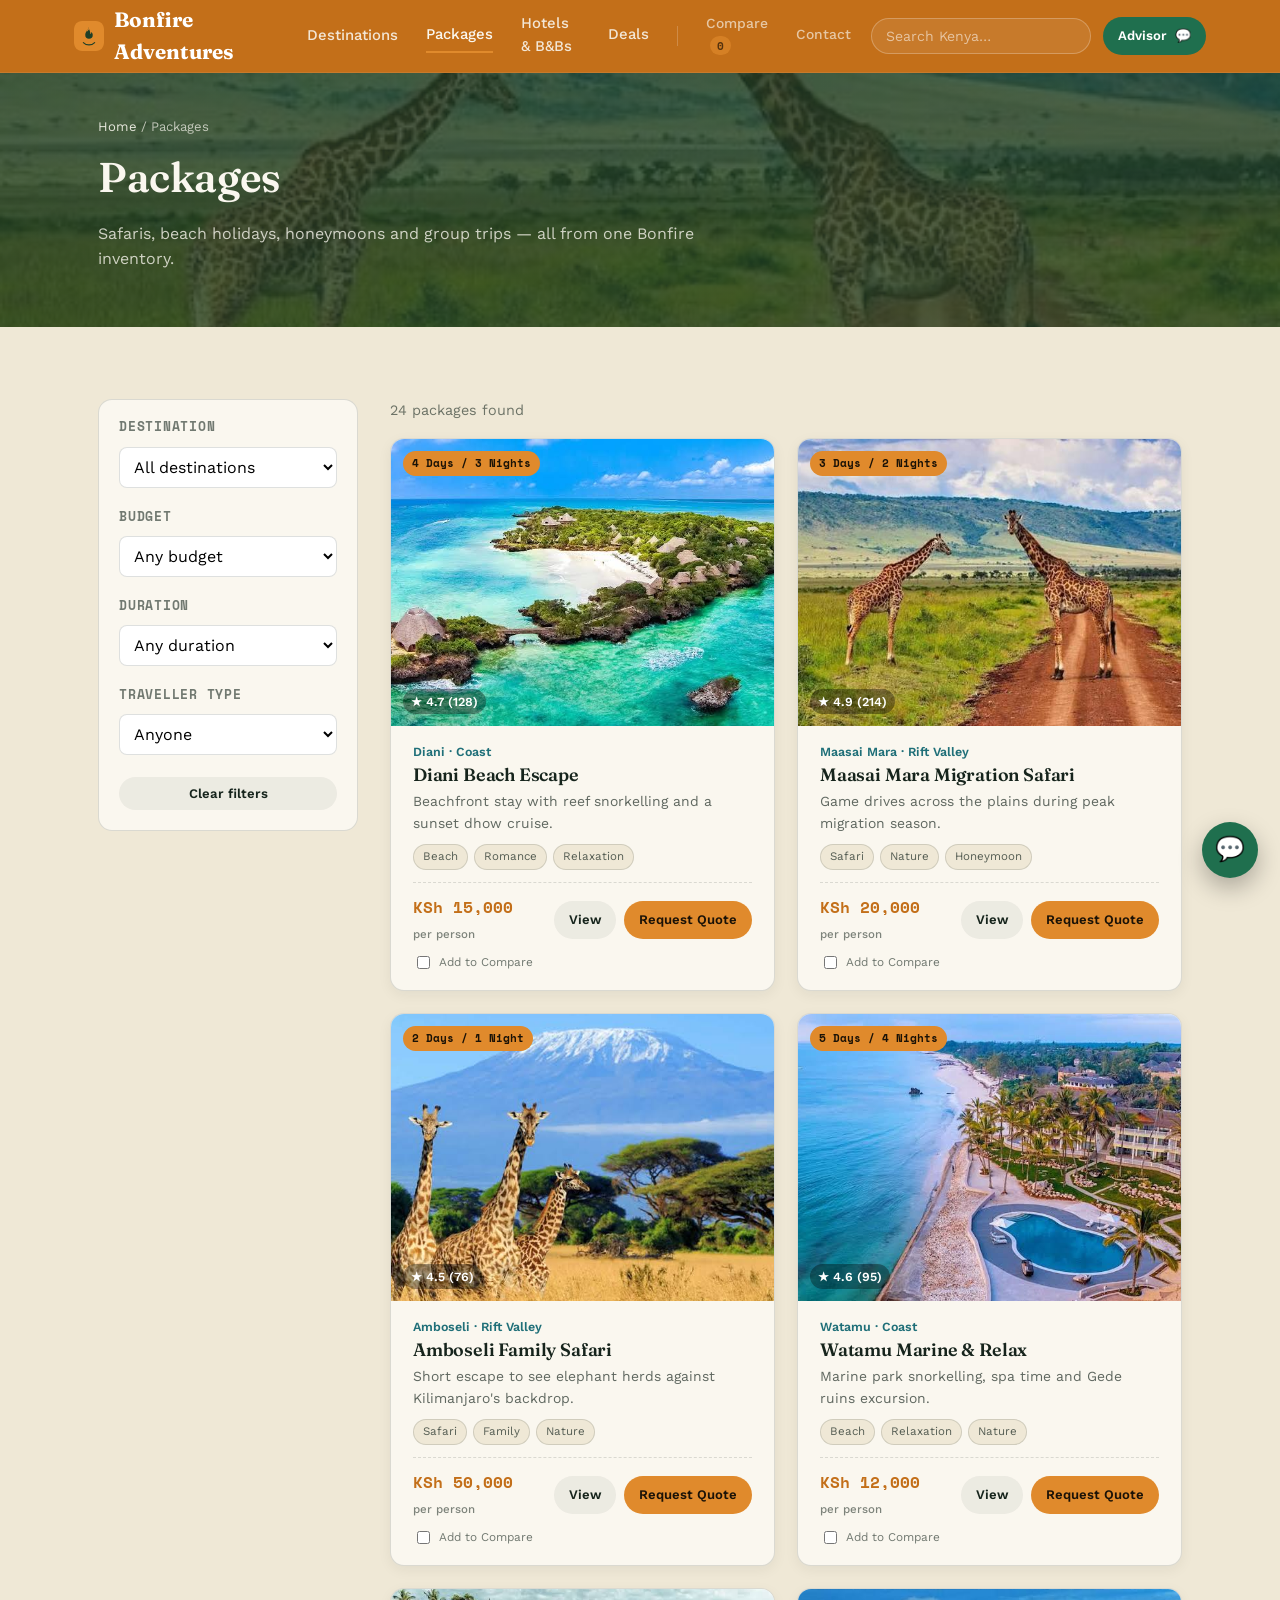
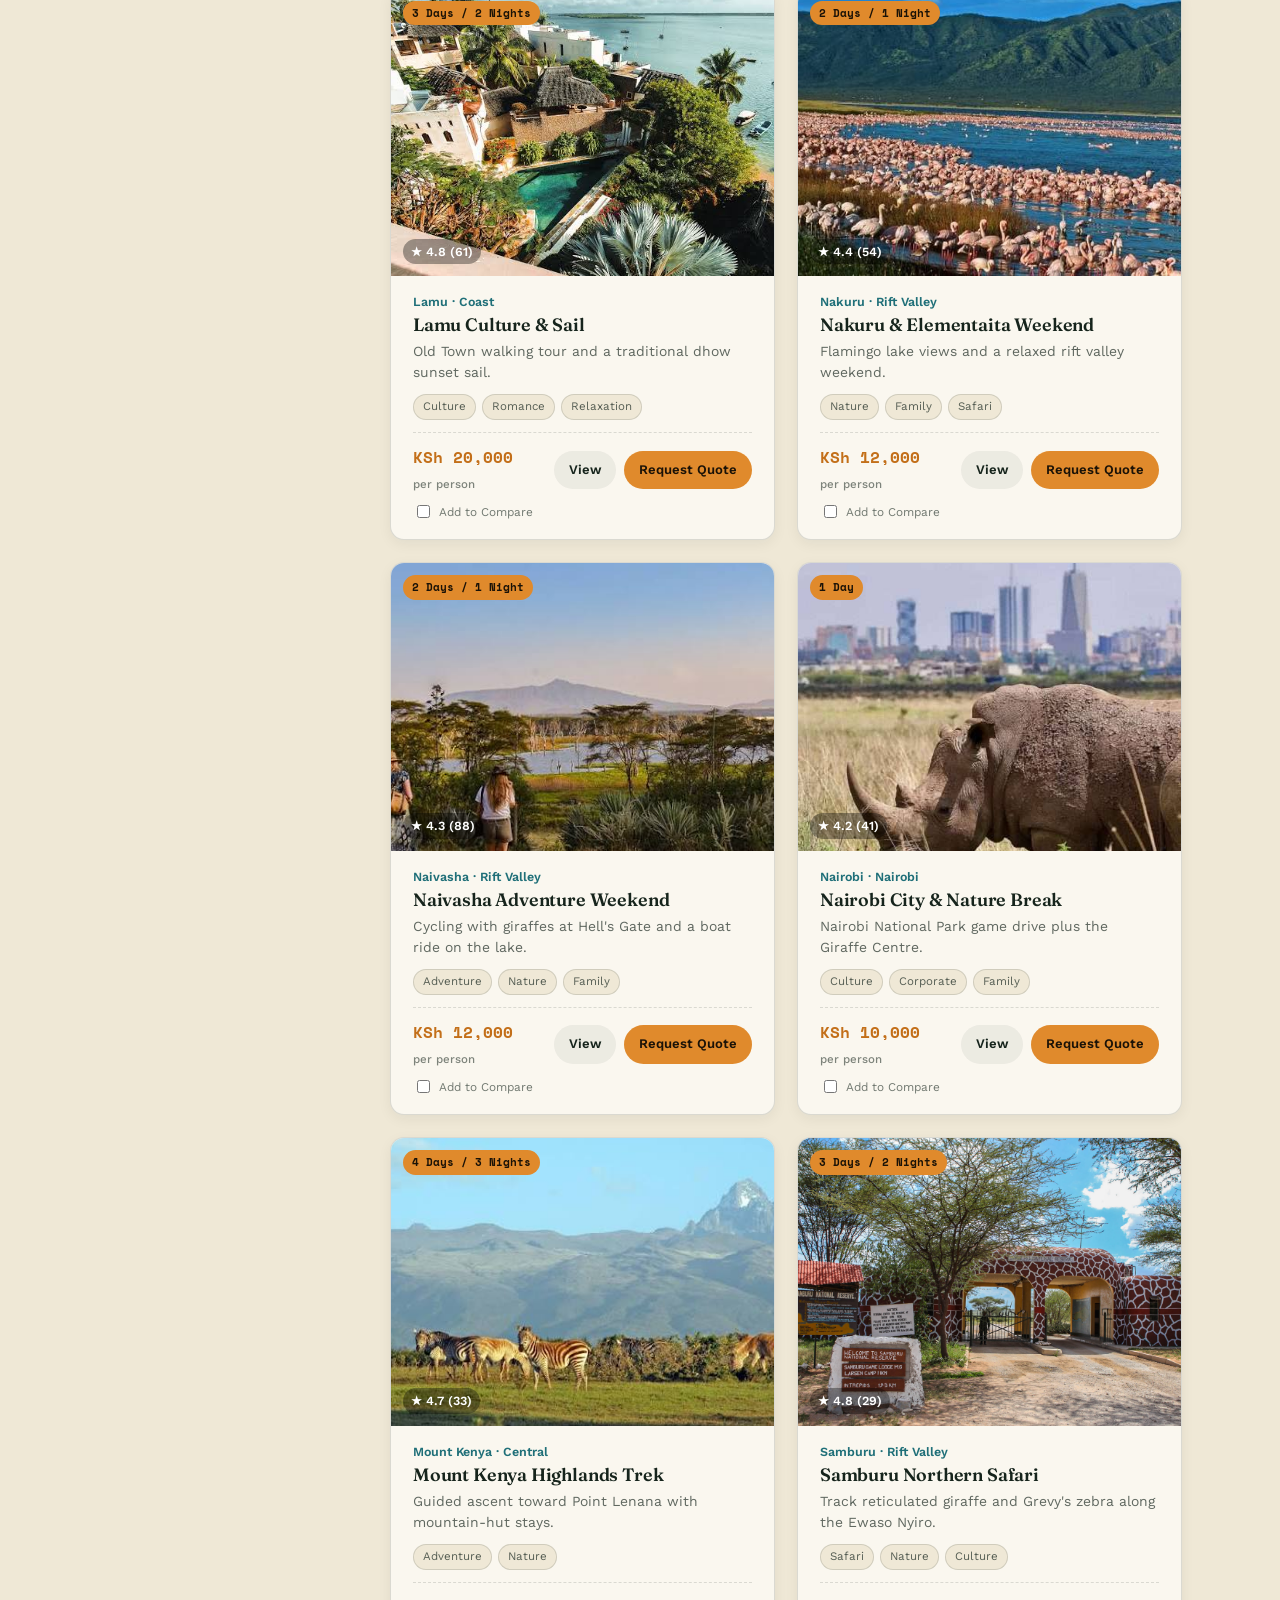
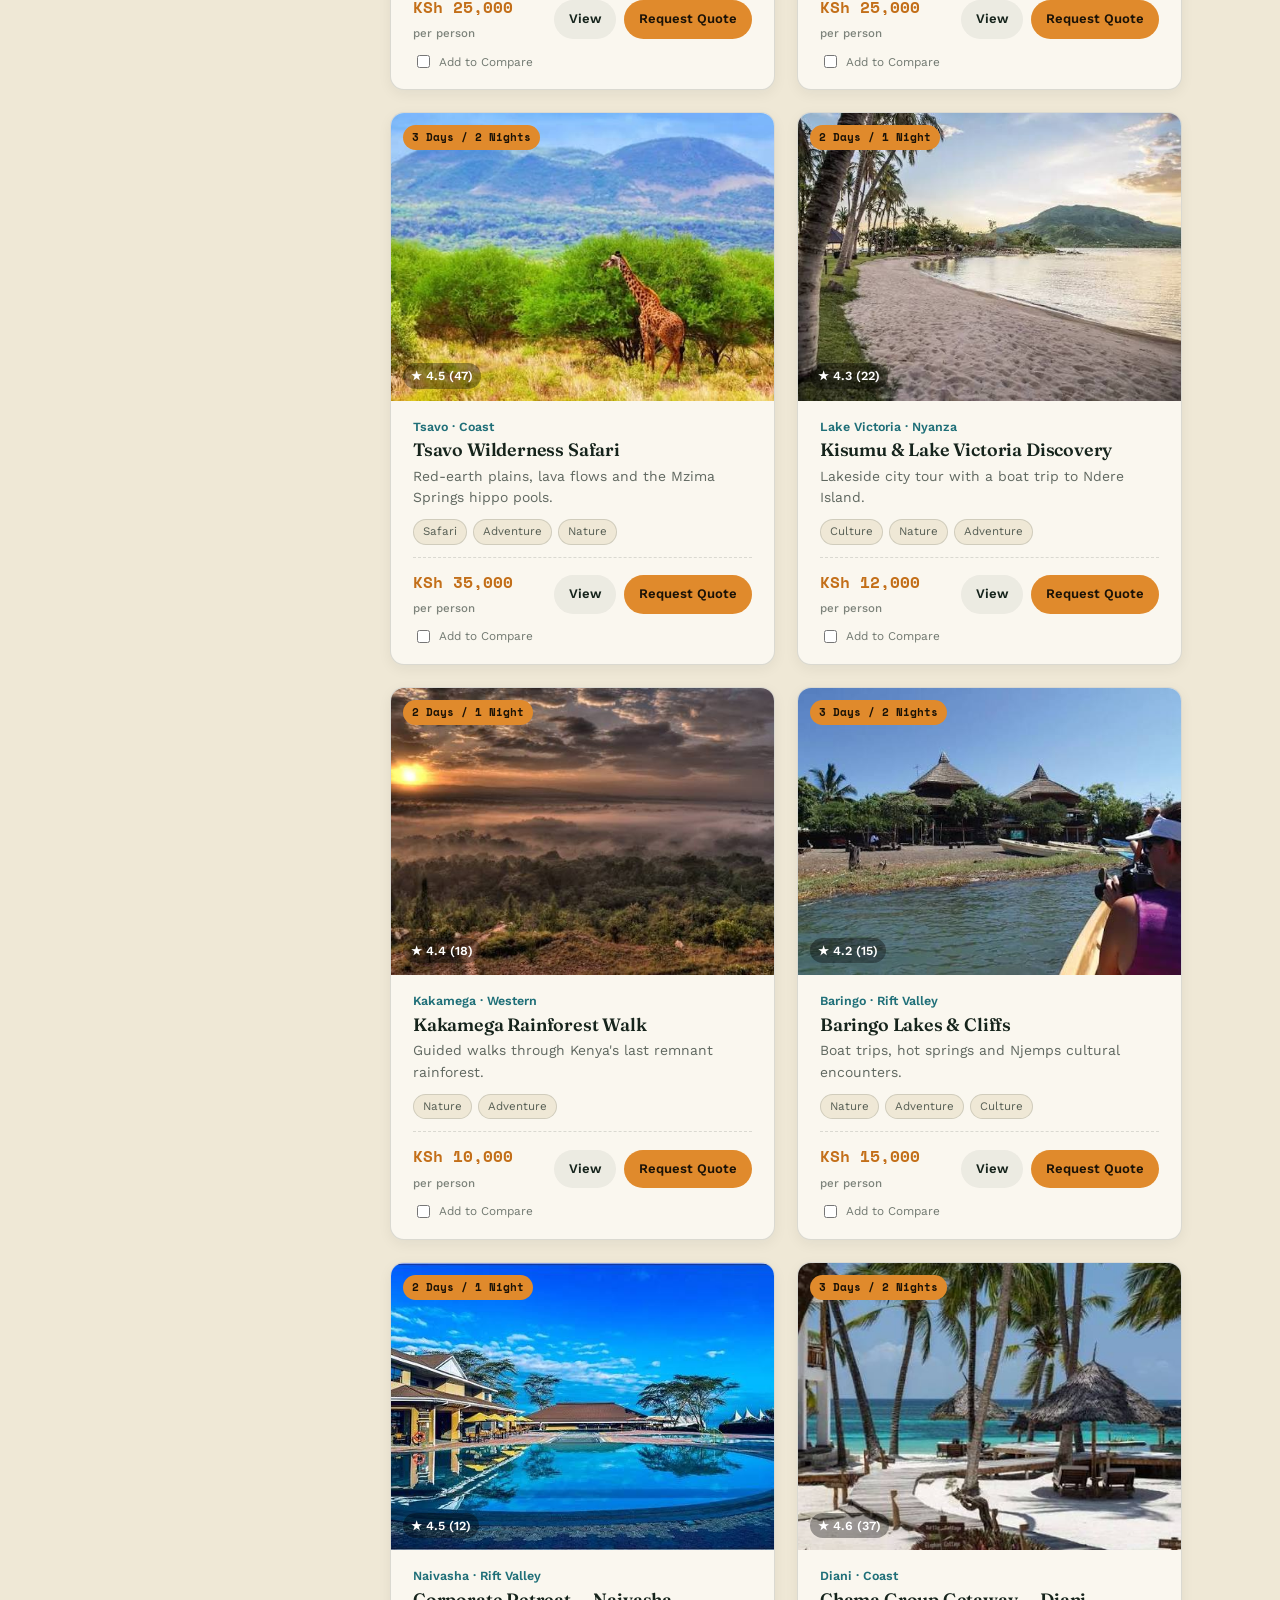
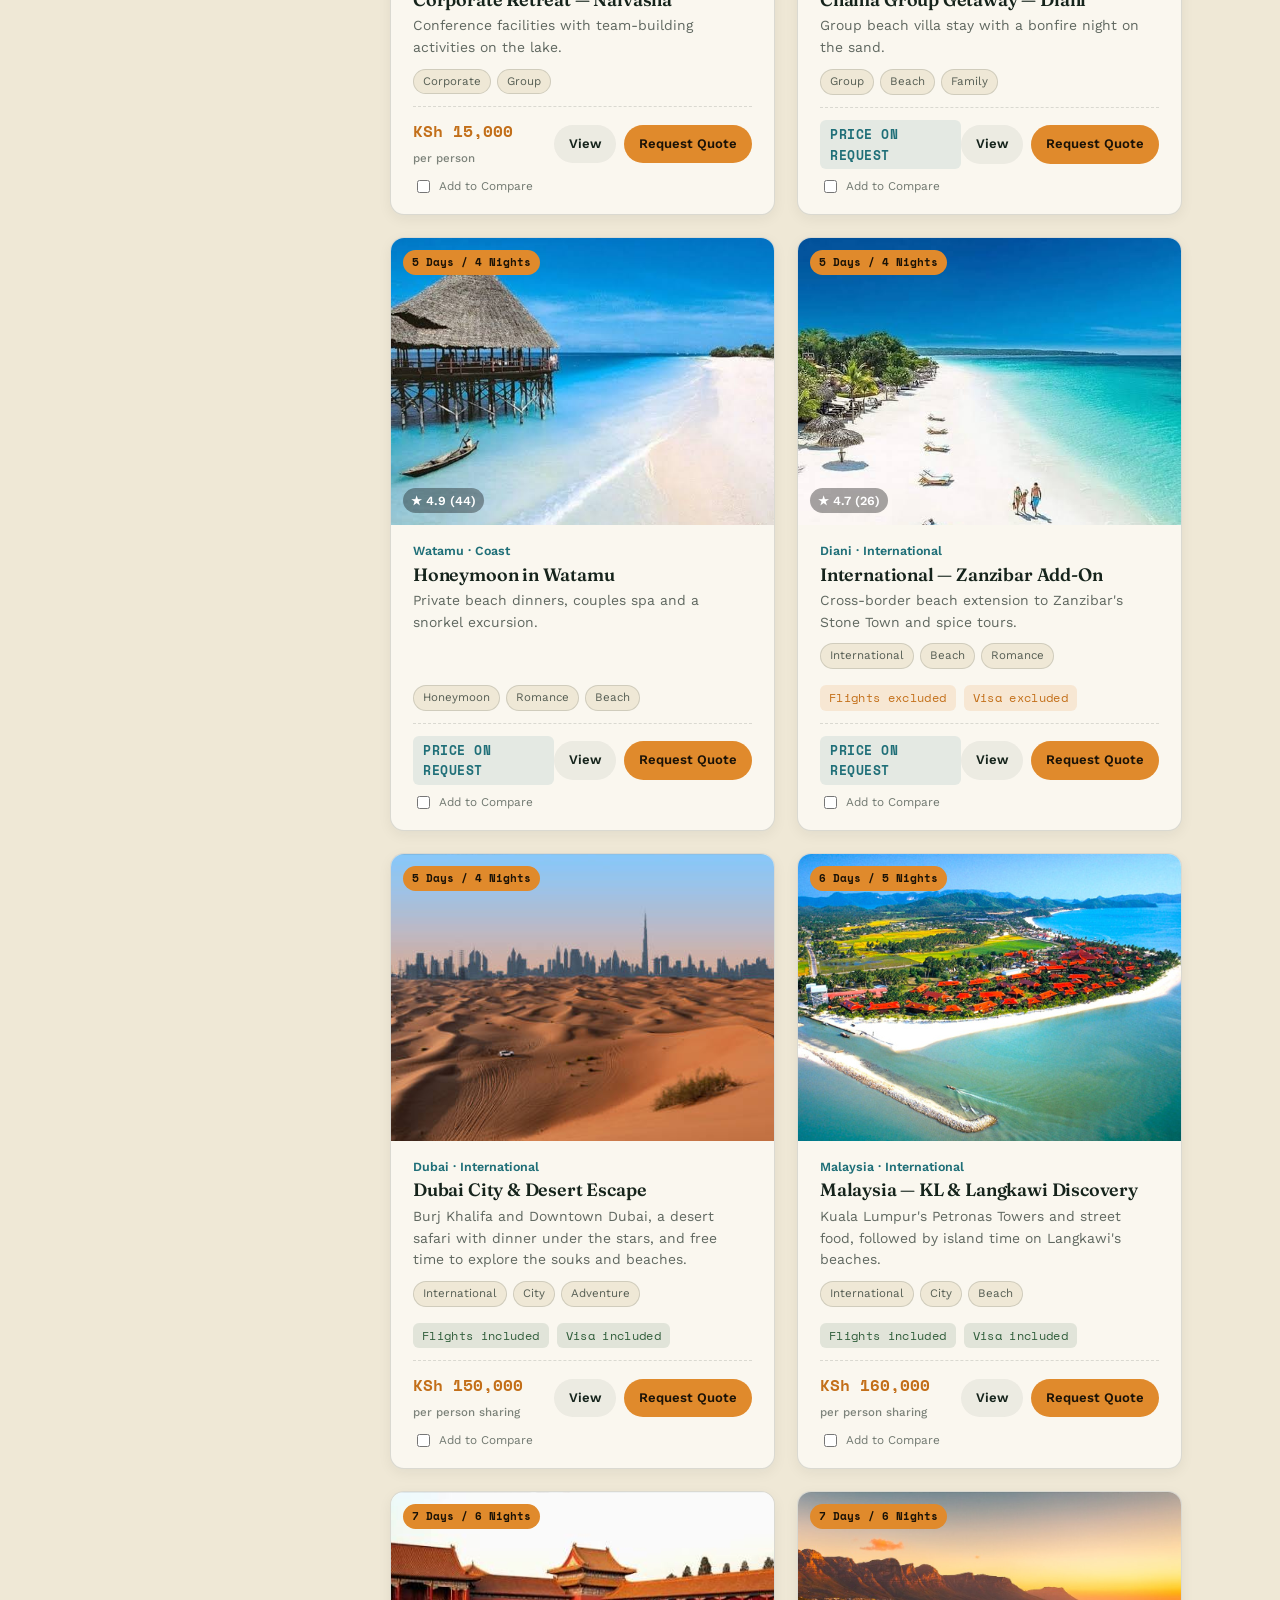
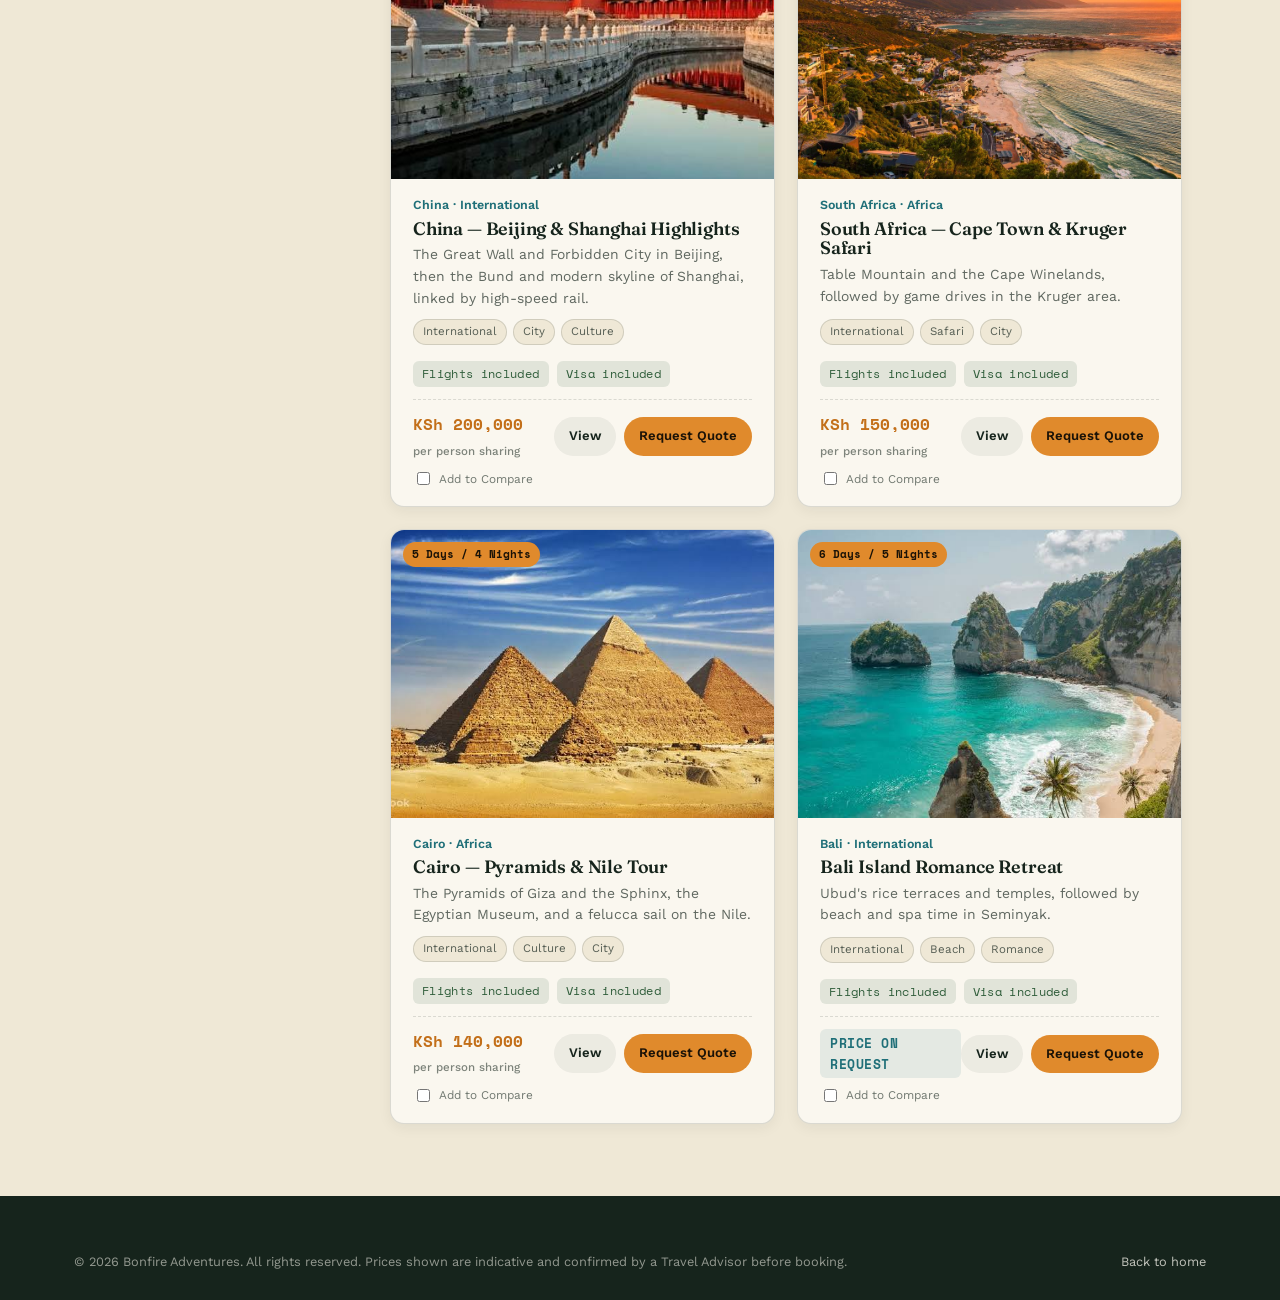
<file: pages/packages.html>
<!DOCTYPE html>
<html lang="en">
<head>
<!-- Google tag (gtag.js) -->
<script async src="https://www.googletagmanager.com/gtag/js?id=AW-18467768974"></script>
<script>
  window.dataLayer = window.dataLayer || [];
  function gtag(){dataLayer.push(arguments);}
  gtag('js', new Date());

  gtag('config', 'AW-18467768974');
</script>
<meta charset="UTF-8">
<meta name="viewport" content="width=device-width, initial-scale=1.0">
<title>Packages — Bonfire Adventures</title>
<meta name="description" content="Browse the full Bonfire Adventures package catalogue. Filter by destination, region, experience, budget, duration and traveller type.">
<link rel="canonical" href="https://www.YOUR-LIVE-DOMAIN-HERE.com/pages/packages.html">
<meta property="og:title" content="Packages — Bonfire Adventures">
<meta property="og:description" content="Browse the full Bonfire Adventures package catalogue. Filter by destination, region, experience, budget, duration and traveller type.">
<meta property="og:type" content="website">
<meta property="og:url" content="https://www.YOUR-LIVE-DOMAIN-HERE.com/pages/packages.html">
<meta property="og:image" content="https://www.YOUR-LIVE-DOMAIN-HERE.com/assets/images/hero/coast-02-palms-beach.jpg">
<meta property="og:site_name" content="Bonfire Adventures">
<meta name="twitter:card" content="summary_large_image">
<meta name="twitter:title" content="Packages — Bonfire Adventures">
<meta name="twitter:description" content="Browse the full Bonfire Adventures package catalogue. Filter by destination, region, experience, budget, duration and traveller type.">
<meta name="twitter:image" content="https://www.YOUR-LIVE-DOMAIN-HERE.com/assets/images/hero/coast-02-palms-beach.jpg">
<link rel="stylesheet" href="../styles.css?v=2">
<link rel="icon" type="image/svg+xml" href="../assets/logos/bonfire-logo.svg">
</head>
<body id="page-packages">
<a class="skip-link" href="#main">Skip to content</a>

<header class="site-header">
  <div class="container">
    <a class="brand" href="../index.html"><img src="../assets/logos/bonfire-logo.svg" alt="Bonfire Adventures logo" class="brand-logo"> Bonfire Adventures</a>
    <nav class="main-nav" aria-label="Primary">
      <a href="destinations.html">Destinations</a>
      <a href="packages.html">Packages</a>
      <a href="hotels.html">Hotels &amp; B&amp;Bs</a>
      <a href="deals.html">Deals</a>
      <span class="nav-divider" aria-hidden="true"></span>
      <a href="compare.html" class="nav-secondary">Compare <span class="compare-badge" data-compare-count>0</span></a>
      <a href="contact.html" class="nav-secondary">Contact</a>
      <div class="header-search header-search--mobile">
        <input type="search" placeholder="Search Kenya…" aria-label="Global search" data-global-search>
        <div class="gs-results" hidden data-global-search-results></div>
      </div>
    </nav>
    <div class="header-actions">
      <div class="header-search">
        <input type="search" placeholder="Search Kenya…" aria-label="Global search" data-global-search>
        <div class="gs-results" hidden data-global-search-results></div>
      </div>
      <a class="btn btn-whatsapp btn-sm" data-whatsapp data-message="Hi, I'd like to speak with a Travel Advisor." target="_blank" rel="noopener"><span class="long">Advisor</span> 💬</a>
      <button class="nav-toggle" aria-label="Toggle menu" aria-expanded="false">☰</button>
    </div>
  </div>
</header>

<main id="main">
  <div class="page-hero has-photo" style="--hero-photo:url('../assets/images/packages/maasai-mara-migration-safari.jpg');">
    <div class="container">
      <div class="breadcrumbs" style="color:rgba(250,247,239,.7);"><a href="../index.html" style="color:rgba(250,247,239,.9);">Home</a> / Packages</div>
      <h1 id="page-title">Packages</h1>
      <p id="page-sub">Safaris, beach holidays, honeymoons and group trips — all from one Bonfire inventory.</p>
    </div>
  </div>

  <div class="container section" id="list-view">
    <div class="layout-split">
      <aside class="filters" aria-label="Filter packages">
        <h4>Destination</h4>
        <div class="filter-group"><select id="f-destination" data-analytics="filter-destination"><option value="">All destinations</option></select></div>
        <h4>Budget</h4>
        <div class="filter-group"><select id="f-budget"><option value="">Any budget</option></select></div>
        <h4>Duration</h4>
        <div class="filter-group"><select id="f-duration">
          <option value="">Any duration</option>
          <option value="day">Day trip</option>
          <option value="1-2">1–2 nights</option>
          <option value="3-4">3–4 nights</option>
          <option value="5+">5+ nights</option>
        </select></div>
        <h4>Traveller Type</h4>
        <div class="filter-group"><select id="f-traveller">
          <option value="">Anyone</option>
          <option value="Solo">Solo</option>
          <option value="Couples">Couples</option>
          <option value="Family">Family</option>
          <option value="Group">Group</option>
          <option value="Corporate">Corporate</option>
        </select></div>
        <button class="btn btn-ghost btn-sm" id="f-clear" style="width:100%;justify-content:center;">Clear filters</button>
      </aside>

      <div>
        <div class="section-head" style="margin-bottom:16px;">
          <p id="result-count" style="margin:0;font-size:.9rem;color:rgba(22,36,28,.6);"></p>
        </div>
        <div class="card-grid" data-package-results></div>
      </div>
    </div>
  </div>

  <div class="container section" id="detail-view" hidden>
    <div class="breadcrumbs"><a href="../index.html">Home</a> / <a href="packages.html">Packages</a> / <span data-detail-crumb></span></div>
    <div id="detail-content"></div>
  </div>
</main>

<footer class="site-footer">
  <div class="container">
    <div class="footer-bottom">
      <span>© <span data-year></span> Bonfire Adventures. All rights reserved. Prices shown are indicative and confirmed by a Travel Advisor before booking.</span>
      <a href="../index.html" style="color:rgba(250,247,239,.75);">Back to home</a>
    </div>
  </div>
</footer>

<a class="fab-whatsapp" data-whatsapp data-message="Hi, I'd like help planning a trip." target="_blank" rel="noopener" aria-label="Chat on WhatsApp">💬</a>

<script src="../data.js?v=2"></script>
<script src="../script.js?v=2"></script>
<script>
(function () {
  const params = new URLSearchParams(location.search);
  const id = params.get('id');

  function populateSelect(sel, items, valueFn, labelFn) {
    items.forEach(function (i) {
      const o = document.createElement('option');
      o.value = valueFn(i); o.textContent = labelFn(i);
      sel.appendChild(o);
    });
  }

  populateSelect(document.getElementById('f-destination'), BONFIRE_DATA.DESTINATIONS, function (d) { return d.id; }, function (d) { return d.name; });
  populateSelect(document.getElementById('f-budget'), BONFIRE_DATA.BUDGET_BANDS, function (b) { return b.id; }, function (b) { return b.label; });

  function durationMatch(pkg, key) {
    if (!key) return true;
    const d = pkg.duration.toLowerCase();
    if (key === 'day') return d.indexOf('1 day') !== -1 && d.indexOf('night') === -1;
    if (key === '1-2') return /1 night|2 nights?/.test(d);
    if (key === '3-4') return /3 nights?|4 nights?/.test(d);
    if (key === '5+') return /[5-9] nights?|\d{2}\+? nights?/.test(d);
    return true;
  }

  function applyFilters() {
    const dest = document.getElementById('f-destination').value;
    const budget = document.getElementById('f-budget').value;
    const duration = document.getElementById('f-duration').value;
    const traveller = document.getElementById('f-traveller').value;

    const results = BONFIRE_DATA.PACKAGES.filter(function (p) {
      if (dest && p.destinationId !== dest) return false;
      if (budget && p.budgetBand !== budget) return false;
      if (traveller && p.travellerType.indexOf(traveller) === -1) return false;
      if (!durationMatch(p, duration)) return false;
      return true;
    });

    const resultWrap = document.querySelector('[data-package-results]');
    document.getElementById('result-count').textContent = results.length + ' package' + (results.length === 1 ? '' : 's') + ' found';
    resultWrap.innerHTML = results.length
      ? results.map(Bonfire.packageCardHTML).join('')
      : Bonfire.emptyStateHTML({ title: 'No packages match those filters', text: 'Try widening your destination, budget or dates — or ask an Advisor to build something custom.', altHref: 'javascript:document.getElementById(\'f-clear\').click()', altLabel: 'Clear filters' });
    Bonfire.initWhatsAppButtons();
    Bonfire.initLazyBackgrounds();
  }

  function renderDetail(pkg) {
    const dest = BONFIRE_DATA.getDestinationById(pkg.destinationId);
    const img = dest && dest.images && dest.images[0] ? dest.images[0].src : '';
    const isIntl = pkg.flightsIncluded !== undefined;
    // Nearby Accommodation: same logic as the Destination detail page —
    // hotels tied to this package's destination, falling back to the
    // destination's region when none are directly associated.
    let nearbyHotels = BONFIRE_DATA.HOTELS.filter(function (h) { return h.destination === pkg.destinationId; }).slice(0, 3);
    if (!nearbyHotels.length && dest) nearbyHotels = BONFIRE_DATA.HOTELS.filter(function (h) { return h.region === dest.region; }).slice(0, 3);
    document.getElementById('page-title').textContent = pkg.name;
    document.getElementById('page-sub').textContent = pkg.desc;
    document.querySelector('[data-detail-crumb]').textContent = pkg.name;
    document.title = pkg.name + ' — Bonfire Adventures';
    document.getElementById('list-view').hidden = true;
    document.getElementById('detail-view').hidden = false;

    const allInclusive = pkg.accommodationIncluded === true;
    const priceLabel = pkg.price == null
      ? '<span class="price-on-request">PRICE ON REQUEST</span>'
      : (pkg.startingFrom ? 'Starting from ' : '') + Bonfire.formatKES(pkg.price) + ' <small>' + pkg.priceBasis + (pkg.pricedForDuration ? ' &middot; priced for ' + pkg.pricedForDuration : '') + '</small>';

    document.getElementById('detail-content').innerHTML =
      '<div class="layout-split">' +
        '<div style="grid-column:1/-1;display:grid;grid-template-columns:1.3fr 1fr;gap:32px;">' +
          '<div>' +
            '<div class="card-media"' + (img ? ' data-bg="../' + img + '"' : '') + ' style="aspect-ratio:16/9;border-radius:var(--radius);margin-bottom:20px;">' +
              '<span class="rating">★ ' + pkg.rating + ' (' + pkg.reviewCount + ' reviews)</span>' +
            '</div>' +
            '<h2>Overview</h2><p>' + pkg.desc + '</p>' +
            (pkg.activities && pkg.activities.length ? '<h3>Things to do</h3><ul style="list-style:disc;padding-left:20px;margin-bottom:16px;">' + pkg.activities.map(function (i) { return '<li>' + i + '</li>'; }).join('') + '</ul>' : '') +
            (isIntl ? '<div class="flight-visa-badges" style="margin-bottom:16px;">' +
              '<span class="' + (pkg.flightsIncluded ? 'fv-yes' : 'fv-no') + '">Flights ' + (pkg.flightsIncluded ? 'included' : 'excluded') + '</span>' +
              '<span class="' + (pkg.visaIncluded ? 'fv-yes' : 'fv-no') + '">Visa ' + (pkg.visaIncluded ? 'included' : 'excluded') + '</span>' +
            '</div>' : '') +
            '<div class="included-grid">' +
              '<div class="included-col included-col--yes"><h3>✅ Amenities &amp; What\'s Included</h3><ul>' + pkg.inclusions.map(function (i) { return '<li>' + i + '</li>'; }).join('') + '</ul></div>' +
            '</div>' +
            (allInclusive
              ? '<p class="price-final-note">Prices for this package are all-inclusive — covering travel, visa, accommodation and other arrangements. Talk to a Travel Advisor to confirm booking details.</p>'
              : '<p class="price-final-note">This price covers travel, activities and other arrangements. Once you select a hotel below, your final quote will include the whole package — accommodation and everything else — with no extra costs incurred.</p>') +
            '<div class="card-tags">' + pkg.experiences.map(function (t) { return '<span>' + t + '</span>'; }).join('') + '</div>' +
          '</div>' +
          '<aside class="filters" style="position:sticky;top:92px;">' +
            '<div class="price" style="font-size:1.4rem;margin-bottom:4px;">' + priceLabel + '</div>' +
            '<p style="font-size:.85rem;color:rgba(22,36,28,.6);margin-bottom:16px;">' + (pkg.price == null ? 'No confirmed rate yet — a Travel Advisor will quote current pricing.' : 'Indicative pricing — request a quote to confirm live rates.') + '</p>' +
            '<p style="font-size:.86rem;"><strong>Destination:</strong> ' + (dest ? dest.name : pkg.region) + '</p>' +
            '<p style="font-size:.86rem;"><strong>Transport:</strong> ' + pkg.transport + '</p>' +
            '<p style="font-size:.86rem;"><strong>Meals:</strong> ' + pkg.meals + '</p>' +
            (allInclusive
              ? '<a class="btn btn-whatsapp" style="width:100%;justify-content:center;margin-top:12px;" data-whatsapp data-message="Hi, I\'d like to book the ' + pkg.name + ' package. Please help me confirm my flight and visa arrangements." target="_blank" rel="noopener" data-analytics="request-quote">Talk to Travel Advisor to Book</a>'
              : '<button type="button" class="btn btn-whatsapp" style="width:100%;justify-content:center;margin-top:12px;" id="btn-choose-hotel">Choose Your Hotel</button>') +
            '<a class="btn btn-outline" style="width:100%;justify-content:center;margin-top:10px;" href="contact.html">Enquire by Form</a>' +
          '</aside>' +
        '</div>' +
      '</div>' +
      (allInclusive ? '' :
      '<div style="margin-top:44px;" id="hotel-select-section">' +
        '<h2>Step 1 — Choose Your Hotel</h2>' +
        '<p style="color:rgba(22,36,28,.6);">Pick a hotel for your stay in ' + (dest ? dest.name : pkg.region) + ', or let your Travel Advisor choose one for you.</p>' +
        (nearbyHotels.length
          ? '<div class="card-grid" data-hotel-select-grid>' + nearbyHotels.map(function (h) {
              return '<div class="hotel-select-card" data-hotel-choice=\'' + JSON.stringify({ id: h.id, name: h.name, price: h.price }).replace(/'/g, "&#39;") + '\'>' + Bonfire.hotelCardHTML(h) +
                '<button type="button" class="btn btn-outline btn-sm hotel-pick-btn" style="width:100%;justify-content:center;margin-top:8px;">Select This Hotel</button></div>';
            }).join('') + '</div>'
          : '<p style="color:rgba(22,36,28,.6);">No accommodation indexed for this destination yet — try the full Hotels &amp; B&amp;Bs search.</p>') +
        '<button type="button" class="btn btn-ghost" style="margin-top:16px;" id="btn-advisor-hotel">Let my Travel Advisor choose a hotel for me</button>' +
      '</div>' +
      '<div style="margin-top:44px;display:none;" id="customer-details-section">' +
        '<h2>Step 2 — Your Details</h2>' +
        '<p id="selected-summary" style="font-weight:600;margin-bottom:16px;"></p>' +
        '<form id="package-booking-form">' +
          '<div class="form-grid">' +
            '<div class="form-field"><label for="pf-name">Full Name</label><input type="text" id="pf-name"></div>' +
            '<div class="form-field"><label for="pf-phone">Phone / WhatsApp</label><input type="tel" id="pf-phone"></div>' +
            '<div class="form-field"><label for="pf-email">Email</label><input type="email" id="pf-email"></div>' +
            '<div class="form-field"><label for="pf-group">Group Size</label><select id="pf-group">' +
              '<option value="1 Person">1 Person</option>' +
              '<option value="Couple (2)">Couple (2)</option>' +
              '<option value="Group (5+)">Group (5+)</option>' +
              '<option value="Group (10+)">Group (10+)</option>' +
              '<option value="Group (15+)">More than 15</option>' +
            '</select></div>' +
            '<div class="form-field"><label for="pf-checkin">Check-in Date</label><input type="date" id="pf-checkin"></div>' +
            '<div class="form-field"><label for="pf-checkout">Check-out Date</label><input type="date" id="pf-checkout"></div>' +
            '<div class="form-field full"><label for="pf-notes">Special Requests</label><textarea id="pf-notes" rows="3"></textarea></div>' +
          '</div>' +
          '<a class="btn btn-whatsapp" style="width:100%;justify-content:center;margin-top:12px;" id="btn-send-whatsapp" target="_blank" rel="noopener" data-analytics="request-quote">Request Quote on WhatsApp</a>' +
        '</form>' +
      '</div>');
    Bonfire.initWhatsAppButtons();
    Bonfire.initLazyBackgrounds();

    if (!allInclusive) {
      let chosenHotel = null; // { id, name, price } or null (advisor chooses)
      let advisorChoice = false;

      function scrollToId(elId) { const el = document.getElementById(elId); if (el) el.scrollIntoView({ behavior: 'smooth', block: 'start' }); }

      // All packages are priced on a fixed "3 Days / 2 Nights" basis
      // (pkg.pricedForDuration) regardless of the trip's marketed duration.
      // When a customer picks a different number of nights via check-in/
      // check-out, the package portion of the total must scale with them
      // too — not just the hotel portion — otherwise a 5-night stay is
      // quoted at the same package price as a 2-night stay.
      function basePackageNights() {
        const src = pkg.pricedForDuration || pkg.duration || '';
        const m = /(\d+)\s*Night/i.exec(src);
        const n = m ? parseInt(m[1], 10) : 0;
        return n > 0 ? n : 2; // "3 Days / 2 Nights" fallback
      }

      function computeTotals(nights) {
        const effectiveNights = nights || 1;
        let packagePortion = null, hotelPortion = null, total = null;
        if (pkg.price != null) {
          packagePortion = Math.round((pkg.price / basePackageNights()) * effectiveNights);
        }
        if (chosenHotel && chosenHotel.price != null) {
          hotelPortion = chosenHotel.price * effectiveNights;
        }
        if (packagePortion != null && hotelPortion != null) {
          total = packagePortion + hotelPortion;
        }
        return { nights: effectiveNights, packagePortion: packagePortion, hotelPortion: hotelPortion, total: total };
      }

      function computeNights() {
        const checkin = document.getElementById('pf-checkin') ? document.getElementById('pf-checkin').value : '';
        const checkout = document.getElementById('pf-checkout') ? document.getElementById('pf-checkout').value : '';
        if (!checkin || !checkout) return null;
        const d1 = new Date(checkin), d2 = new Date(checkout);
        const diff = Math.round((d2 - d1) / (1000 * 60 * 60 * 24));
        return diff > 0 ? diff : null;
      }

      function updateSummary() {
        const summary = document.getElementById('selected-summary');
        if (!summary) return;
        const nights = computeNights();
        if (advisorChoice) {
          summary.textContent = 'Package: ' + pkg.name + ' — Hotel: Travel Advisor\'s choice';
        } else if (chosenHotel) {
          let text = 'Package: ' + pkg.name + ' — Hotel: ' + chosenHotel.name;
          const t = computeTotals(nights);
          if (nights && t.total != null) {
            text += ' — ' + nights + ' night(s) — Estimated total: ' + Bonfire.formatKES(t.total) +
              ' (package ' + Bonfire.formatKES(t.packagePortion) + ' + accommodation ' + Bonfire.formatKES(t.hotelPortion) + ')';
          } else {
            text += ' — add check-in/check-out dates to see your estimated total';
          }
          summary.textContent = text;
        }
      }

      function showDetailsStep() {
        const section = document.getElementById('customer-details-section');
        section.style.display = 'block';
        updateSummary();
        ['pf-checkin', 'pf-checkout'].forEach(function (fid) {
          const el = document.getElementById(fid);
          if (el) el.addEventListener('change', updateSummary);
        });
        setTimeout(function () { scrollToId('customer-details-section'); }, 50);
      }

      const chooseBtn = document.getElementById('btn-choose-hotel');
      if (chooseBtn) chooseBtn.addEventListener('click', function () { scrollToId('hotel-select-section'); });

      document.querySelectorAll('.hotel-pick-btn').forEach(function (btn) {
        btn.addEventListener('click', function () {
          const card = btn.closest('[data-hotel-choice]');
          const data = JSON.parse(card.getAttribute('data-hotel-choice').replace(/&#39;/g, "'"));
          chosenHotel = data; advisorChoice = false;
          showDetailsStep();
        });
      });

      const advisorBtn = document.getElementById('btn-advisor-hotel');
      if (advisorBtn) advisorBtn.addEventListener('click', function () {
        advisorChoice = true; chosenHotel = null;
        showDetailsStep();
      });

      const sendBtn = document.getElementById('btn-send-whatsapp');
      if (sendBtn) sendBtn.addEventListener('click', function (e) {
        e.preventDefault();
        const name = document.getElementById('pf-name').value;
        const phone = document.getElementById('pf-phone').value;
        const email = document.getElementById('pf-email').value;
        const group = document.getElementById('pf-group').value;
        const checkin = document.getElementById('pf-checkin').value;
        const checkout = document.getElementById('pf-checkout').value;
        const notes = document.getElementById('pf-notes').value;

        const customLines = [];
        const nights = computeNights();

        if (advisorChoice) {
          customLines.push('Hotel: I would like my Travel Advisor to choose a hotel for me.');
          customLines.push('Note: Final price will include accommodation once a hotel is confirmed by the Travel Advisor.');
        } else if (chosenHotel) {
          customLines.push('Hotel: ' + chosenHotel.name + (chosenHotel.price != null ? ' (' + Bonfire.formatKES(chosenHotel.price) + ' per night)' : ''));
          if (nights) {
            const t = computeTotals(nights);
            customLines.push('Nights: ' + nights);
            if (t.packagePortion != null) {
              customLines.push('Package cost for ' + nights + ' night(s), priced from ' + Bonfire.formatKES(pkg.price) + ' per person for ' + basePackageNights() + ' nights: ' + Bonfire.formatKES(t.packagePortion));
            }
            if (t.hotelPortion != null) {
              customLines.push('Accommodation for ' + nights + ' night(s): ' + Bonfire.formatKES(t.hotelPortion));
            }
            if (t.total != null) {
              customLines.push('Estimated combined total (package + ' + nights + ' night(s) accommodation): ' + Bonfire.formatKES(t.total));
            }
          } else if (pkg.price != null && chosenHotel.price != null) {
            const t1 = computeTotals(1);
            customLines.push('Estimated combined total (package + 1 night accommodation): ' + Bonfire.formatKES(t1.total) + ' — add check-in/check-out dates for an accurate multi-night total');
          }
        }
        if (name) customLines.push('Name: ' + name);
        if (phone) customLines.push('Phone: ' + phone);
        if (email) customLines.push('Email: ' + email);
        if (checkin) customLines.push('Check-in: ' + checkin);
        if (checkout) customLines.push('Check-out: ' + checkout);
        if (notes) customLines.push('Special requests: ' + notes);

        const url = Bonfire.buildWhatsAppLink({
          product: pkg.name + ' (' + (pkg.price != null ? 'from ' + Bonfire.formatKES(pkg.price) + ' ' + pkg.priceBasis : 'price on request') + ')',
          destination: dest ? dest.name : pkg.region,
          travellers: group,
          custom: customLines.join('\n')
        });
        window.open(url, '_blank', 'noopener');
      });
    }

    // Structured data for this specific package — real fields only
    // (name, description, price, image); no ratings are emitted since
    // review counts here are demo placeholders, not verified aggregate data.
    let ld = document.getElementById('ld-json');
    if (!ld) { ld = document.createElement('script'); ld.type = 'application/ld+json'; ld.id = 'ld-json'; document.head.appendChild(ld); }
    ld.textContent = JSON.stringify({
      "@context": "https://schema.org",
      "@type": "TouristTrip",
      "name": pkg.name,
      "description": pkg.desc,
      "touristType": pkg.travellerType,
      "offers": pkg.price != null ? {
        "@type": "Offer",
        "priceCurrency": "KES",
        "price": pkg.price,
        "availability": "https://schema.org/InStock",
        "url": location.href
      } : undefined
    });
  }

  if (id) {
    const pkg = BONFIRE_DATA.getPackageById(id);
    if (pkg) {
      renderDetail(pkg);
    } else {
      document.getElementById('detail-view').hidden = false;
      document.getElementById('list-view').hidden = true;
      document.getElementById('detail-content').innerHTML = Bonfire.emptyStateHTML({ title: 'Package not found', text: 'That package may have been renamed or removed.', altHref: 'packages.html', altLabel: 'Browse all packages' });
    }
  } else {
    ['f-destination', 'f-budget', 'f-duration', 'f-traveller'].forEach(function (fid) {
      document.getElementById(fid).addEventListener('change', applyFilters);
    });
    document.getElementById('f-clear').addEventListener('click', function () {
      document.querySelectorAll('.filters select').forEach(function (s) { s.value = ''; });
      applyFilters();
    });
    // allow deep link with pre-selected traveller type e.g. ?traveller=Group
    const preTraveller = params.get('traveller');
    if (preTraveller) {
      const sel = document.getElementById('f-traveller');
      if (sel && Array.from(sel.options).some(function (o) { return o.value === preTraveller; })) sel.value = preTraveller;
    }
    applyFilters();
  }
})();
</script>
</body>
</html>
</file>
<file: styles.css>
/* ==========================================================================
   BONFIRE ADVENTURES — DESIGN SYSTEM
   Palette:
     --ink        #16241C  deep forest charcoal (text)
     --savanna    #E08A2C  primary brand orange (sunset amber)
     --savanna-d  #C36F19  deep orange (surfaces, header)
     --amber      #E08A2C  sunset amber (primary CTA)
     --gold       #C9A64A  dust gold (secondary accent)
     --sand       #EFE8D6  warm sand (page background)
     --sand-lt    #FAF7EF  lighter sand (card background)
     --teal       #1F6F78  coast teal (info / links)
   Type:
     Display — 'Fraunces' (headlines, editorial serif, used with restraint)
     Body    — 'Work Sans' (UI + copy)
     Mono    — 'Space Mono' (prices, tags, route/ticket data)
   Signature: the dashed "journey line" + boarding-pass ticket stub motif
   ========================================================================== */

@import url('https://fonts.googleapis.com/css2?family=Fraunces:opsz,wght@9..144,400;9..144,500;9..144,600;9..144,700&family=Work+Sans:wght@400;500;600;700&family=Space+Mono:wght@400;700&display=swap');

:root {
  --ink: #16241C;
  --savanna: #E08A2C;
  --savanna-d: #C36F19;
  --amber: #E08A2C;
  --amber-d: #C36F19;
  --gold: #C9A64A;
  --sand: #EFE8D6;
  --sand-lt: #FAF7EF;
  --teal: #1F6F78;
  --status-included: #2F5D3A; /* semantic "included/available" green — not part of the visual theme */
  --line: rgba(22, 36, 28, 0.14);
  --shadow: 0 10px 30px rgba(22, 36, 28, 0.12);
  --radius: 14px;
  --font-display: 'Fraunces', Georgia, serif;
  --font-body: 'Work Sans', -apple-system, BlinkMacSystemFont, sans-serif;
  --font-mono: 'Space Mono', 'Courier New', monospace;
}

* { box-sizing: border-box; }
html { scroll-behavior: smooth; }
body {
  margin: 0;
  font-family: var(--font-body);
  color: var(--ink);
  background: var(--sand);
  line-height: 1.55;
  -webkit-font-smoothing: antialiased;
}
img { max-width: 100%; display: block; }
a { color: inherit; text-decoration: none; }
ul { margin: 0; padding: 0; list-style: none; }
h1, h2, h3, h4 {
  font-family: var(--font-display);
  font-weight: 600;
  line-height: 1.1;
  margin: 0 0 .5em;
  letter-spacing: -0.01em;
}
p { margin: 0 0 1em; }
button { font-family: inherit; cursor: pointer; }
input, select, textarea { font-family: inherit; font-size: 1rem; }

:focus-visible {
  outline: 3px solid var(--amber);
  outline-offset: 2px;
}

.container {
  width: 100%;
  max-width: 1180px;
  margin: 0 auto;
  padding: 0 24px;
}

.eyebrow {
  font-family: var(--font-mono);
  font-size: .72rem;
  letter-spacing: .14em;
  text-transform: uppercase;
  color: var(--amber-d);
  display: inline-block;
  margin-bottom: .6em;
}

.section {
  padding: 72px 0;
}
.section--tight { padding: 48px 0; }
.section--deep { background: var(--savanna-d); color: var(--sand-lt); }
.section--deep .eyebrow { color: var(--gold); }
.section-head {
  display: flex;
  align-items: flex-end;
  justify-content: space-between;
  gap: 24px;
  margin-bottom: 32px;
  flex-wrap: wrap;
}
.section-head h2 { font-size: clamp(1.6rem, 3vw, 2.3rem); margin: 0; }
.section-head p { margin: 0; max-width: 46ch; color: rgba(22,36,28,.72); }
.section--deep .section-head p { color: rgba(250,247,239,.75); }

/* ---------- buttons ---------- */
.btn {
  display: inline-flex;
  align-items: center;
  gap: 8px;
  padding: 13px 22px;
  border-radius: 999px;
  border: 1px solid transparent;
  font-weight: 600;
  font-size: .95rem;
  transition: transform .15s ease, box-shadow .15s ease, background .15s ease;
  white-space: nowrap;
}
.btn:hover { transform: translateY(-2px); }
.btn-primary { background: var(--amber); color: #1A1207; }
.btn-primary:hover { background: var(--amber-d); box-shadow: var(--shadow); }
.btn-outline { background: transparent; border-color: currentColor; color: var(--savanna-d); }
.section--deep .btn-outline { color: var(--sand-lt); }
.btn-outline:hover { background: rgba(22,36,28,.06); }
.section--deep .btn-outline:hover { background: rgba(250,247,239,.1); }
.btn-ghost { background: rgba(22,36,28,.06); color: var(--ink); }
.btn-sm { padding: 8px 14px; font-size: .82rem; }
.btn-whatsapp { background: #1F6F4E; color: #fff; }
.btn-whatsapp:hover { background: #185939; }
.btn:disabled { opacity: .45; cursor: not-allowed; transform: none; }

/* ---------- journey line (signature motif) ---------- */
.journey-line {
  height: 2px;
  width: 100%;
  background-image: linear-gradient(90deg, var(--gold) 0 10px, transparent 10px 20px);
  background-size: 20px 2px;
  opacity: .55;
}
.journey-dot {
  width: 8px; height: 8px; border-radius: 50%;
  background: var(--amber);
  flex: none;
}

/* ---------- header ---------- */
.site-header {
  position: sticky;
  top: 0;
  z-index: 100;
  background: var(--savanna-d);
  color: var(--sand-lt);
  border-bottom: 1px solid rgba(255,255,255,.08);
}
.site-header .container {
  display: flex;
  align-items: center;
  justify-content: space-between;
  height: 72px;
  gap: 20px;
}
.brand {
  display: flex;
  align-items: center;
  gap: 10px;
  font-family: var(--font-display);
  font-size: 1.3rem;
  font-weight: 700;
  color: #fff;
}
.brand .brand-logo {
  width: 30px; height: 30px;
  border-radius: 8px;
  object-fit: contain;
  flex: none;
}
.main-nav {
  display: flex;
  align-items: center;
  gap: 28px;
  font-size: .93rem;
  font-weight: 500;
}
.main-nav a { opacity: .88; transition: opacity .15s; padding: 4px 0; border-bottom: 2px solid transparent; }
.main-nav a:hover, .main-nav a.is-active { opacity: 1; border-color: var(--amber); }
.header-actions { display: flex; align-items: center; gap: 12px; }
.nav-toggle {
  display: none;
  background: transparent; border: 1px solid rgba(255,255,255,.3);
  color: #fff; padding: 8px 10px; border-radius: 8px;
}

@media (max-width: 920px) {
  .main-nav {
    position: absolute;
    top: 72px; left: 0; right: 0;
    background: var(--savanna-d);
    flex-direction: column;
    align-items: flex-start;
    padding: 8px 24px 20px;
    gap: 4px;
    display: none;
    border-bottom: 1px solid rgba(255,255,255,.1);
  }
  .main-nav.is-open { display: flex; }
  .main-nav a { width: 100%; padding: 10px 0; }
  .nav-toggle { display: block; }
  .header-actions .btn span.long { display: none; }
}

/* ---------- hero: faded destination photo carousel ---------- */
.hero {
  position: relative;
  overflow: hidden;
  min-height: 92vh;
  display: flex;
  align-items: center;
  color: var(--sand-lt);
  background: var(--savanna-d);
}
.hero-carousel {
  position: absolute;
  inset: 0;
  z-index: 0;
}
.hero-slide {
  position: absolute;
  inset: 0;
  background-size: cover;
  background-position: center;
  opacity: 0;
  transform: scale(1.06);
  filter: saturate(.78) brightness(.72);
  transition: opacity 1.8s ease, transform 8s ease;
}
.hero-slide.is-active {
  opacity: 1;
  transform: scale(1);
  z-index: 1;
}
.hero-overlay {
  position: absolute;
  inset: 0;
  z-index: 2;
  background:
    linear-gradient(180deg, rgba(20,32,24,.55) 0%, rgba(20,32,24,.62) 45%, rgba(20,32,24,.82) 100%),
    radial-gradient(ellipse at center, rgba(20,32,24,.25) 0%, rgba(20,32,24,.55) 75%);
}
.hero-intro {
  position: relative;
  z-index: 3;
  text-align: center;
  max-width: 760px;
  margin: 0 auto;
  padding: 64px 24px;
}
.hero-kicker {
  font-family: var(--font-mono);
  font-size: .78rem;
  letter-spacing: .18em;
  text-transform: uppercase;
  color: var(--gold);
  margin-bottom: 22px;
}
.hero-headline {
  font-size: clamp(2.2rem, 6vw, 3.8rem);
  font-weight: 600;
  letter-spacing: -0.01em;
  margin-bottom: 28px;
  text-shadow: 0 4px 24px rgba(0,0,0,.3);
}
.hero-copy {
  font-size: 1.05rem;
  line-height: 1.7;
  color: rgba(250,247,239,.86);
  max-width: 58ch;
  margin: 0 auto 20px;
}
.hero-price-note {
  margin-top: 18px;
  font-size: .82rem;
  line-height: 1.5;
  color: rgba(250,247,239,.75);
  max-width: 620px;
}
.marquee-banner {
  width: 100%;
  overflow: hidden;
  background: var(--sand-lt, #f4efe4);
  border-top: 1px solid var(--line, #e2dccb);
  border-bottom: 1px solid var(--line, #e2dccb);
  padding: 10px 0;
}
.marquee-track {
  display: flex;
  width: max-content;
  animation: marquee-scroll 28s linear infinite;
}
.marquee-track span {
  white-space: nowrap;
  font-size: .9rem;
  font-weight: 600;
  padding-right: 60px;
}
@keyframes marquee-scroll {
  from { transform: translateX(0); }
  to { transform: translateX(-50%); }
}
@media (prefers-reduced-motion: reduce) {
  .marquee-track { animation: none; }
}
.price-final-note {
  font-size: .85rem;
  background: var(--sand-lt, #f4efe4);
  border: 1px solid var(--line, #e2dccb);
  border-radius: var(--radius, 8px);
  padding: 12px 14px;
  margin: 4px 0 16px;
  color: rgba(22,36,28,.8);
}
.hotel-select-card { display: flex; flex-direction: column; }
.hero-tagline {
  margin-top: 28px;
  font-family: var(--font-mono);
  font-size: .82rem;
  letter-spacing: .12em;
  text-transform: uppercase;
  color: var(--gold);
}
.hero-tagline span { color: rgba(250,247,239,.5); margin: 0 4px; }
.hero-ctas {
  display: flex; justify-content: center; flex-wrap: wrap; gap: 14px;
  margin-top: 32px;
}
.btn-outline--hero { color: var(--sand-lt); border-color: rgba(250,247,239,.55); }
.btn-outline--hero:hover { background: rgba(250,247,239,.12); }

@media (max-width: 640px) {
  .hero { min-height: 86vh; }
  .hero-intro { padding: 48px 20px; }
  .hero-copy { font-size: .96rem; }
  .hero-ctas { flex-direction: column; align-items: stretch; }
  .hero-ctas .btn { justify-content: center; }
}
@media (prefers-reduced-motion: reduce) {
  .hero-slide { transition: opacity 1.2s ease; transform: none !important; }
}

/* ---------- cta grid (browse/find/hotels/deals/destinations) ---------- */
.cta-grid {
  display: grid;
  grid-template-columns: repeat(4, 1fr);
  gap: 18px;
  margin-top: 40px;
  position: relative;
  z-index: 5;
}
.cta-grid--five { grid-template-columns: repeat(5, 1fr); }
.cta-card {
  background: var(--sand-lt);
  border-radius: var(--radius);
  padding: 22px 20px;
  box-shadow: var(--shadow);
  border: 1px solid var(--line);
  transition: transform .15s ease, box-shadow .15s ease;
}
.cta-card:hover { transform: translateY(-4px); box-shadow: 0 20px 40px rgba(22,36,28,.16); }
.cta-card .icon { display: block; width: 40px; height: 40px; margin-bottom: 10px; }
.cta-card .cta-photo {
  display: block;
  width: calc(100% + 40px);
  height: 110px;
  margin: -22px -20px 14px;
  object-fit: cover;
  border-radius: var(--radius) var(--radius) 0 0;
}
.cta-card h3 { font-size: 1.02rem; margin-bottom: 4px; }
.cta-card p { font-size: .86rem; color: rgba(22,36,28,.65); margin-bottom: 0; }
@media (max-width: 920px) { .cta-grid, .cta-grid--five { grid-template-columns: repeat(2, 1fr); } }

/* ---------- cards: packages / hotels / deals ---------- */
.card-grid {
  display: grid;
  grid-template-columns: repeat(auto-fill, minmax(270px, 1fr));
  gap: 22px;
}
.card {
  background: var(--sand-lt);
  border-radius: var(--radius);
  overflow: hidden;
  border: 1px solid var(--line);
  box-shadow: 0 4px 14px rgba(22,36,28,.06);
  display: flex; flex-direction: column;
  transition: transform .15s ease, box-shadow .15s ease;
}
.card:hover { transform: translateY(-4px); box-shadow: var(--shadow); }
.card-media {
  aspect-ratio: 4/3;
  background: linear-gradient(135deg, var(--savanna), var(--teal));
  background-size: cover;
  background-position: center;
  display: flex; align-items: flex-end;
  padding: 12px;
  position: relative;
  color: #fff;
}
.card-media .badge {
  position: absolute; top: 12px; left: 12px;
  background: var(--amber); color: #1A1207;
  font-family: var(--font-mono); font-size: .68rem;
  padding: 4px 9px; border-radius: 999px; font-weight: 700;
}
.card-media .rating {
  background: rgba(0,0,0,.35);
  padding: 3px 8px; border-radius: 999px;
  font-size: .78rem; font-weight: 600;
}
.card-body { padding: 16px 18px 18px; flex: 1; display: flex; flex-direction: column; }
.card-loc { font-size: .78rem; color: var(--teal); font-weight: 600; margin-bottom: 4px; }
.card-title { font-family: var(--font-display); font-size: 1.12rem; margin-bottom: 6px; }
.card-desc { font-size: .87rem; color: rgba(22,36,28,.68); margin-bottom: 10px; flex: 1; }
.card-tags { display: flex; flex-wrap: wrap; gap: 6px; margin-bottom: 12px; }
.card-tags span {
  font-size: .72rem; background: var(--sand); border: 1px solid var(--line);
  padding: 3px 9px; border-radius: 999px; color: rgba(22,36,28,.7);
}
.card-foot {
  display: flex; align-items: center; justify-content: space-between;
  border-top: 1px dashed var(--line); padding-top: 12px; margin-top: auto;
}
.price {
  font-family: var(--font-mono); font-weight: 700; color: var(--savanna-d);
}
.price small { font-family: var(--font-body); font-weight: 500; color: rgba(22,36,28,.55); font-size: .72rem; }
.price .was { text-decoration: line-through; color: rgba(22,36,28,.4); font-weight: 400; font-size: .8rem; margin-right: 6px;}
.card-actions { display: flex; gap: 8px; }
.card-compare-toggle {
  font-size: .74rem; display: inline-flex; align-items: center; gap: 6px;
  color: rgba(22,36,28,.6); margin-top: 8px; cursor: pointer;
}

/* ---------- compact hotel cards ---------- */
.card-grid--compact {
  grid-template-columns: repeat(3, 1fr);
  gap: 14px;
}
.card--compact .card-media--sm {
  aspect-ratio: 16/9;
  background-size: cover;
  background-position: center;
  padding: 8px;
}
.card--compact .card-body { padding: 12px 14px 14px; }
.card--compact .card-title--sm { font-size: .98rem; margin-bottom: 4px; }
.card--compact .card-loc { margin-bottom: 4px; }
.card--compact .card-tags { margin-bottom: 8px; }
.card--compact .card-foot { padding-top: 8px; }
.card--compact .price { font-size: .92rem; }
@media (max-width: 980px) { .card-grid--compact { grid-template-columns: repeat(2, 1fr); } }
@media (max-width: 640px) { .card-grid--compact { grid-template-columns: 1fr; } }

.hotel-search-bar { margin-bottom: 18px; }
.hotel-search-bar input {
  width: 100%;
  padding: 14px 18px;
  border-radius: 999px;
  border: 1px solid var(--line);
  background: var(--sand-lt);
  font-size: .95rem;
  box-shadow: 0 4px 14px rgba(22,36,28,.06);
}
.hotel-search-bar input:focus { border-color: var(--amber); }

/* ---------- filters/sidebar ---------- */
.layout-split {
  display: grid;
  grid-template-columns: 260px 1fr;
  gap: 32px;
  align-items: start;
}
.filters {
  background: var(--sand-lt);
  border: 1px solid var(--line);
  border-radius: var(--radius);
  padding: 20px;
  position: sticky; top: 92px;
}
.filters h4 { font-size: .8rem; text-transform: uppercase; letter-spacing: .06em; margin-bottom: 12px; font-family: var(--font-mono); color: rgba(22,36,28,.6); }
.filter-group { margin-bottom: 22px; }
.filter-group label {
  display: flex; align-items: center; gap: 8px;
  font-size: .88rem; padding: 5px 0; cursor: pointer;
}
.filter-group select, .filter-group input[type=text] {
  width: 100%; padding: 9px 10px; border-radius: 8px; border: 1px solid var(--line); background: #fff;
}
@media (max-width: 920px) {
  .layout-split { grid-template-columns: 1fr; }
  .filters { position: static; }
}

/* ---------- breadcrumbs ---------- */
.breadcrumbs { font-size: .82rem; color: rgba(22,36,28,.6); margin-bottom: 18px; }
.breadcrumbs a:hover { color: var(--savanna-d); text-decoration: underline; }

/* ---------- page hero (interior pages) ---------- */
.page-hero {
  background: var(--savanna-d); color: var(--sand-lt);
  padding: 44px 0 40px;
}
.page-hero.has-photo {
  background-image: linear-gradient(rgba(31,63,39,.78), rgba(31,63,39,.78)), var(--hero-photo);
  background-size: cover;
  background-position: center;
}
.page-hero h1 { font-size: clamp(1.8rem, 3.6vw, 2.6rem); }
.page-hero p { color: rgba(250,247,239,.78); max-width: 60ch; }

/* ---------- region / destination pickers ---------- */
.region-grid {
  display: grid;
  grid-template-columns: repeat(auto-fit, minmax(240px, 1fr));
  gap: 14px;
}
.region-tile {
  background: var(--sand-lt); border: 1px solid var(--line); border-radius: var(--radius);
  padding: 18px; text-align: left; font-weight: 600;
  transition: all .15s;
}
.region-tile:hover, .region-tile.is-active { border-color: var(--amber); background: #fff; box-shadow: var(--shadow); }
.region-tile .count { display: block; font-family: var(--font-mono); font-weight: 400; font-size: .75rem; color: rgba(22,36,28,.55); margin-top: 4px; }
.region-tile--photo { padding: 0; overflow: hidden; }
.region-tile--photo .region-tile-body { padding: 14px 16px; }
.region-tile-media {
  aspect-ratio: 16/10;
  background-color: var(--sand);
  background-size: cover;
  background-position: center;
}
.dest-hero-photo {
  aspect-ratio: 21/9;
  background-color: var(--sand);
  background-size: cover;
  background-position: center;
  border-radius: var(--radius);
}
.dest-gallery {
  display: grid;
  grid-template-columns: repeat(auto-fit, minmax(220px, 1fr));
  gap: 10px;
}
.dest-gallery-photo {
  aspect-ratio: 4/3;
  background-color: var(--sand);
  background-size: cover;
  background-position: center;
  border-radius: var(--radius);
}

.chip-row { display: flex; flex-wrap: wrap; gap: 8px; }
.chip {
  padding: 8px 14px; border-radius: 999px; border: 1px solid var(--line);
  background: var(--sand-lt); font-size: .85rem; font-weight: 500; transition: all .15s;
}
.chip:hover { border-color: var(--gold); }
.chip.is-active { background: var(--savanna); border-color: var(--savanna); color: #fff; }

/* ---------- testimonials ---------- */
.review-card {
  background: var(--sand-lt); border: 1px solid var(--line); border-radius: var(--radius);
  padding: 22px; min-width: 280px;
}
.review-stars { color: var(--gold); font-size: .95rem; margin-bottom: 8px; letter-spacing: 2px; }
.review-quote { font-style: normal; font-size: .93rem; margin-bottom: 12px; }
.review-name { font-weight: 700; font-size: .85rem; }
.review-meta { font-size: .78rem; color: rgba(22,36,28,.55); }
.review-strip { display: flex; gap: 18px; overflow-x: auto; padding-bottom: 8px; scrollbar-width: thin; }

/* ---------- forms ---------- */
.form-grid { display: grid; grid-template-columns: 1fr 1fr; gap: 16px; }
.form-field { display: flex; flex-direction: column; gap: 6px; }
.form-field.full { grid-column: 1 / -1; }
.form-field label { font-size: .84rem; font-weight: 600; }
.form-field input, .form-field select, .form-field textarea {
  padding: 11px 13px; border: 1px solid var(--line); border-radius: 10px; background: #fff;
}
.form-field .hint { font-size: .76rem; color: rgba(22,36,28,.55); }
.form-error { border-color: #C0392B !important; }
.error-text { color: #C0392B; font-size: .78rem; display: none; }
.error-text.is-visible { display: block; }
@media (max-width: 640px) { .form-grid { grid-template-columns: 1fr; } }

/* ---------- honeymoon banner (homepage) ---------- */
.honeymoon-banner {
  display: grid; grid-template-columns: 1fr 1fr; align-items: stretch;
  background: var(--sand-lt); border: 1px solid var(--line); border-radius: var(--radius);
  overflow: hidden;
}
.honeymoon-banner-photo { background-size: cover; background-position: center; min-height: 240px; }
.honeymoon-banner-body { padding: 32px; display: flex; flex-direction: column; justify-content: center; }
.honeymoon-banner-body p { color: rgba(22,36,28,.75); }
@media (max-width: 760px) { .honeymoon-banner { grid-template-columns: 1fr; } }

/* Find Your Trip's filter form is a 4-column inline grid on desktop only —
   collapse it in two steps so inputs stay easy to tap on tablet/phone. */
@media (max-width: 920px) { .filters--inline { grid-template-columns: repeat(2, 1fr) !important; } }
@media (max-width: 560px) { .filters--inline { grid-template-columns: 1fr !important; } }

/* ---------- empty state ---------- */
.empty-state {
  text-align: center; padding: 60px 24px;
  border: 1px dashed var(--line); border-radius: var(--radius); background: var(--sand-lt);
  grid-column: 1 / -1;
}
.empty-state .icon { font-size: 2.4rem; margin-bottom: 10px; }
.empty-state h3 { margin-bottom: 6px; }
.empty-state p { color: rgba(22,36,28,.65); max-width: 42ch; margin: 0 auto 18px; }
.empty-state .empty-actions { display: flex; gap: 10px; justify-content: center; flex-wrap: wrap; }

/* ---------- compare table ---------- */
.compare-table-wrap { overflow-x: auto; }
table.compare-table { border-collapse: collapse; width: 100%; min-width: 640px; }
.compare-table th, .compare-table td {
  border: 1px solid var(--line); padding: 12px 14px; text-align: left; font-size: .88rem; vertical-align: top;
}
.compare-table th { background: var(--sand-lt); font-family: var(--font-mono); font-size: .72rem; text-transform: uppercase; letter-spacing: .05em; }
.compare-table td.slot-empty { color: rgba(22,36,28,.4); text-align: center; }
.compare-remove { font-size: .72rem; color: #C0392B; margin-top: 6px; display: inline-block; }
/* Keep the row-label column visible while scrolling horizontally on mobile,
   so a shopper never loses track of which row (Price, Duration, etc.) they're
   looking at once the comparison scrolls past the first item. */
.compare-table tr > :first-child {
  position: sticky; left: 0; background: var(--sand-lt); z-index: 1;
}
.compare-table thead tr > :first-child { z-index: 2; }

/* ---------- footer ---------- */
.site-footer {
  background: var(--ink); color: rgba(250,247,239,.82);
  padding: 56px 0 28px;
}
.footer-grid {
  display: grid; grid-template-columns: 1.4fr 1fr 1fr 1fr; gap: 32px;
  border-bottom: 1px solid rgba(255,255,255,.1);
  padding-bottom: 36px; margin-bottom: 22px;
}
.footer-grid h4 { color: #fff; font-size: .82rem; text-transform: uppercase; letter-spacing: .06em; font-family: var(--font-mono); margin-bottom: 14px; }
.footer-grid a { display: block; padding: 5px 0; font-size: .88rem; color: rgba(250,247,239,.75); }
.footer-grid a:hover { color: var(--gold); }
.footer-bottom { display: flex; justify-content: space-between; flex-wrap: wrap; gap: 10px; font-size: .8rem; color: rgba(250,247,239,.55); }
@media (max-width: 820px) { .footer-grid { grid-template-columns: 1fr 1fr; } }

/* ---------- header global search ---------- */
.header-search { position: relative; }
.header-search input {
  width: 220px;
  padding: 9px 14px;
  border-radius: 999px;
  border: 1px solid rgba(255,255,255,.25);
  background: rgba(255,255,255,.08);
  color: #fff;
  font-size: .88rem;
}
.header-search input::placeholder { color: rgba(255,255,255,.55); }
.header-search input:focus { background: #fff; color: var(--ink); }
.gs-results {
  position: absolute; top: 46px; right: 0; width: 320px;
  background: var(--sand-lt); color: var(--ink);
  border-radius: 12px; box-shadow: var(--shadow); border: 1px solid var(--line);
  max-height: 360px; overflow-y: auto; z-index: 50;
}
.gs-item {
  display: flex; align-items: center; gap: 8px; padding: 10px 14px;
  font-size: .86rem; border-bottom: 1px solid var(--line);
}
.gs-item:last-child { border-bottom: none; }
.gs-item:hover { background: var(--sand); }
.gs-type { font-family: var(--font-mono); font-size: .64rem; text-transform: uppercase; background: var(--savanna); color: #fff; padding: 2px 7px; border-radius: 999px; }
.gs-sub { margin-left: auto; color: rgba(22,36,28,.5); font-size: .78rem; }
.gs-empty { padding: 14px; font-size: .84rem; color: rgba(22,36,28,.6); }
@media (max-width: 920px) { .header-search { display: none; } }

/* Mobile nav search — same header-search component, shown inside the
   hamburger dropdown (where .header-search is hidden above) instead of
   the desktop header bar, since there's no room for it up there. */
.header-search--mobile { display: none; }
@media (max-width: 920px) {
  .header-search--mobile { display: block; width: 100%; margin: 2px 0 14px; }
  .header-search--mobile input { width: 100%; box-sizing: border-box; }
  .header-search--mobile .gs-results { left: 0; right: 0; width: auto; }
}

.compare-badge {
  background: var(--amber); color: #1A1207; font-family: var(--font-mono);
  font-size: .7rem; font-weight: 700; border-radius: 999px;
  padding: 1px 7px; margin-left: 4px;
}

/* ---------- floating whatsapp ---------- */
.fab-whatsapp {
  position: fixed; bottom: 22px; right: 22px; z-index: 200;
  background: #1F6F4E; color: #fff; width: 56px; height: 56px; border-radius: 50%;
  display: grid; place-items: center; box-shadow: 0 10px 24px rgba(0,0,0,.28);
  font-size: 1.5rem; transition: transform .15s;
}
.fab-whatsapp:hover { transform: scale(1.08); }

/* ---------- mobile sticky action bar ---------- */
/* Phone-only WhatsApp / Call / Book bar, always reachable at the bottom of
   the screen. Replaces the round FAB below 640px so there's one persistent
   action surface, not two competing ones. */
.mobile-action-bar {
  display: none;
  position: fixed; left: 0; right: 0; bottom: 0; z-index: 210;
  background: var(--sand-lt); border-top: 1px solid var(--line);
  box-shadow: 0 -6px 20px rgba(22,36,28,.12);
  padding: 8px max(8px, env(safe-area-inset-left)) max(8px, env(safe-area-inset-bottom)) max(8px, env(safe-area-inset-right));
}
.mobile-action-bar-inner { display: grid; grid-template-columns: repeat(3, 1fr); gap: 8px; }
.mobile-action-bar a {
  display: flex; flex-direction: column; align-items: center; gap: 2px;
  padding: 8px 4px; border-radius: 10px;
  font-family: var(--font-body); font-size: .72rem; font-weight: 600;
  color: var(--ink); background: transparent;
}
.mobile-action-bar a .mab-icon { font-size: 1.15rem; }
.mobile-action-bar a.mab-primary { background: #1F6F4E; color: #fff; }
@media (max-width: 640px) {
  .fab-whatsapp { display: none; }
  .mobile-action-bar { display: block; }
  body { padding-bottom: 72px; }
}

/* ---------- utility ---------- */
.text-center { text-align: center; }
.mt-0 { margin-top: 0; }
.visually-hidden {
  position: absolute; width: 1px; height: 1px; overflow: hidden;
  clip: rect(0 0 0 0); white-space: nowrap;
}
.skip-link {
  position: absolute; left: -999px; top: 0; background: var(--amber); color: #1A1207;
  padding: 10px 16px; z-index: 999; border-radius: 0 0 8px 0;
}
.skip-link:focus { left: 0; }

@media (max-width: 640px) {
  .section { padding: 48px 0; }
  .cta-grid { grid-template-columns: 1fr 1fr; }
}

/* ==========================================================================
   REDESIGN ADD-ONS — Destinations-first structure, mega-menu, continent
   tabs, international package Included/Not Included, price-on-request.
   Appended block; nothing above this line was removed.
   ========================================================================== */

/* ---------- nav: secondary links + divider ---------- */
.nav-divider {
  width: 1px; height: 20px; background: rgba(255,255,255,.2); display: inline-block;
}
.main-nav a.nav-secondary { opacity: .65; font-size: .87rem; }
.main-nav a.nav-secondary:hover, .main-nav a.nav-secondary.is-active { opacity: 1; }

/* ---------- destinations mega-menu ---------- */
.nav-item-mega { position: relative; }
.mega-menu {
  display: none;
  position: absolute;
  top: 100%; left: 50%;
  transform: translateX(-50%);
  background: #fff;
  color: var(--ink);
  border-radius: var(--radius);
  box-shadow: var(--shadow);
  padding: 22px;
  gap: 28px;
  min-width: 620px;
  margin-top: 14px;
  z-index: 200;
}
.nav-item-mega:hover .mega-menu,
.nav-item-mega:focus-within .mega-menu { display: flex; }
.mega-col { flex: 1; min-width: 160px; }
.mega-col h4 { font-family: var(--font-mono); font-size: .78rem; text-transform: uppercase; letter-spacing: .06em; color: var(--amber-d); margin-bottom: 10px; }
.mega-links { display: flex; flex-direction: column; gap: 6px; }
.mega-links a { font-size: .9rem; color: var(--ink); opacity: .85; padding: 2px 0; }
.mega-links a:hover { opacity: 1; color: var(--savanna); text-decoration: underline; }

@media (max-width: 920px) {
  .mega-menu {
    display: none;
    position: static;
    transform: none;
    box-shadow: none;
    background: rgba(255,255,255,.06);
    border-radius: 10px;
    margin: 6px 0 10px;
    flex-direction: column;
    min-width: 0;
    width: 100%;
  }
  .nav-item-mega.is-open .mega-menu { display: flex; }
  .mega-col h4 { color: var(--gold); }
  .mega-links a { color: #fff; opacity: .85; }
}

/* ---------- destinations page: continent tabs ---------- */
.continent-tabs { display: flex; flex-wrap: wrap; gap: 10px; margin-bottom: 18px; }
.continent-chip {
  font-family: var(--font-display);
  font-size: 1rem;
  padding: 10px 20px;
  border-radius: 999px;
  border: 1px solid var(--line);
  background: var(--sand-lt);
}
.continent-chip.is-active { background: var(--savanna); border-color: var(--savanna); color: #fff; }

/* ---------- homepage: "Where will you go?" continent cards ---------- */
.continent-grid {
  display: grid;
  grid-template-columns: repeat(3, 1fr);
  gap: 24px;
}
.continent-card {
  position: relative;
  display: block;
  border-radius: var(--radius);
  overflow: hidden;
  min-height: 320px;
  box-shadow: var(--shadow);
  isolation: isolate;
}
.continent-card-bg {
  position: absolute; inset: 0;
  background-size: cover; background-position: center;
  transition: transform .5s ease;
  z-index: -2;
}
.continent-card:hover .continent-card-bg { transform: scale(1.06); }
.continent-card::after {
  content: ""; position: absolute; inset: 0;
  background: linear-gradient(180deg, rgba(22,36,28,.15) 0%, rgba(22,36,28,.85) 100%);
  z-index: -1;
}
.continent-card-body { position: absolute; left: 0; right: 0; bottom: 0; padding: 26px; color: #fff; }
.continent-card-body .emoji { font-size: 1.8rem; display: block; margin-bottom: 6px; }
.continent-card-body h3 { font-size: 1.5rem; margin-bottom: 6px; color: #fff; }
.continent-card-body p { color: rgba(255,255,255,.82); font-size: .88rem; margin-bottom: 16px; }

@media (max-width: 760px) {
  .continent-grid { grid-template-columns: 1fr; }
}

/* ---------- price on request ---------- */
.price-on-request {
  display: inline-block;
  font-family: var(--font-mono);
  font-size: .82rem;
  letter-spacing: .04em;
  color: var(--teal);
  background: rgba(31,111,120,.1);
  padding: 4px 10px;
  border-radius: 6px;
}

/* ---------- flights / visa included-excluded badges ---------- */
.flight-visa-badges { display: flex; flex-wrap: wrap; gap: 8px; margin: 4px 0 12px; }
.flight-visa-badges span {
  font-family: var(--font-mono);
  font-size: .72rem;
  letter-spacing: .03em;
  padding: 4px 9px;
  border-radius: 6px;
}
.flight-visa-badges .fv-yes { background: rgba(47,93,58,.12); color: var(--status-included); }
.flight-visa-badges .fv-no { background: rgba(224,138,44,.14); color: var(--amber-d); }

/* ---------- package detail: Included / Not Included ---------- */
.included-grid {
  display: grid;
  grid-template-columns: 1fr 1fr;
  gap: 20px;
  margin-bottom: 20px;
}
.included-col { padding: 16px 18px; border-radius: var(--radius); }
.included-col--yes { background: rgba(47,93,58,.07); }
.included-col--no { background: rgba(224,138,44,.09); }
.included-col h3 { font-size: .95rem; margin-bottom: 10px; }
.included-col ul { list-style: disc; padding-left: 20px; }
.included-col li { font-size: .88rem; margin-bottom: 4px; }

@media (max-width: 640px) {
  .included-grid { grid-template-columns: 1fr; }
}

/* ---------- destination detail: section photos (About / Things To Do) ---------- */
.dest-section-photo {
  aspect-ratio: 16/7;
  background-color: var(--sand);
  background-size: cover;
  background-position: center;
  border-radius: var(--radius);
  margin: 4px 0 28px;
}
@media (max-width: 640px) {
  .dest-section-photo { aspect-ratio: 4/3; }
}

.notice-banner {
  background: var(--sand-lt);
  border: 1px dashed var(--gold);
  border-radius: var(--radius);
  padding: 16px 20px;
  font-size: .9rem;
  color: rgba(22,36,28,.75);
}
.notice-banner a { color: var(--savanna); text-decoration: underline; }

/* ---------- left-edge breathing room: Packages, Hotels & B&Bs, Destinations ----------
   Listing cards, detail content and dynamically loaded views on these three pages sit
   too close to the left edge. Fixed via the existing .container system (scoped to these
   pages' <main> only, so the header/footer and every other page are untouched) plus a
   small bump to the existing card padding used by their listings. Responsive: mobile
   keeps the same (already-minimal) padding, tablet and desktop get more breathing room. */
#page-packages #main .container,
#page-hotels #main .container,
#page-destinations #main .container {
  padding-left: clamp(24px, 5vw, 48px);
  padding-right: clamp(24px, 5vw, 48px);
}
#page-packages .card-body,
#page-hotels .card-body,
#page-destinations .card-body {
  padding-left: 22px;
  padding-right: 22px;
}
#page-hotels .card--compact .card-body {
  padding-left: 18px;
  padding-right: 18px;
}
#page-destinations .region-tile {
  padding-left: 22px;
  padding-right: 22px;
}
#page-destinations .region-tile--photo .region-tile-body {
  padding-left: 20px;
  padding-right: 20px;
}
@media (max-width: 640px) {
  #page-packages #main .container,
  #page-hotels #main .container,
  #page-destinations #main .container {
    padding-left: 24px;
    padding-right: 24px;
  }
}
</file>
